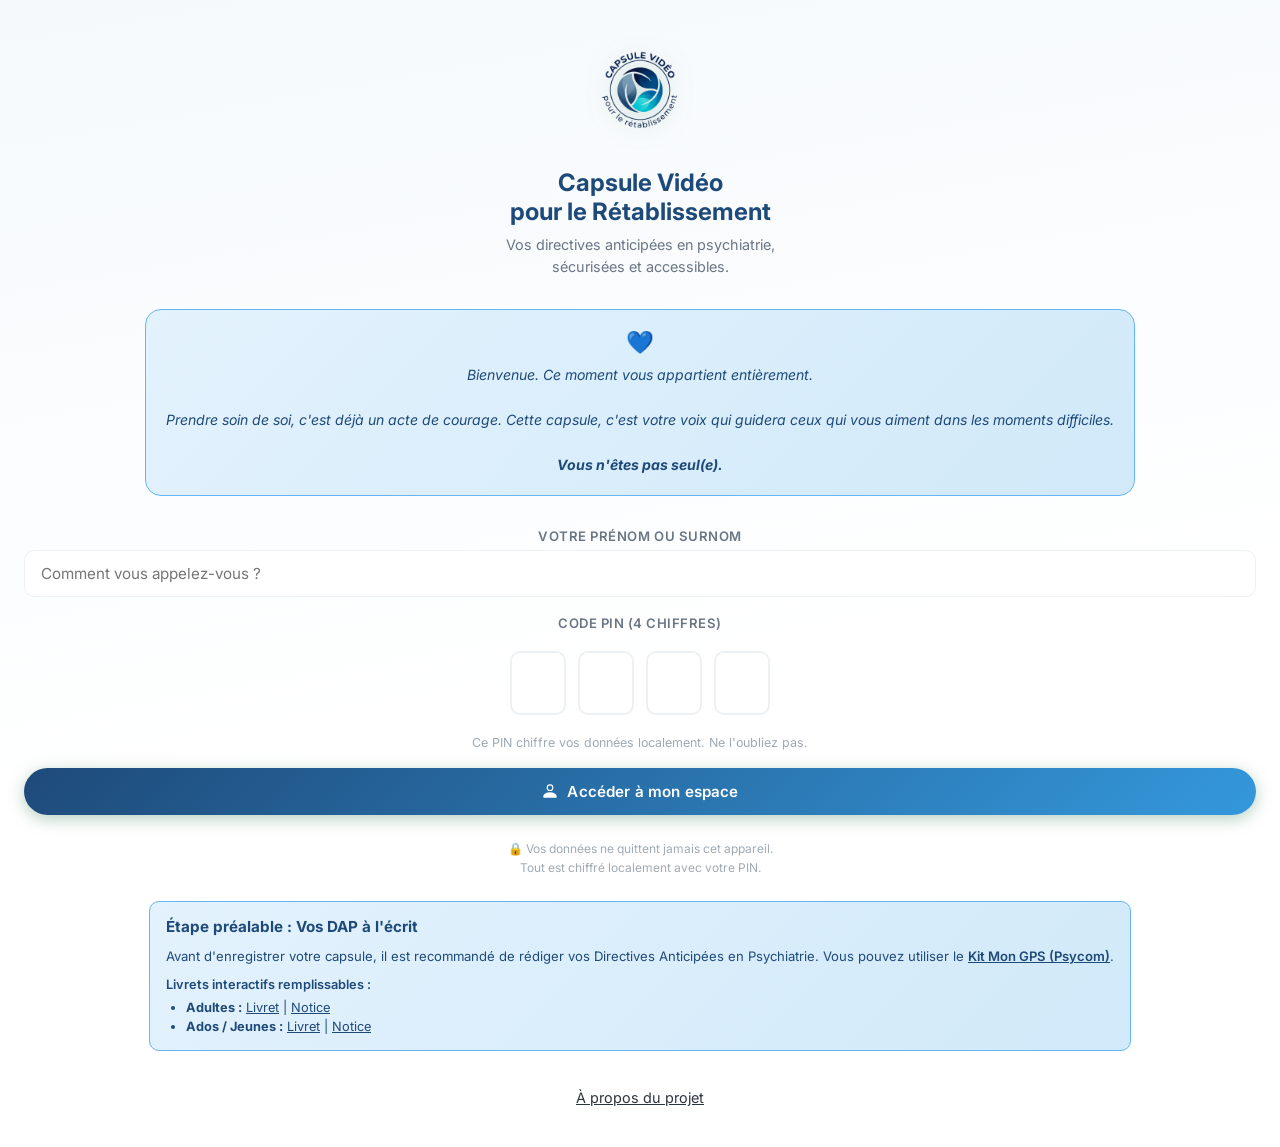
<file: index.html>
<!DOCTYPE html>
<html lang="fr">

<head>
  <meta charset="UTF-8" />
  <meta name="viewport" content="width=device-width, initial-scale=1.0, viewport-fit=cover" />
  <meta name="theme-color" content="#1e4a7a" />
  <meta name="description" content="Enregistrez vos Directives Anticipées en Psychiatrie en toute sécurité." />
  <meta name="apple-mobile-web-app-capable" content="yes" />
  <meta name="apple-mobile-web-app-status-bar-style" content="default" />
  <meta name="apple-mobile-web-app-title" content="Ma Capsule" />
  <title>Capsule Vidéo — Connexion</title>
  <link rel="manifest" href="manifest.json" />
  <link rel="apple-touch-icon" href="icons/LogoBleuFondBlanc.png" />
  <link rel="icon" href="icons/LogoBleuFondBlanc.png" type="image/png" />
  <link rel="stylesheet" href="css/style.css" />
</head>

<body>
  <div class="login-page">

    <!-- Logo -->
    <img src="icons/LogoBleu.png" alt="Logo Capsule Vidéo" class="login-logo" />

    <h1>Capsule Vidéo<br>pour le Rétablissement</h1>
    <p class="tagline">Vos directives anticipées en psychiatrie,<br>sécurisées et accessibles.</p>

    <!-- Message de bienveillance -->
    <div class="bienveillance-banner">
      <div class="heart">💙</div>
      <p>
        Bienvenue. Ce moment vous appartient entièrement.<br><br>
        Prendre soin de soi, c'est déjà un acte de courage.
        Cette capsule, c'est votre voix qui guidera ceux qui vous aiment
        dans les moments difficiles.<br><br>
        <strong>Vous n'êtes pas seul(e).</strong>
      </p>
    </div>

    <!-- Formulaire de connexion -->
    <form class="login-form" id="loginForm" autocomplete="off">
      <div class="form-group">
        <label for="userName">Votre prénom ou surnom</label>
        <input type="text" id="userName" placeholder="Comment vous appelez-vous ?" maxlength="40" required
          autocomplete="off" />
      </div>

      <div class="form-group">
        <label>Code PIN (4 chiffres)</label>
        <div class="pin-input-row">
          <input type="tel" class="pin-digit" id="pin1" maxlength="1" pattern="[0-9]" inputmode="numeric"
            autocomplete="off" />
          <input type="tel" class="pin-digit" id="pin2" maxlength="1" pattern="[0-9]" inputmode="numeric"
            autocomplete="off" />
          <input type="tel" class="pin-digit" id="pin3" maxlength="1" pattern="[0-9]" inputmode="numeric"
            autocomplete="off" />
          <input type="tel" class="pin-digit" id="pin4" maxlength="1" pattern="[0-9]" inputmode="numeric"
            autocomplete="off" />
        </div>
        <p class="mt-8" style="font-size:0.78rem;color:var(--gray-400);text-align:center;">
          Ce PIN chiffre vos données localement. Ne l'oubliez pas.
        </p>
      </div>

      <button type="submit" class="btn btn-primary btn-full" id="loginBtn">
        <svg xmlns="http://www.w3.org/2000/svg" width="18" height="18" fill="currentColor" viewBox="0 0 16 16">
          <path
            d="M8 8a3 3 0 1 0 0-6 3 3 0 0 0 0 6zm2-3a2 2 0 1 1-4 0 2 2 0 0 1 4 0zm4 8c0 1-1 1-1 1H3s-1 0-1-1 1-4 6-4 6 3 6 4z" />
        </svg>
        Accéder à mon espace
      </button>
    </form>

    <p class="mt-24" style="font-size:0.75rem;color:var(--gray-400);text-align:center;line-height:1.6;max-width:300px;">
      🔒 Vos données ne quittent jamais cet appareil.<br>
      Tout est chiffré localement avec votre PIN.
    </p>

    <!-- Étape préalable DAP -->
    <div class="info-box" style="margin-top: 24px; text-align: left; line-height: 1.5;">
      <h3 style="font-size: 0.95rem; color: var(--primary-color); margin-bottom: 8px;">Étape préalable&nbsp;: Vos DAP à
        l'écrit</h3>
      <p style="margin-bottom: 8px;">Avant d'enregistrer votre capsule, il est recommandé de rédiger vos Directives
        Anticipées en Psychiatrie. Vous pouvez utiliser le <a
          href="https://www.psycom.org/agir/la-defense-des-droits/kit-mon-gps/#telecharger-le-livret-mon-gps-697d5fd9e384f"
          target="_blank" rel="noopener"
          style="color:var(--primary-color);font-weight:600;text-decoration:underline;">Kit Mon GPS (Psycom)</a>.</p>

      <p style="margin-bottom: 4px; font-weight: 600; font-size: 0.8rem;">Livrets interactifs remplissables&nbsp;:</p>
      <ul style="margin: 0; padding-left: 20px; font-size: 0.8rem;">
        <li><strong>Adultes :</strong> <a
            href="https://www.psycom.org/wp-content/uploads/2023/11/PSYCOM_GPS_VF_INTERACTIF_2023.pdf" target="_blank"
            rel="noopener" style="color:var(--primary-color);text-decoration:underline;">Livret</a> | <a
            href="https://www.psycom.org/wp-content/uploads/2023/11/PSYCOM_PRISM_monGPS_NOTICE_Usagers.pdf"
            target="_blank" rel="noopener" style="color:var(--primary-color);text-decoration:underline;">Notice</a></li>
        <li><strong>Ados / Jeunes :</strong> <a
            href="https://www.psycom.org/wp-content/uploads/2023/11/PSYCOM_GPS_ADOS_INTERACTIF_2023.pdf" target="_blank"
            rel="noopener" style="color:var(--primary-color);text-decoration:underline;">Livret</a> | <a
            href="https://www.psycom.org/wp-content/uploads/2024/04/PSYCOM_GPS_ADO-JEUNES-ADULTES_Notice_Jeunes_DEF.pdf"
            target="_blank" rel="noopener" style="color:var(--primary-color);text-decoration:underline;">Notice</a></li>
      </ul>
    </div>

    <div id="installWrapper" style="display:none; background:var(--blue-pale); border:1px solid var(--blue-mid); padding:16px; border-radius:12px; text-align:center; margin-top:20px;">
      <p id="installHint" class="install-hint" style="font-size:0.85rem; color:var(--blue-dark); margin:0 0 12px 0;">
        📱 Pour installer l'application sur votre écran d'accueil :
      </p>

      <!-- Bouton installation PWA -->
      <button id="installBtn" class="btn-install" style="margin: 0 auto; width:100%; display:inline-flex;"
        aria-label="Installer l'application sur votre téléphone">
        <svg xmlns="http://www.w3.org/2000/svg" width="20" height="20" fill="currentColor" viewBox="0 0 16 16">
          <path
            d="M.5 9.9a.5.5 0 0 1 .5.5v2.5a1 1 0 0 0 1 1h12a1 1 0 0 0 1-1v-2.5a.5.5 0 0 1 1 0v2.5a2 2 0 0 1-2 2H2a2 2 0 0 1-2-2v-2.5a.5.5 0 0 1 .5-.5z" />
          <path
            d="M7.646 11.854a.5.5 0 0 0 .708 0l3-3a.5.5 0 0 0-.708-.708L8.5 10.293V1.5a.5.5 0 0 0-1 0v8.793L5.354 8.146a.5.5 0 1 0-.708.708l3 3z" />
        </svg>
        Installer l'application
      </button>
    </div>

    <div style="text-align:center; margin-top: 20px;">
      <a href="about.html" style="color:var(--gray-500); font-size: 0.9rem; text-decoration: underline;">À propos du
        projet</a>
    </div>
  </div>

  <div id="toast" class="toast"></div>

  <script type="module">
    import { setState, registerSW, showToast, getState } from './js/app.js';

    registerSW();

    // Mode Anti-Retour : Si déjà connecté, redirection auto vers le dashboard
    const state = getState();
    if (state.name && state.pin) {
      window.location.replace('dashboard.html');
    }

    // ── Installation PWA ───────────────────────────────────────────────────────
    let deferredPrompt = null;
    const installWrapper = document.getElementById('installWrapper');
    const installBtn = document.getElementById('installBtn');
    const installHint = document.getElementById('installHint');

    // Si déjà installée en standalone, ne rien afficher
    const isStandalone = window.matchMedia('(display-mode: standalone)').matches
      || window.navigator.standalone === true;

    if (!isStandalone) {
      // Android / Chrome : événement natif
      window.addEventListener('beforeinstallprompt', e => {
        e.preventDefault();
        deferredPrompt = e;
        installWrapper.style.display = 'block';
      });

      // iOS : pas d'événement natif → afficher un message guidé impérativement sur Safari
      const isIOS = /iphone|ipad|ipod/i.test(navigator.userAgent);
      const isSafari = /^((?!chrome|android|crios|fxios).)*safari/i.test(navigator.userAgent);

      if (isIOS) {
        if (isSafari) {
          installHint.innerHTML = `
          <strong>📱 Installation sur iPhone/iPad :</strong><br>
          1. Appuyez sur le bouton de partage <span style="font-size:1.2rem; vertical-align:middle;">⬆</span> en bas (ou haut) de Safari.<br>
          2. Choisissez <strong>« Sur l'écran d'accueil »</strong>.
        `;
          installBtn.style.display = 'none';
          installWrapper.style.display = 'block';
        } else {
          installHint.innerHTML = `
          <strong>⚠️ Attention :</strong><br>
          Pour installer cette application sur iPhone, vous devez <strong>impérativement utiliser Safari</strong> (le bouton d'installation est bloqué sur Chrome ou Facebook).
        `;
          installBtn.style.display = 'none';
          installWrapper.style.display = 'block';
        }
      }

      installBtn.addEventListener('click', async () => {
        if (deferredPrompt) {
          // Android/Chrome : déclencher la boîte de dialogue native
          deferredPrompt.prompt();
          const { outcome } = await deferredPrompt.userChoice;
          if (outcome === 'accepted') {
            installWrapper.style.display = 'none';
            showToast('✅ Application installée avec succès !');
          }
          deferredPrompt = null;
        } else {
          // iOS : afficher les instructions
          showToast('Sur iOS&nbsp;: appuyez sur  ⬆  puis «&nbsp;Sur l\'écran d\'accueil&nbsp;»', 5000);
        }
      });

      // Masquer si l'utilisateur installe depuis ailleurs
      window.addEventListener('appinstalled', () => {
        installWrapper.style.display = 'none';
      });
    }

    // ── PIN auto-advance ───────────────────────────────────────────────────────
    const pins = document.querySelectorAll('.pin-digit');
    pins.forEach((input, i) => {
      input.addEventListener('input', () => {
        input.value = input.value.replace(/\D/g, '');
        if (input.value && i < pins.length - 1) pins[i + 1].focus();
      });
      input.addEventListener('keydown', e => {
        if (e.key === 'Backspace' && !input.value && i > 0) pins[i - 1].focus();
      });
    });

    // Nettoyage de sécurité au chargement/retour
    const clearInputs = () => {
      document.getElementById('userName').value = '';
      pins.forEach(p => p.value = '');
    };
    window.addEventListener('pageshow', clearInputs);
    clearInputs();

    document.getElementById('loginForm').addEventListener('submit', e => {
      e.preventDefault();
      const name = document.getElementById('userName').value.trim();
      const pin = Array.from(pins).map(p => p.value).join('');

      if (!name) { showToast('Veuillez entrer votre prénom.'); return; }
      if (pin.length !== 4) { showToast('Veuillez entrer votre code PIN à 4 chiffres.'); return; }

      setState({ name, pin });
      window.location.replace('dashboard.html');
    });
  </script>
</body>

</html>
</file>
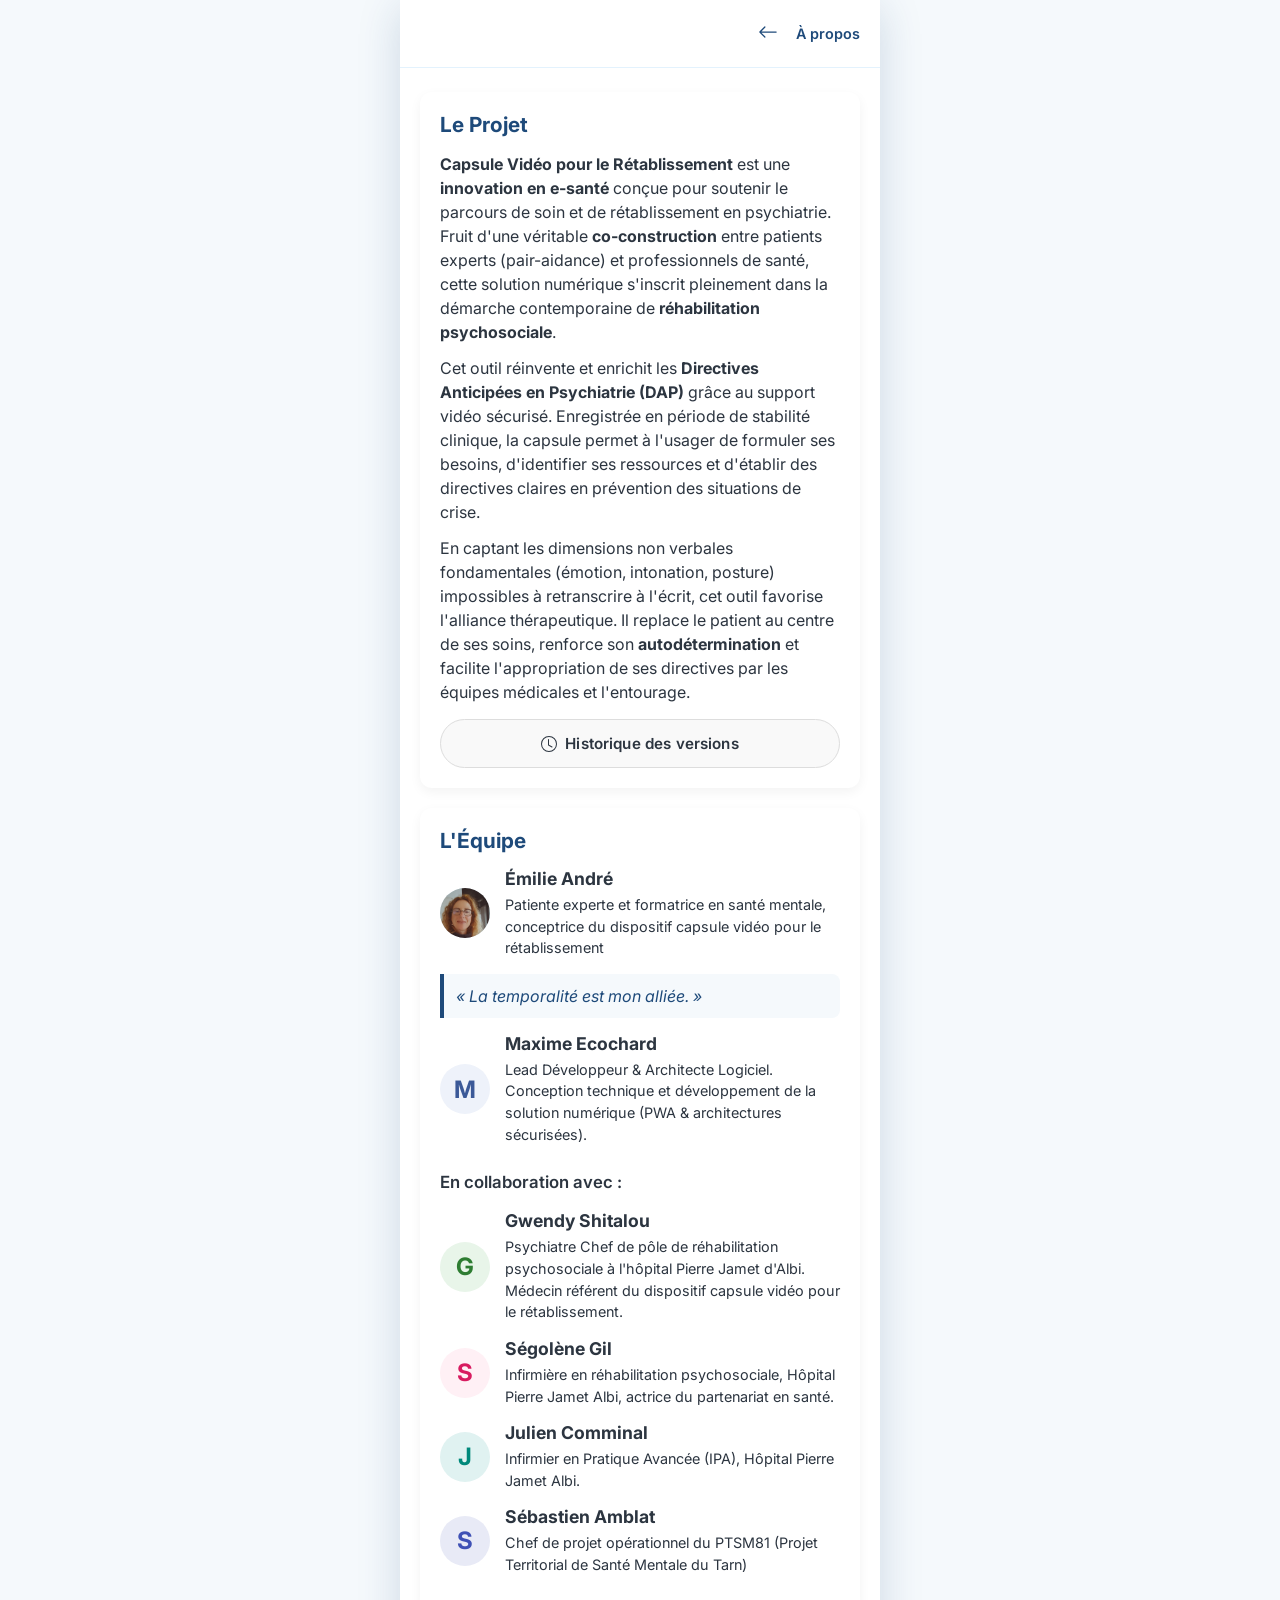
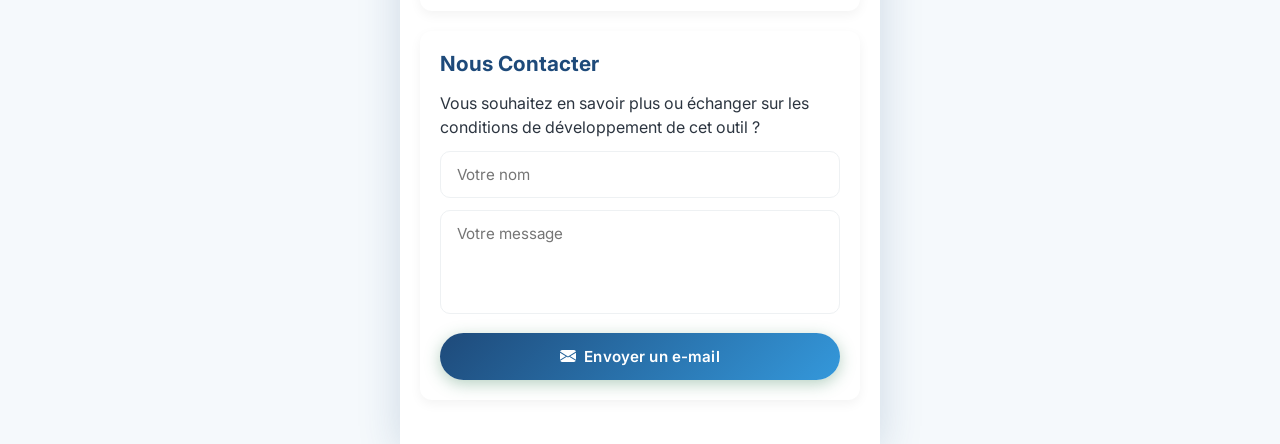
<file: about.html>
<!DOCTYPE html>
<html lang="fr">

<head>
    <meta charset="UTF-8" />
    <meta name="viewport" content="width=device-width, initial-scale=1.0, viewport-fit=cover" />
    <meta name="theme-color" content="#1e4a7a" />
    <title>À propos — Capsule Vidéo</title>
    <link rel="manifest" href="manifest.json" />
    <link rel="apple-touch-icon" href="icons/LogoBleu.png" />
    <link rel="stylesheet" href="css/style.css" />
    <style>
        .about-section {
            background: white;
            padding: 20px;
            border-radius: 12px;
            margin-bottom: 20px;
            box-shadow: 0 4px 12px rgba(0, 0, 0, 0.05);
        }

        .about-section h2 {
            color: var(--primary-color);
            margin-bottom: 15px;
            font-size: 1.3rem;
        }

        .about-section h3 {
            color: var(--text-color);
            margin-bottom: 5px;
            font-size: 1.1rem;
        }

        .about-section p {
            margin-bottom: 12px;
            line-height: 1.5;
            color: var(--gray-500);
        }

        .profile {
            display: flex;
            align-items: center;
            gap: 15px;
            margin-bottom: 15px;
        }

        .profile-icon {
            width: 50px;
            height: 50px;
            background: var(--secondary-color);
            color: var(--primary-color);
            border-radius: 50%;
            display: flex;
            align-items: center;
            justify-content: center;
            font-size: 1.5rem;
            font-weight: bold;
            flex-shrink: 0;
            overflow: hidden;
            /* Assure que l'image ne dépasse pas */
        }

        .profile-icon img {
            width: 100%;
            height: 100%;
            object-fit: cover;
            object-position: center 25%;
        }

        .quote {
            font-style: italic;
            background: #f5f9fc;
            padding: 12px;
            border-left: 4px solid var(--primary-color);
            margin-bottom: 15px;
            border-radius: 0 8px 8px 0;
            color: #1e4a7a;
        }
    </style>
</head>

<body>
    <div class="app-shell">
        <header class="app-header">
            <button class="header-back" id="backBtn" title="Retour">
                <svg xmlns="http://www.w3.org/2000/svg" width="20" height="20" fill="currentColor" viewBox="0 0 16 16">
                    <path fill-rule="evenodd"
                        d="M15 8a.5.5 0 0 0-.5-.5H2.707l3.147-3.146a.5.5 0 1 0-.708-.708l-4 4a.5.5 0 0 0 0 .708l4 4a.5.5 0 0 0 .708-.708L2.707 8.5H14.5A.5.5 0 0 0 15 8z" />
                </svg>
            </button>
            <div>
                <h1>À propos</h1>
            </div>
        </header>

        <main class="page">
            <div class="about-section">
                <h2>Le Projet</h2>
                <!-- Ancienne version
                <p><strong>Capsule Vidéo pour le Rétablissement</strong> est un outil thérapeutique innovant en santé
                    mentale, créé par une personne concernée pour ses pairs.</p>
                <p>Cet outil s'inscrit dans le champ des <strong>Directives Anticipées en Psychiatrie (DAP)</strong>. Il
                    prend la forme d'un enregistrement vidéo court, réalisé en période de stabilité, permettant à la
                    personne de se présenter, de nommer sa pathologie, d'énoncer ses besoins et de se transmettre un
                    message d'espoir en cas de rechute.</p>
                <p>Le support vidéo permet de transmettre des dimensions non verbales fondamentales (émotion,
                    intonation, posture), renforçant l'autodétermination et facilitant l'appropriation du message par
                    les professionnels et les proches.</p>
                -->

                <p><strong>Capsule Vidéo pour le Rétablissement</strong> est une <strong>innovation en e-santé</strong>
                    conçue pour soutenir le parcours de soin et de rétablissement en psychiatrie. Fruit d'une véritable
                    <strong>co-construction</strong> entre patients experts (pair-aidance) et professionnels de santé,
                    cette solution numérique s'inscrit pleinement dans la démarche contemporaine de
                    <strong>réhabilitation psychosociale</strong>.</p>
                <p>Cet outil réinvente et enrichit les <strong>Directives Anticipées en Psychiatrie (DAP)</strong> grâce
                    au support vidéo sécurisé. Enregistrée en période de stabilité clinique, la capsule permet à
                    l'usager de formuler ses besoins, d'identifier ses ressources et d'établir des directives claires en
                    prévention des situations de crise.</p>
                <p>En captant les dimensions non verbales fondamentales (émotion, intonation, posture) impossibles à
                    retranscrire à l'écrit, cet outil favorise l'alliance thérapeutique. Il replace le patient au centre
                    de ses soins, renforce son <strong>autodétermination</strong> et facilite l'appropriation de ses
                    directives par les équipes médicales et l'entourage.</p>

                <a href="changelog.html" class="btn btn-secondary"
                    style="width: 100%; margin-top: 15px; display: flex; justify-content: center; gap: 8px; border: 1px solid #ddd; background: #f9f9f9; color: var(--text-color);">
                    <svg xmlns="http://www.w3.org/2000/svg" width="16" height="16" fill="currentColor"
                        viewBox="0 0 16 16">
                        <path d="M8 3.5a.5.5 0 0 0-1 0V9a.5.5 0 0 0 .252.434l3.5 2a.5.5 0 0 0 .496-.868L8 8.71V3.5z" />
                        <path d="M8 16A8 8 0 1 0 8 0a8 8 0 0 0 0 16zm7-8A7 7 0 1 1 1 8a7 7 0 0 1 14 0z" />
                    </svg>
                    Historique des versions
                </a>
            </div>

            <div class="about-section">
                <h2>L'Équipe</h2>

                <div class="profile">
                    <div class="profile-icon"><img src="icons/PhotoProfilEmilie.jpg" alt="Émilie André"></div>
                    <div>
                        <h3>Émilie André</h3>
                        <p style="margin:0; font-size: 0.9rem;">Patiente experte et formatrice en santé mentale,
                            conceptrice du dispositif capsule vidéo pour le rétablissement</p>
                    </div>
                </div>
                <div class="quote">«&nbsp;La temporalité est mon alliée.&nbsp;»</div>

                <div class="profile">
                    <div class="profile-icon" style="background: #eef2fa; color: #3b5998;">M</div>
                    <div>
                        <h3>Maxime Ecochard</h3>
                        <p style="margin:0; font-size: 0.9rem;">Lead Développeur &amp; Architecte
                            Logiciel.<br>Conception technique et développement de la solution numérique (PWA &amp;
                            architectures sécurisées).</p>
                    </div>
                </div>

                <p
                    style="margin-top: 25px; margin-bottom: 15px; color: var(--text-color); font-size: 1.05rem; font-weight: 600;">
                    En collaboration avec&nbsp;:</p>

                <div class="profile">
                    <div class="profile-icon" style="background: #e8f5e9; color: #2e7d32;">G</div>
                    <div>
                        <h3>Gwendy Shitalou</h3>
                        <p style="margin:0; font-size: 0.9rem;">Psychiatre Chef de pôle de réhabilitation psychosociale
                            à l'hôpital Pierre Jamet d'Albi. Médecin référent du dispositif capsule vidéo pour le
                            rétablissement.</p>
                    </div>
                </div>

                <div class="profile">
                    <div class="profile-icon" style="background: #fff0f5; color: #d81b60;">S</div>
                    <div>
                        <h3>Ségolène Gil</h3>
                        <p style="margin:0; font-size: 0.9rem;">Infirmière en réhabilitation psychosociale, Hôpital
                            Pierre Jamet Albi, actrice du partenariat en santé.</p>
                    </div>
                </div>

                <div class="profile">
                    <div class="profile-icon" style="background: #e0f2f1; color: #00897b;">J</div>
                    <div>
                        <h3>Julien Comminal</h3>
                        <p style="margin:0; font-size: 0.9rem;">Infirmier en Pratique Avancée (IPA), Hôpital
                            Pierre Jamet Albi.</p>
                    </div>
                </div>

                <div class="profile">
                    <div class="profile-icon" style="background: #e8eaf6; color: #3f51b5;">S</div>
                    <div>
                        <h3>Sébastien Amblat</h3>
                        <p style="margin:0; font-size: 0.9rem;">Chef de projet opérationnel du PTSM81 (Projet
                            Territorial de Santé Mentale du Tarn)</p>
                    </div>
                </div>
            </div>

            <div class="about-section">
                <h2>Nous Contacter</h2>
                <p>Vous souhaitez en savoir plus ou échanger sur les conditions de développement de cet outil ?</p>
                <form id="contactForm" onsubmit="event.preventDefault(); sendEmail();">
                    <input type="text" id="contactName" class="input-field" placeholder="Votre nom" required
                        style="margin-bottom: 12px;" />
                    <textarea id="contactMessage" class="input-field" placeholder="Votre message" rows="4" required
                        style="margin-bottom: 15px; resize: none;"></textarea>
                    <button type="submit" class="btn btn-primary"
                        style="width: 100%; display: flex; justify-content: center; gap: 8px;">
                        <svg xmlns="http://www.w3.org/2000/svg" width="16" height="16" fill="currentColor"
                            viewBox="0 0 16 16">
                            <path
                                d="M.05 3.555A2 2 0 0 1 2 2h12a2 2 0 0 1 1.95 1.555L8 8.414.05 3.555ZM0 4.697v7.104l5.803-3.558L0 4.697ZM6.761 8.83l-6.57 4.027A2 2 0 0 0 2 14h12a2 2 0 0 0 1.808-1.144l-6.57-4.027L8 9.586l-1.239-.757Zm3.436-.586L16 11.801V4.697l-5.803 3.546Z" />
                        </svg>
                        Envoyer un e-mail
                    </button>
                </form>
            </div>
        </main>
    </div>

    <script type="module">
        import { requireAuth, navigate } from './js/app.js';

        document.getElementById('backBtn').addEventListener('click', () => {
            const state = JSON.parse(sessionStorage.getItem('capsule_user')) || {};
            const isLogged = state.name && state.pin;
            const homePage = isLogged ? 'dashboard.html' : 'index.html';

            if (document.referrer && !document.referrer.includes('changelog.html') && !document.referrer.includes('about.html')) {
                window.history.back();
            } else {
                window.location.replace(homePage);
            }
        });

        // Sécurité : Re-vérifier l'auth si on revient sur la page via le cache
        window.addEventListener('pageshow', () => {
            const state = JSON.parse(sessionStorage.getItem('capsule_user')) || {};
            const isLogged = state.name && state.pin;
            // Si on était loggué mais qu'on ne l'est plus (ex: auto-lock), on dégage
            if (sessionStorage.getItem('was_logged') === 'true' && !isLogged) {
                window.location.replace('index.html');
            }
            if (isLogged) sessionStorage.setItem('was_logged', 'true');
        });

        function sendEmail() {
            const name = document.getElementById('contactName').value;
            const message = document.getElementById('contactMessage').value;
            const subject = encodeURIComponent("Contact depuis l'application&nbsp;: Capsule Vidéo");

            let body = "Bonjour Émilie,\n\n";
            body += message + "\n\n";
            body += "Cordialement,\n" + name;

            window.location.href = `mailto:milieandre973@gmail.com?subject=${subject}&body=${encodeURIComponent(body)}`;
        }
        window.sendEmail = sendEmail;
    </script>
</body>

</html>
</file>
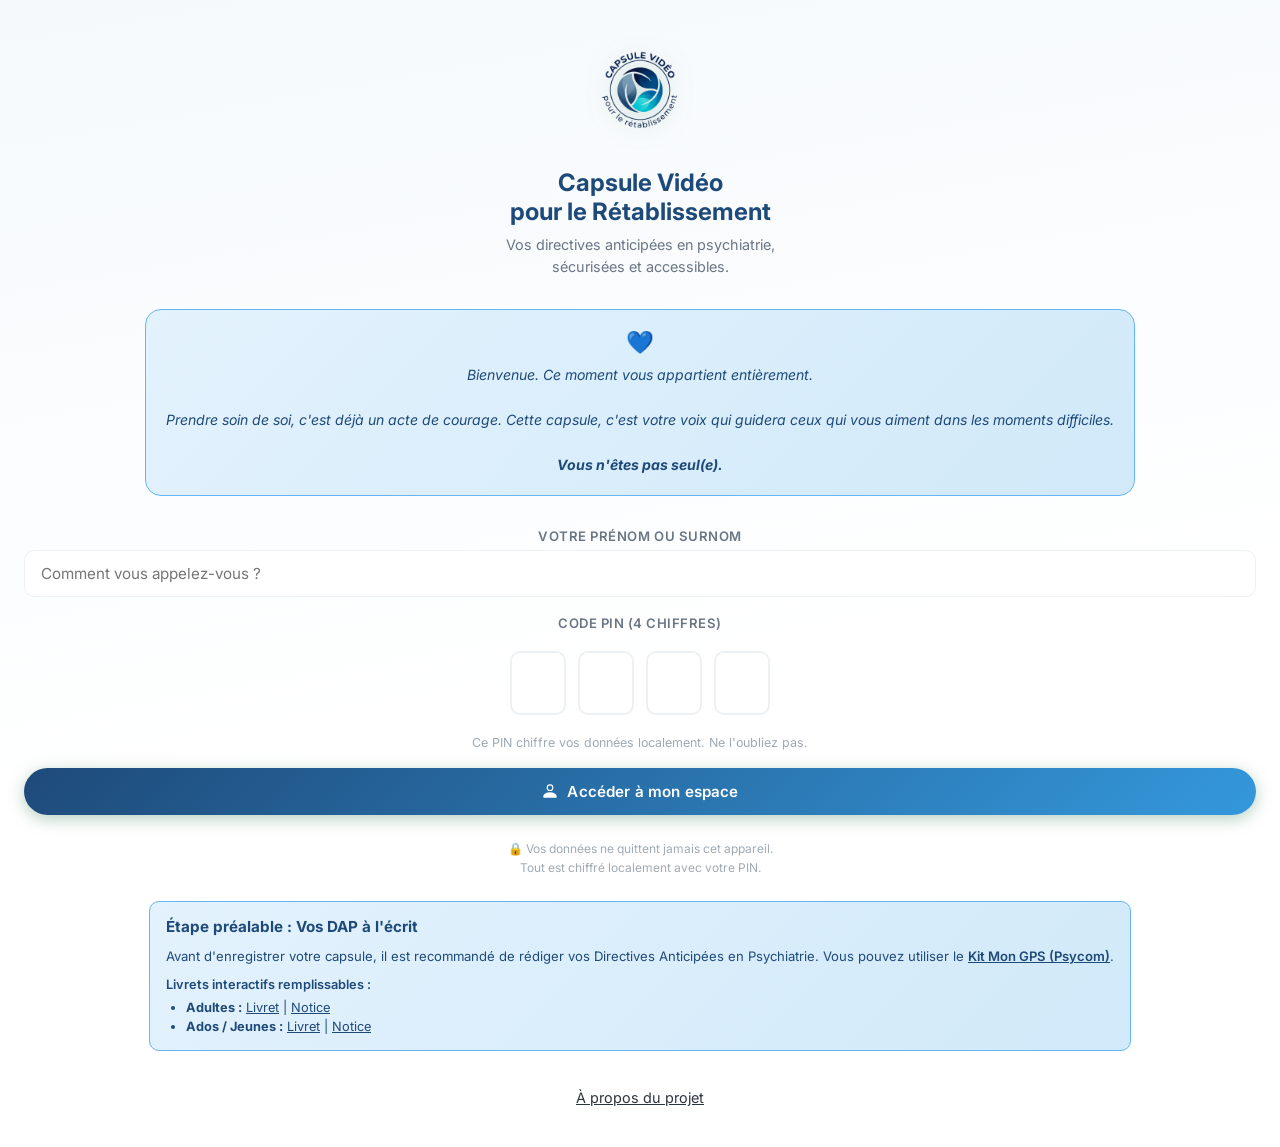
<file: access.html>
<!DOCTYPE html>
<html lang="fr">

<head>
    <meta charset="UTF-8" />
    <meta name="viewport" content="width=device-width, initial-scale=1.0, viewport-fit=cover" />
    <meta name="theme-color" content="#1e4a7a" />
    <title>Gestion des Accès — Capsule Vidéo</title>
    <link rel="manifest" href="manifest.json" />
    <link rel="apple-touch-icon" href="icons/LogoBleu.png" />
    <link rel="stylesheet" href="css/style.css" />
</head>

<body>
    <div class="app-shell">

        <!-- Header -->
        <header class="app-header">
            <div class="logo-wrap">
                <img src="icons/LogoBleu.png" alt="Logo" />
            </div>
            <div>
                <h1>Gestion des accès</h1>
                <span class="subtitle">Qui peut voir ma capsule</span>
            </div>
        </header>

        <!-- Content -->
        <main class="page">

            <div class="info-box">
                🔐 Définissez les personnes autorisées à visualiser votre capsule, vous la faire visualiser en cas
                d’urgence et la montrer au personnel soignant.
                Vous pouvez révoquer un accès à tout moment. Les données restent sur cet appareil.
            </div>

            <!-- Current access list -->
            <p class="section-title">Personnes autorisées</p>
            <div class="card" id="accessList" style="padding:12px 20px;">
                <p style="color:var(--gray-400);font-size:0.85rem;text-align:center;padding:16px 0;">Chargement…</p>
            </div>

            <!-- Add person form -->
            <p class="section-title mt-16">Ajouter une personne</p>
            <div class="card">
                <form id="addPersonForm" autocomplete="off">
                    <input type="hidden" id="acc-id" />
                    <div class="form-group">
                        <label for="acc-name">Nom complet</label>
                        <input type="text" id="acc-name" placeholder="Dr. Martin, Sophie D…" maxlength="60" required />
                    </div>

                    <div class="form-group">
                        <label for="acc-role">Rôle</label>
                        <select id="acc-role" required>
                            <option value="">— Choisir un rôle —</option>
                            <option value="soignant">Soignant(e) — Médecin, infirmier(e)…</option>
                            <option value="confiance">Personne de confiance</option>
                            <option value="famille">Famille / Proche</option>
                        </select>
                    </div>

                    <div class="form-row" style="display:grid; grid-template-columns: 1fr 1fr; gap:12px;">
                        <div class="form-group">
                            <label for="acc-email">Email (optionnel)</label>
                            <input type="email" id="acc-email" placeholder="mail@exemple.fr" maxlength="80" />
                        </div>
                        <div class="form-group">
                            <label for="acc-phone">Téléphone (optionnel)</label>
                            <input type="tel" id="acc-phone" placeholder="06.." maxlength="30" />
                        </div>
                    </div>

                    <button type="submit" class="btn btn-primary btn-full" id="submitBtn">
                        <svg xmlns="http://www.w3.org/2000/svg" width="16" height="16" fill="currentColor"
                            viewBox="0 0 16 16">
                            <path
                                d="M8 4a.5.5 0 0 1 .5.5v3h3a.5.5 0 0 1 0 1h-3v3a.5.5 0 0 1-1 0v-3h-3a.5.5 0 0 1 0-1h3v-3A.5.5 0 0 1 8 4z" />
                        </svg>
                        <span id="submitBtnText">Ajouter cette personne</span>
                    </button>
                    <button type="button" id="cancelEdit" class="btn btn-secondary btn-sm btn-full mt-12" style="display:none;">
                        Annuler la modification
                    </button>
                </form>
            </div>

            <!-- Note légale -->
            <div class="card-muted" style="font-size:0.8rem;color:var(--gray-600);line-height:1.6;">
                <strong style="color:var(--blue-dark);">📋 Note&nbsp;:</strong> Les accès définis ici sont indicatifs et
                stockés localement sur votre appareil.
            </div>

            <div class="danger-zone mt-16 mb-16">
                <p style="font-size:0.85rem;color:var(--danger);font-weight:600;margin-bottom:8px;">⚠️ Zone sensible</p>
                <p style="font-size:0.8rem;color:#c0392b;margin-bottom:12px;">
                    Révoquer tous les accès supprime la liste des destinataires, mais pas votre capsule vidéo.
                </p>
                <button class="btn btn-danger btn-sm btn-full" id="revokeAllBtn">
                    Révoquer tous les accès
                </button>
            </div>

        </main>

        <!-- Friction Modal -->
        <div class="modal-overlay" id="frictionModal">
            <div class="modal-content">
                <h2 class="modal-title" style="color:var(--danger)">Vérification de sécurité ⚠️</h2>
                <p style="font-size:0.85rem; color:var(--gray-600); margin-bottom: 20px;" id="frictionMessage">
                    Pour éviter toute suppression accidentelle, veuillez confirmer votre identité.
                </p>
                <form id="frictionForm">
                    <div class="form-group">
                        <label for="frict-email">Re-saisissez votre Email (celui du profil)</label>
                        <input type="email" id="frict-email" placeholder="Email exact" required />
                    </div>
                    <div class="form-group">
                        <label for="frict-pin">Code PIN (4 chiffres)</label>
                        <input type="tel" id="frict-pin" placeholder="••••" maxlength="4" required style="-webkit-text-security: disc; letter-spacing: 0.2em; font-size:1.2rem; text-align:center;" />
                    </div>
                    <div id="frictionCheckGroup" style="display:none; margin-bottom: 12px; background:var(--blue-pale); padding:10px; border-radius:8px;">
                        <label style="display:flex; align-items:flex-start; gap:8px; font-weight:normal; font-size:0.8rem; color:var(--blue-dark); cursor:pointer; margin:0;">
                            <input type="checkbox" id="frict-keepLastContact" checked style="width:18px; height:18px; margin-top:2px;" />
                            <span style="flex:1;">Conserver le dernier contact ajouté (<span id="lastContactName"></span>) en ultime secours.</span>
                        </label>
                    </div>
                    <div style="display:flex; gap:12px; margin-top:20px;">
                        <button type="button" class="btn btn-secondary btn-full" id="closeFrictionBtn" style="background:var(--gray-200); color:var(--gray-600); border:none;">Annuler</button>
                        <button type="submit" class="btn btn-danger btn-full" id="submitFrictionBtn">Confirmer</button>
                    </div>
                </form>
            </div>
        </div>

        <!-- Bottom Nav -->
        <nav class="bottom-nav">
            <a class="nav-item" href="dashboard.html">
                <svg xmlns="http://www.w3.org/2000/svg" width="22" height="22" fill="currentColor" viewBox="0 0 16 16">
                    <path
                        d="M8.354 1.146a.5.5 0 0 0-.708 0l-6 6A.5.5 0 0 0 1.5 7.5v7a.5.5 0 0 0 .5.5h4.5a.5.5 0 0 0 .5-.5v-4h2v4a.5.5 0 0 0 .5.5H14a.5.5 0 0 0 .5-.5v-7a.5.5 0 0 0-.146-.354L13 5.793V2.5a.5.5 0 0 0-.5-.5h-1a.5.5 0 0 0-.5.5v1.293L8.354 1.146z" />
                </svg>
                Accueil
            </a>
            <a class="nav-item" href="record.html">
                <svg xmlns="http://www.w3.org/2000/svg" width="22" height="22" fill="currentColor" viewBox="0 0 16 16">
                    <path
                        d="M0 5a2 2 0 0 1 2-2h7.5a2 2 0 0 1 1.983 1.738l3.11-1.382A1 1 0 0 1 16 4.269v7.462a1 1 0 0 1-1.406.913l-3.111-1.382A2 2 0 0 1 9.5 13H2a2 2 0 0 1-2-2V5z" />
                </svg>
                Enregistrer
            </a>
            <a class="nav-item active" href="access.html">
                <svg xmlns="http://www.w3.org/2000/svg" width="22" height="22" fill="currentColor" viewBox="0 0 16 16">
                    <path d="M7 14s-1 0-1-1 1-4 5-4 5 3 5 4-1 1-1 1H7zm4-6a3 3 0 1 0 0-6 3 3 0 0 0 0 6z" />
                    <path fill-rule="evenodd"
                        d="M5.216 14A2.238 2.238 0 0 1 5 13c0-1.355.68-2.75 1.936-3.72A6.325 6.325 0 0 0 5 9c-4 0-5 3-5 4s1 1 1 1h4.216z" />
                    <path d="M4.5 8a2.5 2.5 0 1 0 0-5 2.5 2.5 0 0 0 0 5z" />
                </svg>
                Accès
            </a>
            <a class="nav-item" href="about.html">
                <svg xmlns="http://www.w3.org/2000/svg" width="22" height="22" fill="currentColor" viewBox="0 0 16 16">
                    <path d="M8 15A7 7 0 1 1 8 1a7 7 0 0 1 0 14zm0 1A8 8 0 1 0 8 0a8 8 0 0 0 0 16z" />
                    <path
                        d="m8.93 6.588-2.29.287-.082.38.45.083c.294.07.352.176.288.469l-.738 3.468c-.194.897.105 1.319.808 1.319.545 0 1.178-.252 1.465-.598l.088-.416c-.2.176-.492.246-.686.246-.275 0-.375-.193-.304-.533L8.93 6.588zM9 4.5a1 1 0 1 1-2 0 1 1 0 0 1 2 0z" />
                </svg>
                À propos
            </a>
        </nav>

    </div>
    <div id="toast" class="toast"></div>

    <script type="module">
        import { requireAuth, showToast, addHistoryEntry, getUserProfile, getState, getAccessList, removeAccessPerson } from './js/app.js';
        import { renderAccessList, handleAddPerson, cancelEdit } from './js/access.js';

        // Sécurité : Vérification immédiate au chargement/retour
        if (!requireAuth()) throw new Error('Not authenticated');
        window.addEventListener('pageshow', () => {
            if (!requireAuth()) return;
        });

        const state = getState();
        const listEl = document.getElementById('accessList');
        const addForm = document.getElementById('addPersonForm');

        renderAccessList(listEl);

        addForm.addEventListener('submit', async e => {
            e.preventDefault();
            await handleAddPerson(addForm, listEl);
        });

        document.getElementById('cancelEdit').addEventListener('click', () => {
            cancelEdit(addForm);
        });

        // Friction Logic setup
        let frictionAction = null; 
        const frictionModal = document.getElementById('frictionModal');
        const frictionForm = document.getElementById('frictionForm');

        window.requestFrictionVerification = async function(onConfirmCallback, messageTitle, btnText, list) {
            const profile = await getUserProfile(state.name);
            if (!profile || !profile.email) {
                showToast("Veuillez d'abord configurer un Email dans votre profil (sur l'accueil) pour valider cette action de sécurité.");
                return;
            }

            const checkGroup = document.getElementById('frictionCheckGroup');
            if (list && list.length > 0) {
                const sortedList = [...list].sort((a,b) => new Date(b.addedAt || 0) - new Date(a.addedAt || 0));
                const lastContact = sortedList[0];
                document.getElementById('lastContactName').textContent = lastContact.name;
                checkGroup.style.display = 'block';
                frictionAction = () => onConfirmCallback(document.getElementById('frict-keepLastContact').checked, lastContact);
            } else {
                checkGroup.style.display = 'none';
                frictionAction = onConfirmCallback;
            }

            document.getElementById('frictionMessage').innerText = messageTitle || "Veuillez confirmer votre identité.";
            document.getElementById('submitFrictionBtn').innerText = btnText || "Confirmer";
            document.getElementById('frict-email').value = '';
            document.getElementById('frict-pin').value = '';
            frictionModal.style.display = 'flex';
        };

        frictionForm.addEventListener('submit', async e => {
            e.preventDefault();
            const emailInput = document.getElementById('frict-email').value.trim();
            const pinInput = document.getElementById('frict-pin').value.trim();
            const profile = await getUserProfile(state.name);
            
            if (emailInput.toLowerCase() !== profile.email.toLowerCase()) {
                showToast("L'adresse email ne correspond pas à celle de votre profil.");
                return;
            }
            if (pinInput !== state.pin) {
                showToast("Le code PIN est incorrect.");
                return;
            }
            frictionModal.style.display = 'none';
            if (frictionAction) {
                frictionAction();
                frictionAction = null;
            }
        });

        document.getElementById('closeFrictionBtn').addEventListener('click', () => {
             frictionModal.style.display = 'none';
             frictionAction = null;
        });

        // Revoke all
        document.getElementById('revokeAllBtn').addEventListener('click', async () => {
            const list = await getAccessList();
            if (list.length === 0) {
                showToast('Aucun accès à révoquer.');
                return;
            }

            window.requestFrictionVerification(async (keepLast, lastContact) => {
                let revokedCount = 0;
                let keptCount = 0;

                for (const p of list) {
                    if (keepLast && lastContact && p.id === lastContact.id) {
                        keptCount++;
                        continue;
                    }
                    await removeAccessPerson(p.id);
                    revokedCount++;
                }

                try {
                    await addHistoryEntry({
                        type: 'access_revoke_all',
                        details: { count: revokedCount, kept: keptCount }
                    });
                } catch (e) { console.warn('History log error:', e); }

                if (keptCount > 0) {
                    showToast(`${revokedCount} accès révoqué(s). ${lastContact.name} conservé.`);
                } else {
                    showToast('Tous les accès ont été révoqués.');
                }
                renderAccessList(listEl);
            }, "Révoquer TOUS les accès ?", "Révoquer", list);
        });
    </script>
</body>

</html>
</file>
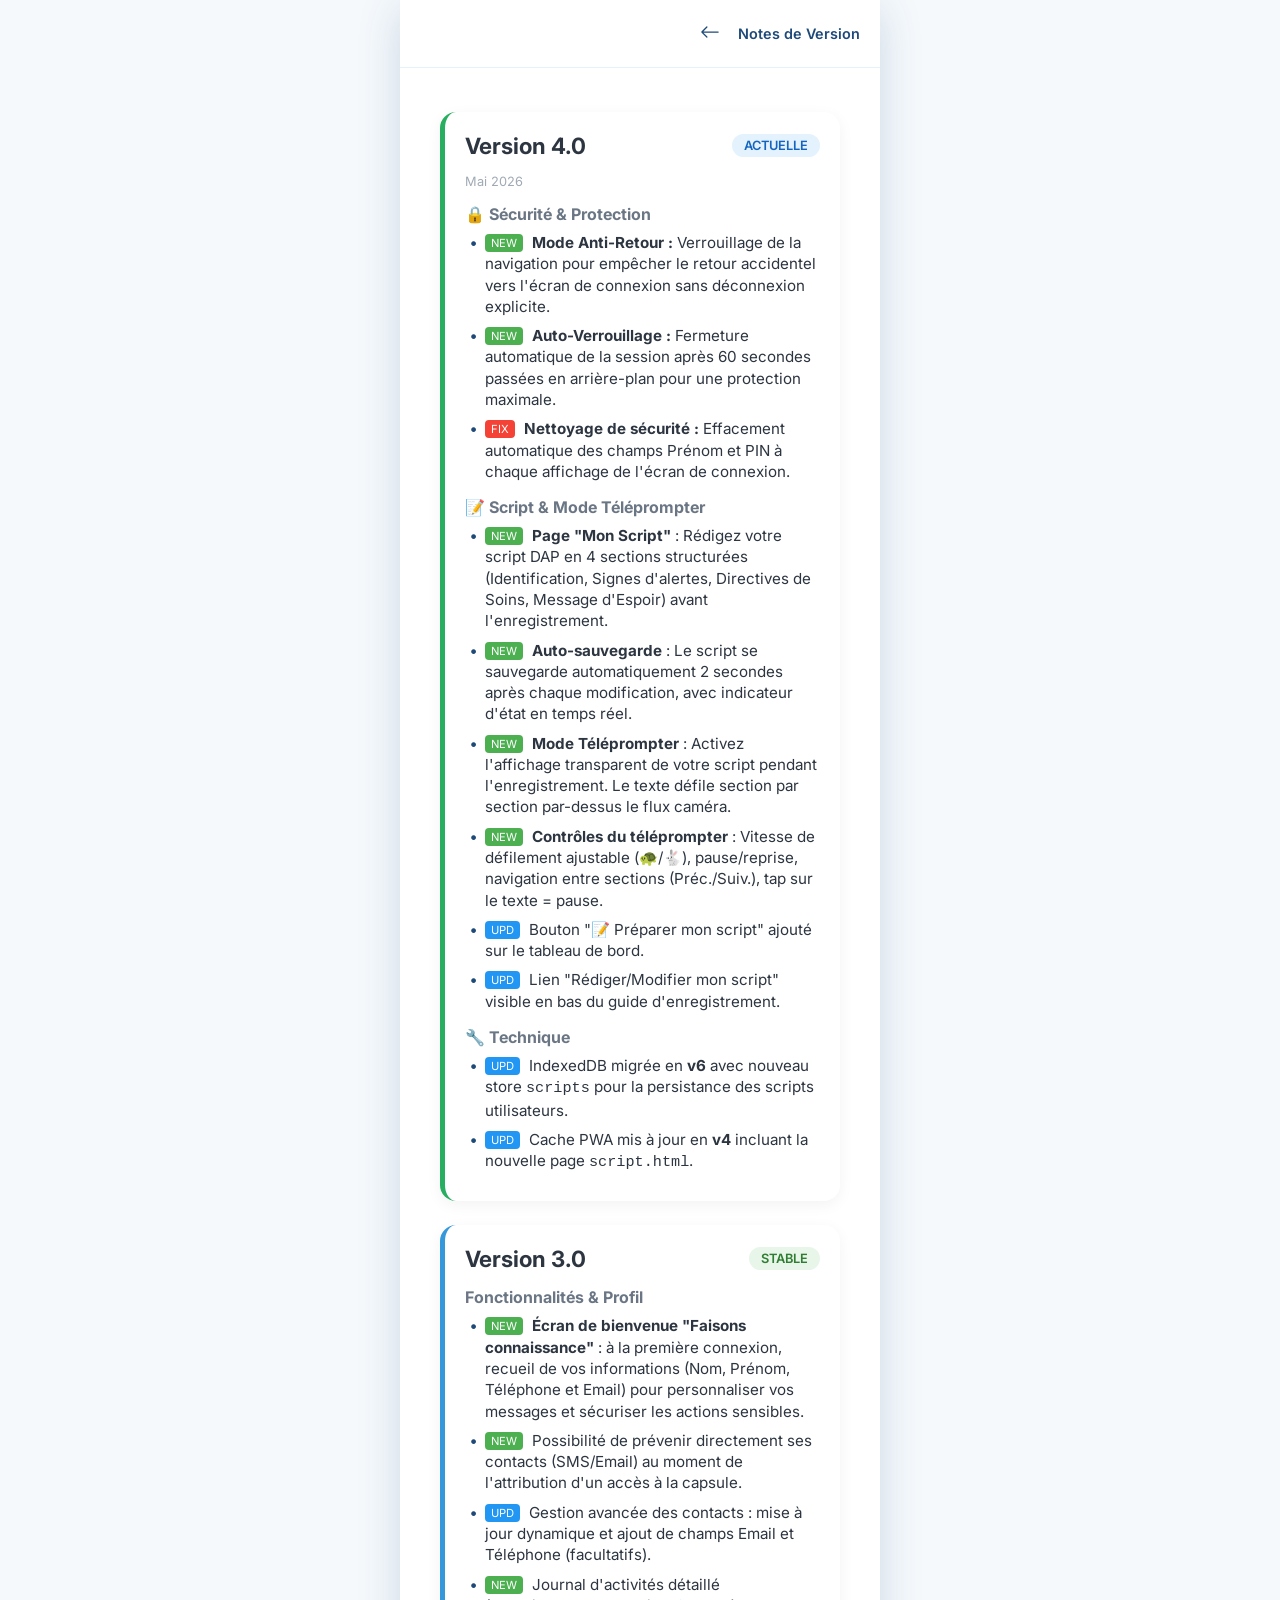
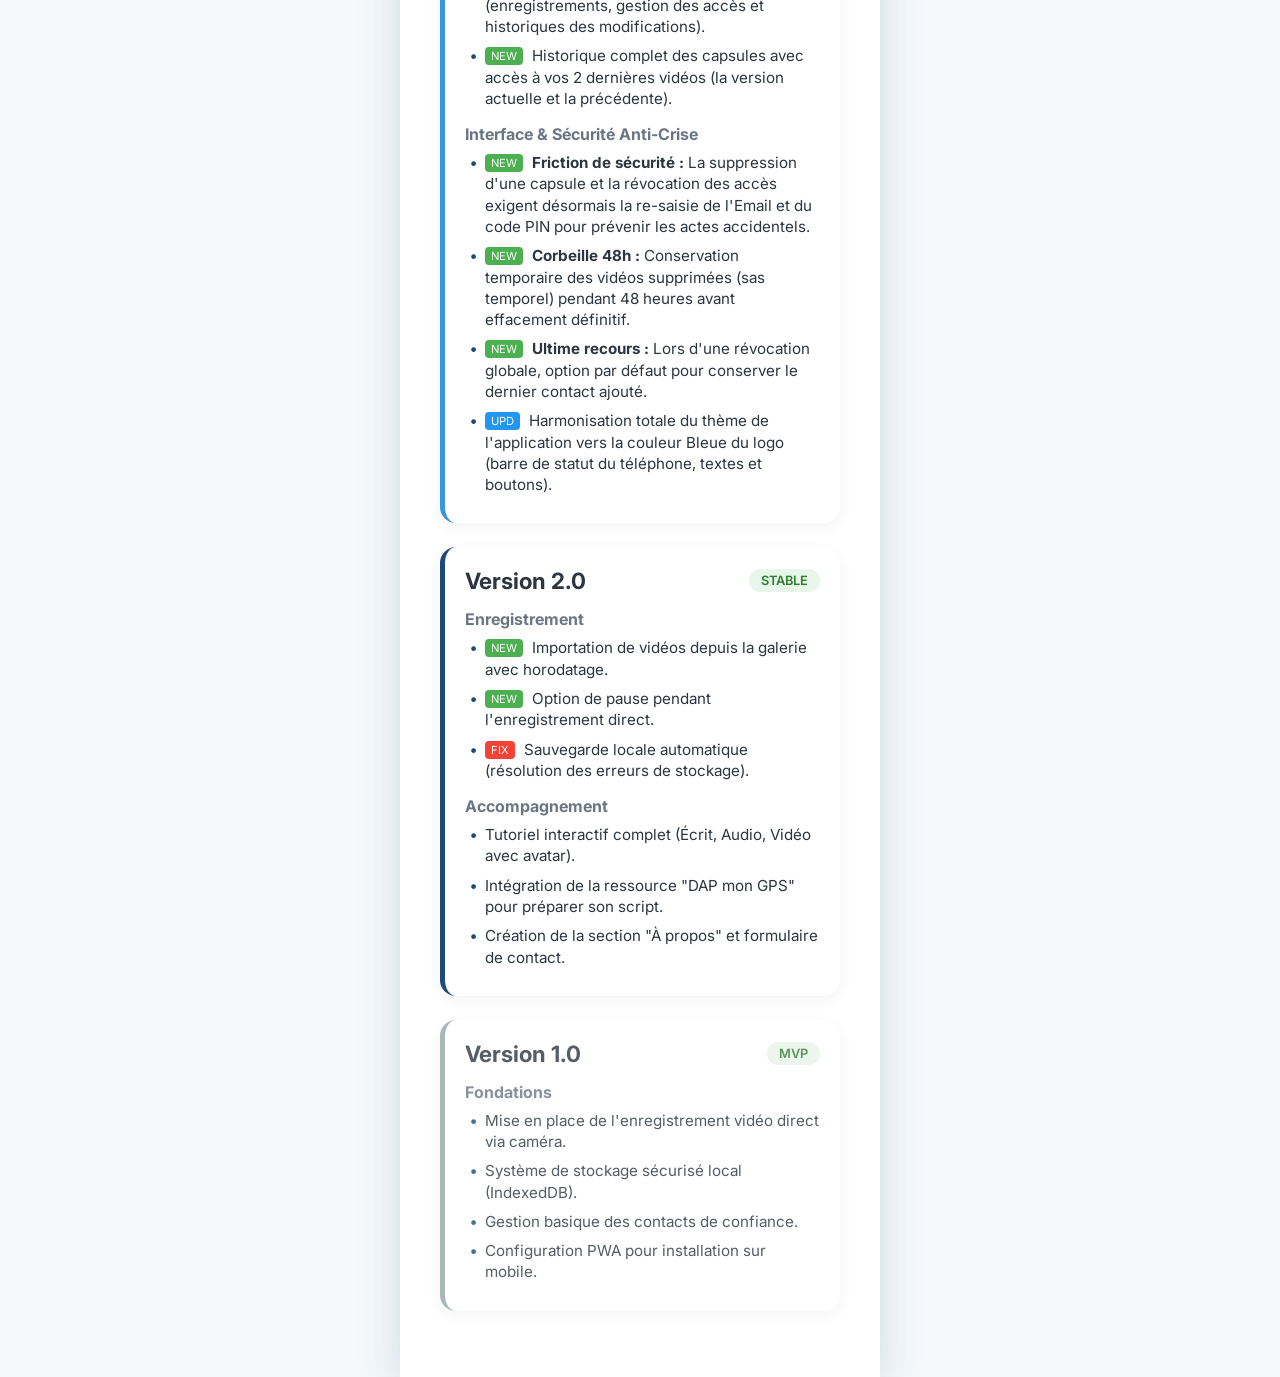
<file: changelog.html>
<!DOCTYPE html>
<html lang="fr">

<head>
    <meta charset="UTF-8" />
    <meta name="viewport" content="width=device-width, initial-scale=1.0, viewport-fit=cover" />
    <meta name="theme-color" content="#1e4a7a" />
    <title>Notes de Version — Capsule Vidéo</title>
    <link rel="manifest" href="manifest.json" />
    <link rel="apple-touch-icon" href="icons/LogoBleu.png" />
    <link rel="stylesheet" href="css/style.css" />
    <style>
        .changelog-container {
            padding: 20px;
        }

        .version-card {
            background: white;
            padding: 20px;
            border-radius: 16px;
            margin-bottom: 24px;
            box-shadow: 0 4px 15px rgba(0, 0, 0, 0.05);
            border-left: 5px solid var(--primary-color);
        }

        .version-card.v3 {
            border-left-color: #3498db;
        }

        .version-card.v2 {
            border-left-color: var(--primary-color);
        }

        .version-card.v4 {
            border-left-color: #f39c12;
            border-style: dashed;
        }

        .version-header {
            display: flex;
            justify-content: space-between;
            align-items: center;
            margin-bottom: 15px;
        }

        .version-number {
            font-size: 1.4rem;
            font-weight: bold;
            color: var(--text-color);
        }

        .version-tag {
            padding: 4px 12px;
            border-radius: 20px;
            font-size: 0.8rem;
            font-weight: 600;
            text-transform: uppercase;
        }

        .tag-stable {
            background: #e8f5e9;
            color: #2e7d32;
        }

        .tag-current {
            background: #e3f2fd;
            color: #1565c0;
        }

        .tag-future {
            background: #fff3e0;
            color: #ef6c00;
        }

        .change-category {
            margin-top: 15px;
        }

        .change-category h3 {
            font-size: 1rem;
            color: var(--gray-600);
            margin-bottom: 8px;
            display: flex;
            align-items: center;
            gap: 8px;
        }

        .change-list {
            list-style: none;
            padding: 0;
            margin: 0;
        }

        .change-item {
            position: relative;
            padding-left: 20px;
            margin-bottom: 8px;
            font-size: 0.95rem;
            line-height: 1.4;
            color: var(--text-color);
        }

        .change-item::before {
            content: "•";
            position: absolute;
            left: 5px;
            color: var(--primary-color);
            font-weight: bold;
        }

        .badge-new {
            background: #4caf50;
            color: white;
            padding: 2px 6px;
            border-radius: 4px;
            font-size: 0.7rem;
            margin-right: 5px;
            vertical-align: middle;
        }

        .badge-fix {
            background: #f44336;
            color: white;
            padding: 2px 6px;
            border-radius: 4px;
            font-size: 0.7rem;
            margin-right: 5px;
            vertical-align: middle;
        }

        .badge-upd {
            background: #2196f3;
            color: white;
            padding: 2px 6px;
            border-radius: 4px;
            font-size: 0.7rem;
            margin-right: 5px;
            vertical-align: middle;
        }
    </style>
</head>

<body>
    <div class="app-shell">
        <header class="app-header">
            <button class="header-back" id="backBtn" title="Retour">
                <svg xmlns="http://www.w3.org/2000/svg" width="20" height="20" fill="currentColor" viewBox="0 0 16 16">
                    <path fill-rule="evenodd"
                        d="M15 8a.5.5 0 0 0-.5-.5H2.707l3.147-3.146a.5.5 0 1 0-.708-.708l-4 4a.5.5 0 0 0 0 .708l4 4a.5.5 0 0 0 .708-.708L2.707 8.5H14.5A.5.5 0 0 0 15 8z" />
                </svg>
            </button>
            <div>
                <h1>Notes de Version</h1>
            </div>
        </header>

        <main class="page">
            <div class="changelog-container">

                <!-- Version 4 — ACTUELLE -->
                <div class="version-card v3" style="border-left-color: #27ae60;">
                    <div class="version-header">
                        <span class="version-number">Version 4.0</span>
                        <span class="version-tag tag-current">Actuelle</span>
                    </div>
                    <p style="font-size:0.8rem; color:var(--gray-400); margin-bottom:14px;">Mai 2026</p>

                    <div class="change-category">
                        <h3>🔒 Sécurité & Protection</h3>
                        <ul class="change-list">
                            <li class="change-item"><span class="badge-new">NEW</span> <strong>Mode
                                    Anti-Retour&nbsp;:</strong> Verrouillage de la navigation pour empêcher le retour
                                accidentel vers l'écran de connexion sans déconnexion explicite.</li>
                            <li class="change-item"><span class="badge-new">NEW</span>
                                <strong>Auto-Verrouillage&nbsp;:</strong> Fermeture automatique de la session après 60
                                secondes passées en arrière-plan pour une protection maximale.
                            </li>
                            <li class="change-item"><span class="badge-fix">FIX</span> <strong>Nettoyage de
                                    sécurité&nbsp;:</strong> Effacement automatique des champs Prénom et PIN à chaque
                                affichage de l'écran de connexion.</li>
                        </ul>
                    </div>
                    <div class="change-category">
                        <h3>📝 Script & Mode Téléprompter</h3>
                        <ul class="change-list">
                            <li class="change-item"><span class="badge-new">NEW</span> <strong>Page "Mon
                                    Script"</strong>&nbsp;: Rédigez votre script DAP en 4 sections structurées
                                (Identification, Signes d'alertes, Directives de Soins, Message d'Espoir) avant
                                l'enregistrement.</li>
                            <li class="change-item"><span class="badge-new">NEW</span>
                                <strong>Auto-sauvegarde</strong>&nbsp;: Le script se sauvegarde automatiquement 2
                                secondes après chaque modification, avec indicateur d'état en temps réel.</li>
                            <li class="change-item"><span class="badge-new">NEW</span> <strong>Mode
                                    Téléprompter</strong>&nbsp;: Activez l'affichage transparent de votre script pendant
                                l'enregistrement. Le texte défile section par section par-dessus le flux caméra.</li>
                            <li class="change-item"><span class="badge-new">NEW</span> <strong>Contrôles du
                                    téléprompter</strong>&nbsp;: Vitesse de défilement ajustable (🐢/🐇), pause/reprise,
                                navigation entre sections (Préc./Suiv.), tap sur le texte = pause.</li>
                            <li class="change-item"><span class="badge-upd">UPD</span> Bouton "📝 Préparer mon script"
                                ajouté sur le tableau de bord.</li>
                            <li class="change-item"><span class="badge-upd">UPD</span> Lien "Rédiger/Modifier mon
                                script" visible en bas du guide d'enregistrement.</li>
                        </ul>
                    </div>
                    <div class="change-category">
                        <h3>🔧 Technique</h3>
                        <ul class="change-list">
                            <li class="change-item"><span class="badge-upd">UPD</span> IndexedDB migrée en
                                <strong>v6</strong> avec nouveau store <code>scripts</code> pour la persistance des
                                scripts utilisateurs.</li>
                            <li class="change-item"><span class="badge-upd">UPD</span> Cache PWA mis à jour en
                                <strong>v4</strong> incluant la nouvelle page <code>script.html</code>.</li>
                        </ul>
                    </div>
                </div>

                <!-- Version 3 -->
                <div class="version-card v3">
                    <div class="version-header">
                        <span class="version-number">Version 3.0</span>
                        <span class="version-tag tag-stable">Stable</span>
                    </div>
                    <div class="change-category">
                        <h3>Fonctionnalités & Profil</h3>
                        <ul class="change-list">
                            <li class="change-item"><span class="badge-new">NEW</span> <strong>Écran de bienvenue
                                    "Faisons connaissance"</strong>&nbsp;: à la première connexion, recueil de vos
                                informations (Nom, Prénom, Téléphone et Email) pour personnaliser vos messages et
                                sécuriser les actions sensibles.</li>
                            <li class="change-item"><span class="badge-new">NEW</span> Possibilité de prévenir
                                directement ses contacts (SMS/Email) au moment de l'attribution d'un accès à la capsule.
                            </li>
                            <li class="change-item"><span class="badge-upd">UPD</span> Gestion avancée des
                                contacts&nbsp;: mise à jour dynamique et ajout de champs Email et Téléphone
                                (facultatifs).</li>
                            <li class="change-item"><span class="badge-new">NEW</span> Journal d'activités détaillé
                                (enregistrements, gestion des accès et historiques des modifications).</li>
                            <li class="change-item"><span class="badge-new">NEW</span> Historique complet des capsules
                                avec accès à vos 2 dernières vidéos (la version actuelle et la précédente).</li>
                        </ul>
                    </div>
                    <div class="change-category">
                        <h3>Interface & Sécurité Anti-Crise</h3>
                        <ul class="change-list">
                            <li class="change-item"><span class="badge-new">NEW</span> <strong>Friction de
                                    sécurité&nbsp;:</strong> La suppression d'une capsule et la révocation des accès
                                exigent désormais la re-saisie de l'Email et du code PIN pour prévenir les actes
                                accidentels.</li>
                            <li class="change-item"><span class="badge-new">NEW</span> <strong>Corbeille
                                    48h&nbsp;:</strong> Conservation temporaire des vidéos supprimées (sas temporel)
                                pendant 48 heures avant effacement définitif.</li>
                            <li class="change-item"><span class="badge-new">NEW</span> <strong>Ultime
                                    recours&nbsp;:</strong> Lors d'une révocation globale, option par défaut pour
                                conserver le dernier contact ajouté.</li>
                            <li class="change-item"><span class="badge-upd">UPD</span> Harmonisation totale du thème de
                                l'application vers la couleur Bleue du logo (barre de statut du téléphone, textes et
                                boutons).</li>
                        </ul>
                    </div>
                </div>

                <!-- Version 2 -->
                <div class="version-card v2">
                    <div class="version-header">
                        <span class="version-number">Version 2.0</span>
                        <span class="version-tag tag-stable">Stable</span>
                    </div>
                    <div class="change-category">
                        <h3>Enregistrement</h3>
                        <ul class="change-list">
                            <li class="change-item"><span class="badge-new">NEW</span> Importation de vidéos depuis la
                                galerie avec horodatage.</li>
                            <li class="change-item"><span class="badge-new">NEW</span> Option de pause pendant
                                l'enregistrement direct.</li>
                            <li class="change-item"><span class="badge-fix">FIX</span> Sauvegarde locale automatique
                                (résolution des erreurs de stockage).</li>
                        </ul>
                    </div>
                    <div class="change-category">
                        <h3>Accompagnement</h3>
                        <ul class="change-list">
                            <li class="change-item">Tutoriel interactif complet (Écrit, Audio, Vidéo avec avatar).</li>
                            <li class="change-item">Intégration de la ressource "DAP mon GPS" pour préparer son script.
                            </li>
                            <li class="change-item">Création de la section "À propos" et formulaire de contact.</li>
                        </ul>
                    </div>
                </div>

                <!-- Version 1 -->
                <div class="version-card v1" style="border-left-color: #95a5a6; opacity: 0.8;">
                    <div class="version-header">
                        <span class="version-number">Version 1.0</span>
                        <span class="version-tag tag-stable">MVP</span>
                    </div>
                    <div class="change-category">
                        <h3>Fondations</h3>
                        <ul class="change-list">
                            <li class="change-item">Mise en place de l'enregistrement vidéo direct via caméra.</li>
                            <li class="change-item">Système de stockage sécurisé local (IndexedDB).</li>
                            <li class="change-item">Gestion basique des contacts de confiance.</li>
                            <li class="change-item">Configuration PWA pour installation sur mobile.</li>
                        </ul>
                    </div>
                </div>

            </div>
        </main>
    </div>

    <script type="module">
        import { requireAuth } from './js/app.js';

        document.getElementById('backBtn').addEventListener('click', () => {
            if (document.referrer && document.referrer.includes('about.html')) {
                window.history.back();
            } else {
                window.location.replace('about.html');
            }
        });

        // Sécurité : Re-vérifier l'auth si on revient sur la page via le cache
        window.addEventListener('pageshow', () => {
            const state = JSON.parse(sessionStorage.getItem('capsule_user')) || {};
            const isLogged = state.name && state.pin;
            if (sessionStorage.getItem('was_logged') === 'true' && !isLogged) {
                window.location.replace('index.html');
            }
            if (isLogged) sessionStorage.setItem('was_logged', 'true');
        });
    </script>
</body>

</html>
</file>
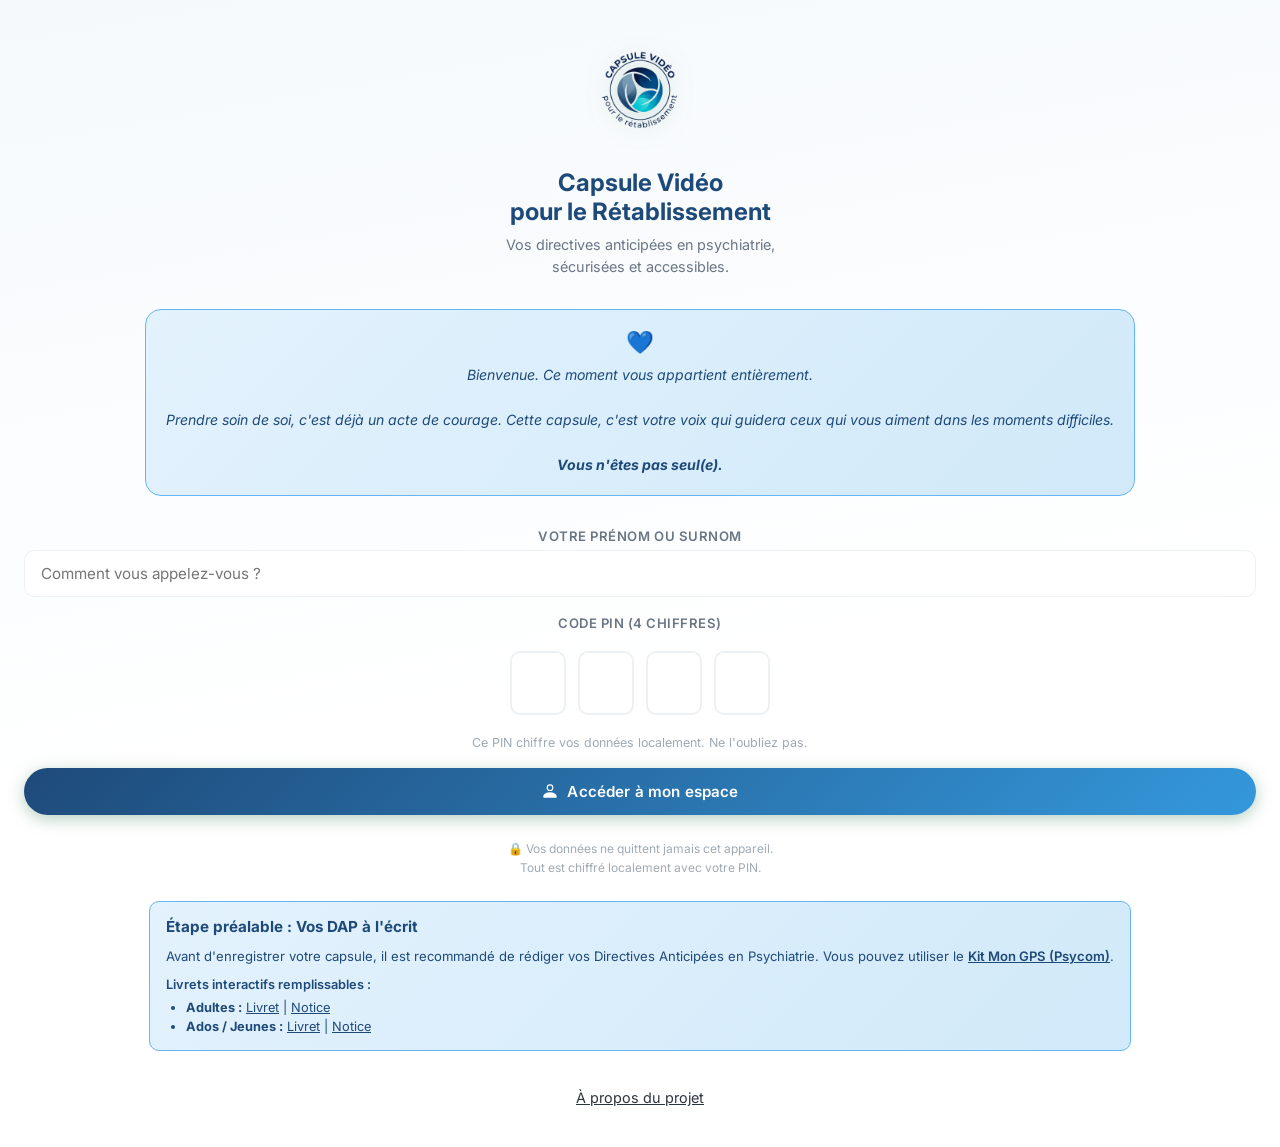
<file: dashboard.html>
<!DOCTYPE html>
<html lang="fr">

<head>
    <meta charset="UTF-8" />
    <meta name="viewport" content="width=device-width, initial-scale=1.0, viewport-fit=cover" />
    <meta name="theme-color" content="#1e4a7a" />
    <title>Mon Tableau de Bord — Capsule Vidéo</title>
    <link rel="manifest" href="manifest.json" />
    <link rel="apple-touch-icon" href="icons/LogoBleu.png" />
    <link rel="stylesheet" href="css/style.css" />
    <style>
        /* Tabs System */
        .tabs-header {
            display: flex;
            gap: 4px;
            margin-bottom: 20px;
            background: var(--gray-100);
            padding: 4px;
            border-radius: 12px;
        }

        .tab-btn {
            flex: 1;
            background: none;
            border: none;
            padding: 10px 4px;
            font-size: 0.82rem;
            font-weight: 500;
            color: var(--gray-500);
            cursor: pointer;
            border-radius: 9px;
            transition: all 0.2s;
            font-family: inherit;
        }

        .tab-btn.active {
            background: white;
            color: var(--blue-dark);
            font-weight: 700;
            box-shadow: 0 2px 8px rgba(0, 0, 0, 0.08);
        }

        .meta-chip {
            background: var(--blue-pale);
            color: var(--blue-dark);
            font-size: 0.75rem;
            font-weight: 600;
            padding: 4px 12px;
            border-radius: 99px;
            display: inline-flex;
            align-items: center;
            gap: 6px;
        }
    </style>
</head>

<body>
    <div class="app-shell">

        <!-- Header -->
        <header class="app-header">
            <div class="logo-wrap">
                <img src="icons/LogoBleu.png" alt="Logo" />
            </div>
            <div>
                <h1>Capsule Vidéo</h1>
                <span class="subtitle">Tableau de bord</span>
            </div>
            <button class="header-back" id="logoutBtn" title="Se déconnecter" style="margin-left:auto;">
                <svg xmlns="http://www.w3.org/2000/svg" width="20" height="20" fill="currentColor" viewBox="0 0 16 16">
                    <path fill-rule="evenodd"
                        d="M10 12.5a.5.5 0 0 1-.5.5h-8a.5.5 0 0 1-.5-.5v-9a.5.5 0 0 1 .5-.5h8a.5.5 0 0 1 .5.5v2a.5.5 0 0 0 1 0v-2A1.5 1.5 0 0 0 9.5 2h-8A1.5 1.5 0 0 0 0 3.5v9A1.5 1.5 0 0 0 1.5 14h8a1.5 1.5 0 0 0 1.5-1.5v-2a.5.5 0 0 0-1 0v2z" />
                    <path fill-rule="evenodd"
                        d="M15.854 8.354a.5.5 0 0 0 0-.708l-3-3a.5.5 0 0 0-.708.708L14.293 7.5H5.5a.5.5 0 0 0 0 1h8.793l-2.147 2.146a.5.5 0 0 0 .708.708l3-3z" />
                </svg>
            </button>
        </header>

        <!-- Page Content -->
        <main class="page" id="mainPage">

            <!-- Hero / Record CTA -->
            <div class="dashboard-hero" style="display:flex; flex-direction:column; align-items:center;">
                <p style="font-size:0.95rem;opacity:0.8;margin-bottom:4px; margin-top:0;">Bonjour,</p>
                <p class="hero-name" id="heroName" style="margin:0 0 10px 0;">…</p>
                <button class="btn btn-secondary btn-sm" id="editProfileBtn"
                    style="background: rgba(255,255,255,0.15); color:white; border:1px solid rgba(255,255,255,0.35); font-size: 0.8rem; padding: 6px 12px; gap: 6px;"
                    title="Modifier mon profil">
                    <svg xmlns="http://www.w3.org/2000/svg" width="14" height="14" fill="currentColor" viewBox="0 0 16 16">
                        <path d="M11 6a3 3 0 1 1-6 0 3 3 0 0 1 6 0z"/>
                        <path fill-rule="evenodd" d="M0 8a8 8 0 1 1 16 0A8 8 0 0 1 0 8zm8-7a7 7 0 0 0-5.468 11.37C3.242 11.226 4.805 10 8 10s4.757 1.225 5.468 2.37A7 7 0 0 0 8 1z"/>
                    </svg>
                    Mon Profil
                </button>

                <!-- Badge capsule active (hidden by default) -->
                <div class="capsule-status-badge" id="activeCapsuleBadge" style="display: none;">
                    <span class="dot"></span>
                    Capsule active
                </div>

                <button class="record-btn-hero" id="recordBtn" style="margin-top:16px;">
                    <svg xmlns="http://www.w3.org/2000/svg" width="20" height="20" fill="currentColor"
                        viewBox="0 0 16 16">
                        <path
                            d="M0 5a2 2 0 0 1 2-2h7.5a2 2 0 0 1 1.983 1.738l3.11-1.382A1 1 0 0 1 16 4.269v7.462a1 1 0 0 1-1.406.913l-3.111-1.382A2 2 0 0 1 9.5 13H2a2 2 0 0 1-2-2V5z" />
                    </svg>
                    <span id="recordBtnText">Enregistrer ma Capsule</span>
                </button>

                <!-- Bouton Script -->
                <a href="script.html" class="btn btn-secondary btn-sm"
                    style="display:inline-flex; background: rgba(255,255,255,0.15); color:white; border:1px solid rgba(255,255,255,0.35); margin-top:10px; gap:8px;">
                    <svg xmlns="http://www.w3.org/2000/svg" width="15" height="15" fill="currentColor" viewBox="0 0 16 16">
                        <path d="M12.146.146a.5.5 0 0 1 .708 0l3 3a.5.5 0 0 1 0 .708l-10 10a.5.5 0 0 1-.168.11l-5 2a.5.5 0 0 1-.65-.65l2-5a.5.5 0 0 1 .11-.168l10-10zM11.207 2.5 13.5 4.793 14.793 3.5 12.5 1.207 11.207 2.5zm1.586 1.586L10.5 1.793 4.793 7.5l-1.202 3.006 3.006-1.201L12.793 4.086z"/>
                    </svg>
                    📝 Préparer mon script
                </a>

                <a href="tutoriel.html" class="btn btn-secondary btn-sm"
                    style="display:inline-flex; background: rgba(255,255,255,0.2); color:white; border:1px solid rgba(255,255,255,0.4); margin-top:10px;">
                    <svg xmlns="http://www.w3.org/2000/svg" width="16" height="16" fill="currentColor"
                        viewBox="0 0 16 16">
                        <path d="M8 15A7 7 0 1 1 8 1a7 7 0 0 1 0 14zm0 1A8 8 0 1 0 8 0a8 8 0 0 0 0 16z" />
                        <path
                            d="m8.93 6.588-2.29.287-.082.38.45.083c.294.07.352.176.288.469l-.738 3.468c-.194.897.105 1.319.808 1.319.545 0 1.178-.252 1.465-.598l.088-.416c-.2.176-.492.246-.686.246-.275 0-.375-.193-.304-.533L8.93 6.588zM9 4.5a1 1 0 1 1-2 0 1 1 0 0 1 2 0z" />
                    </svg>
                    Voir le tutoriel
                </a>
            </div>

            <!-- Scientific Study Banner -->
            <div class="scientific-study-banner">
                <div class="banner-content">
                    <div class="banner-text">
                        Votre expérience est précieuse !
                    </div>
                    <a href="https://forms.gle/aabmcGzSEFjXtYnd7" target="_blank" rel="noopener" class="banner-link">
                        Je participe
                        <svg xmlns="http://www.w3.org/2000/svg" width="14" height="14" fill="currentColor"
                            viewBox="0 0 16 16">
                            <path fill-rule="evenodd"
                                d="M1 8a.5.5 0 0 1 .5-.5h11.793l-3.147-3.146a.5.5 0 0 1 .708-.708l4 4a.5.5 0 0 1 0 .708l-4 4a.5.5 0 0 1-.708-.708L13.293 8.5H1.5A.5.5 0 0 1 1 8z" />
                        </svg>
                    </a>
                </div>
            </div>

            <!-- Current Capsules -->
            <p class="section-title">Mes Capsules</p>
            <div class="card" id="capsuleCard">
                <div id="trashBanner"
                    style="display:none; background:#fff3e0; border:1px solid #ffcc80; padding:12px; border-radius:8px; margin-bottom:16px; font-size:0.85rem; align-items:center; justify-content:space-between;">
                    <div style="color:#e65100">⚠️ Capsule en corbeille (<span id="trashTimer">48</span>h)</div>
                    <button class="btn btn-sm btn-secondary" id="restoreBtn"
                        style="padding:4px 8px; font-size:0.75rem; background:white; color:#e65100; border-color:#ffb74d;">Restaurer</button>
                </div>
                <div id="tabsHeader" class="tabs-header" style="display:none;">
                    <button class="tab-btn active" data-tab="0">Ma capsule actuelle</button>
                    <button class="tab-btn" data-tab="1" id="prevTabBtn" style="display:none;">Capsule
                        précédente</button>
                </div>

                <div class="video-empty" id="emptyState">
                    <svg xmlns="http://www.w3.org/2000/svg" width="40" height="40" fill="currentColor"
                        viewBox="0 0 16 16">
                        <path
                            d="M0 5a2 2 0 0 1 2-2h7.5a2 2 0 0 1 1.983 1.738l3.11-1.382A1 1 0 0 1 16 4.269v7.462a1 1 0 0 1-1.406.913l-3.111-1.382A2 2 0 0 1 9.5 13H2a2 2 0 0 1-2-2V5z" />
                    </svg>
                    <p>Aucune capsule enregistrée.<br>Appuyez sur le bouton ci-dessus pour commencer.</p>
                </div>

                <div id="playerGroup" style="display:none;">
                    <!-- SKELETON LOADER -->
                    <div id="videoSkeleton" style="display:block;">
                        <div class="skeleton skeleton-video"></div>
                        <div style="display:flex; gap:12px; margin-top:10px;">
                            <div class="skeleton skeleton-chip"></div>
                            <div class="skeleton skeleton-chip"></div>
                        </div>
                    </div>

                    <!-- LECTEUR REEL -->
                    <div id="videoContent" style="display:none;">
                        <div class="video-container">
                            <video id="capsulePlayer" controls playsinline></video>
                        </div>
                        <div class="capsule-meta mt-8" id="capsuleMeta"></div>
                        <div class="divider"></div>
                        <button class="btn btn-danger btn-sm" id="deleteBtn" style="width:100%;">
                            <svg xmlns="http://www.w3.org/2000/svg" width="16" height="16" fill="currentColor"
                                viewBox="0 0 16 16">
                                <path
                                    d="M2.5 1a1 1 0 0 0-1 1v1a1 1 0 0 0 1 1H3v9a2 2 0 0 0 2 2h6a2 2 0 0 0 2-2V4h.5a1 1 0 0 0-1-1V2a1 1 0 0 0-1-1H10a1 1 0 0 0-1-1H7a1 1 0 0 0-1 1H2.5zm3 4a.5.5 0 0 1 1 0v6a.5.5 0 0 1-1 0V5zm2.5 0a.5.5 0 0 1 1 0v6a.5.5 0 0 1-1 0V5z" />
                            </svg>
                            Supprimer cette version
                        </button>
                    </div>
                </div>
            </div>

            <!-- Info -->
            <div class="info-box">
                🔒 Votre vidéo est chiffrée avec votre PIN. Elle ne quitte jamais cet appareil.
            </div>

            <p class="section-title">Informations</p>
            <div class="card-muted" style="font-size:0.85rem;color:var(--gray-600);line-height:1.6;">
                Les <strong>Directives Anticipées en Psychiatrie</strong> (DAP) vous permettent d'exprimer vos souhaits
                concernant vos soins en cas de crise, quand vous n'êtes plus en mesure de le faire vous-même.
                <div class="divider"></div>
                <span style="color:var(--blue-dark);font-weight:600;">Durée recommandée&nbsp;:</span> 2 à 5 minutes.<br>
                <span style="color:var(--blue-dark);font-weight:600;">Phases&nbsp;:</span> Identification · Date ·
                Pathologie & Traitement · Signes d'alertes · Repères, Souhaits & Ressources en cas de crise · Directives
                · Message d'espoir.

                <div class="divider"></div>
                <strong style="color:var(--primary-color);">Étape préalable&nbsp;: Vos DAP à l'écrit</strong><br>
                Avant d'enregistrer votre capsule vidéo, il est recommandé de rédiger vos DAP. Vous pouvez utiliser le
                <a href="https://www.psycom.org/agir/la-defense-des-droits/kit-mon-gps/#telecharger-le-livret-mon-gps-697d5fd9e384f"
                    target="_blank" rel="noopener"
                    style="color:var(--primary-color);font-weight:600;text-decoration:underline;">Kit Mon GPS
                    (Psycom)</a>.

                <p style="margin-top: 8px; margin-bottom: 4px; font-weight: 600;">Livrets interactifs
                    remplissables&nbsp;:</p>
                <ul style="margin: 0; padding-left: 20px;">
                    <li><strong>Adultes :</strong> <a
                            href="https://www.psycom.org/wp-content/uploads/2023/11/PSYCOM_GPS_VF_INTERACTIF_2023.pdf"
                            target="_blank" rel="noopener"
                            style="color:var(--primary-color);text-decoration:underline;">Livret</a> | <a
                            href="https://www.psycom.org/wp-content/uploads/2023/11/PSYCOM_PRISM_monGPS_NOTICE_Usagers.pdf"
                            target="_blank" rel="noopener"
                            style="color:var(--primary-color);text-decoration:underline;">Notice</a></li>
                    <li><strong>Ados/Jeunes :</strong> <a
                            href="https://www.psycom.org/wp-content/uploads/2023/11/PSYCOM_GPS_ADOS_INTERACTIF_2023.pdf"
                            target="_blank" rel="noopener"
                            style="color:var(--primary-color);text-decoration:underline;">Livret</a> | <a
                            href="https://www.psycom.org/wp-content/uploads/2024/04/PSYCOM_GPS_ADO-JEUNES-ADULTES_Notice_Jeunes_DEF.pdf"
                            target="_blank" rel="noopener"
                            style="color:var(--primary-color);text-decoration:underline;">Notice</a></li>
                </ul>
            </div>

            <div style="text-align:center; margin-top: 16px; margin-bottom: 8px;">
                <a href="historique.html" class="btn btn-secondary btn-sm" style="display:inline-flex; gap:8px;">
                    <svg xmlns="http://www.w3.org/2000/svg" width="16" height="16" fill="currentColor"
                        viewBox="0 0 16 16">
                        <path
                            d="M8.515 1.019A7 7 0 0 0 8 1V0a8 8 0 0 1 .589.022l-.074.997zm2.004.45a7.003 7.003 0 0 0-.985-.299l.219-.976c.383.086.76.2 1.126.342l-.36.933zm1.37.71a7.01 7.01 0 0 0-.439-.27l.493-.87a8.025 8.025 0 0 1 .979.654l-.615.789a7.007 7.007 0 0 0-.418-.302zm1.834 1.79a6.99 6.99 0 0 0-.653-.796l.724-.69c.27.285.52.59.747.91l-.818.576zm.744 1.352a7.08 7.08 0 0 0-.214-.468l.893-.45a7.976 7.976 0 0 1 .45 1.088l-.95.313a7.023 7.023 0 0 0-.179-.483zm.53 2.507a6.991 6.991 0 0 0-.1-1.025l.985-.17c.067.386.106.778.116 1.17l-1 .025zm-.131 1.538c.033-.17.06-.339.081-.51l.993.123a7.957 7.957 0 0 1-.23 1.155l-.964-.267c.046-.165.086-.332.12-.501zm-.952 2.379c.184-.29.346-.594.486-.908l.914.405c-.16.36-.345.706-.555 1.038l-.845-.535zm-.964 1.205c.122-.122.239-.248.35-.378l.758.653a8.073 8.073 0 0 1-.401.432l-.707-.707z" />
                        <path d="M8 1a7 7 0 1 0 4.95 11.95l.707.707A8.001 8.001 0 1 1 8 0v1z" />
                        <path
                            d="M7.5 3a.5.5 0 0 1 .5.5v5.21l3.248 1.856a.5.5 0 0 1-.496.868l-3.5-2A.5.5 0 0 1 7 9V3.5a.5.5 0 0 1 .5-.5z" />
                    </svg>
                    Historique des actions
                </a>
            </div>
        </main>

        <!-- Profil Modal -->
        <div class="modal-overlay" id="profileModal">
            <div class="modal-content">
                <h2 class="modal-title">Faisons connaissance 👋</h2>
                <p style="font-size:0.85rem; color:var(--gray-500); margin-bottom: 20px;">
                    Ces informations nous permettront de signer de votre part les messages envoyés à vos contacts.
                </p>
                <form id="profileForm">
                    <div class="form-row" style="display:grid; grid-template-columns: 1fr 1fr; gap:12px;">
                        <div class="form-group">
                            <label for="prof-firstname">Prénom</label>
                            <input type="text" id="prof-firstname" required />
                        </div>
                        <div class="form-group">
                            <label for="prof-lastname">Nom de famille</label>
                            <input type="text" id="prof-lastname" required />
                        </div>
                    </div>
                    <div class="form-group">
                        <label for="prof-email">Adresse Email</label>
                        <input type="email" id="prof-email" placeholder="mail@exemple.fr" />
                    </div>
                    <div class="form-group">
                        <label for="prof-phone">Téléphone</label>
                        <input type="tel" id="prof-phone" placeholder="06.." />
                    </div>
                    <div style="display:flex; gap:12px; margin-top:20px;">
                        <button type="button" class="btn btn-secondary btn-full" id="closeProfileBtn"
                            style="background:var(--gray-200); color:var(--gray-600);">Fermer</button>
                        <button type="submit" class="btn btn-primary btn-full">Enregistrer</button>
                    </div>
                </form>
            </div>
        </div>

        <!-- Friction Modal -->
        <div class="modal-overlay" id="frictionModal">
            <div class="modal-content">
                <h2 class="modal-title" style="color:var(--danger)">Vérification de sécurité ⚠️</h2>
                <p style="font-size:0.85rem; color:var(--gray-600); margin-bottom: 20px;" id="frictionMessage">
                    Pour éviter toute suppression accidentelle, veuillez confirmer votre identité.
                </p>
                <form id="frictionForm">
                    <div class="form-group">
                        <label for="frict-email">Re-saisissez votre Email (celui du profil)</label>
                        <input type="email" id="frict-email" placeholder="Email exact" required />
                    </div>
                    <div class="form-group">
                        <label for="frict-pin">Code PIN (4 chiffres)</label>
                        <input type="tel" id="frict-pin" placeholder="••••" maxlength="4" required
                            style="-webkit-text-security: disc; letter-spacing: 0.2em; font-size:1.2rem; text-align:center;" />
                    </div>
                    <div id="frictionCheckGroup"
                        style="display:none; margin-bottom: 12px; background:var(--blue-pale); padding:10px; border-radius:8px;">
                        <label
                            style="display:flex; align-items:flex-start; gap:8px; font-weight:normal; font-size:0.8rem; color:var(--blue-dark); cursor:pointer; margin:0;">
                            <input type="checkbox" id="frict-keepLastContact" checked
                                style="width:18px; height:18px; margin-top:2px;" />
                            <span style="flex:1;">Conserver le dernier contact ajouté (<span
                                    id="lastContactName"></span>) en ultime secours.</span>
                        </label>
                    </div>
                    <div style="display:flex; gap:12px; margin-top:20px;">
                        <button type="button" class="btn btn-secondary btn-full" id="closeFrictionBtn"
                            style="background:var(--gray-200); color:var(--gray-600); border:none;">Annuler</button>
                        <button type="submit" class="btn btn-danger btn-full" id="submitFrictionBtn">Confirmer</button>
                    </div>
                </form>
            </div>
        </div>

        <!-- Bottom Nav -->
        <nav class="bottom-nav">
            <a class="nav-item active" href="dashboard.html">
                <svg xmlns="http://www.w3.org/2000/svg" width="22" height="22" fill="currentColor" viewBox="0 0 16 16">
                    <path
                        d="M8.354 1.146a.5.5 0 0 0-.708 0l-6 6A.5.5 0 0 0 1.5 7.5v7a.5.5 0 0 0 .5.5h4.5a.5.5 0 0 0 .5-.5v-4h2v4a.5.5 0 0 0 .5.5H14a.5.5 0 0 0 .5-.5v-7a.5.5 0 0 0-.146-.354L13 5.793V2.5a.5.5 0 0 0-.5-.5h-1a.5.5 0 0 0-.5.5v1.293L8.354 1.146z" />
                </svg>
                Accueil
            </a>
            <a class="nav-item" href="record.html">
                <svg xmlns="http://www.w3.org/2000/svg" width="22" height="22" fill="currentColor" viewBox="0 0 16 16">
                    <path
                        d="M0 5a2 2 0 0 1 2-2h7.5a2 2 0 0 1 1.983 1.738l3.11-1.382A1 1 0 0 1 16 4.269v7.462a1 1 0 0 1-1.406.913l-3.111-1.382A2 2 0 0 1 9.5 13H2a2 2 0 0 1-2-2V5z" />
                </svg>
                Enregistrer
            </a>
            <a class="nav-item" href="access.html">
                <svg xmlns="http://www.w3.org/2000/svg" width="22" height="22" fill="currentColor" viewBox="0 0 16 16">
                    <path d="M7 14s-1 0-1-1 1-4 5-4 5 3 5 4-1 1-1 1H7zm4-6a3 3 0 1 0 0-6 3 3 0 0 0 0 6z" />
                    <path fill-rule="evenodd"
                        d="M5.216 14A2.238 2.238 0 0 1 5 13c0-1.355.68-2.75 1.936-3.72A6.325 6.325 0 0 0 5 9c-4 0-5 3-5 4s1 1 1 1h4.216z" />
                    <path d="M4.5 8a2.5 2.5 0 1 0 0-5 2.5 2.5 0 0 0 0 5z" />
                </svg>
                Accès
            </a>
            <a class="nav-item" href="about.html">
                <svg xmlns="http://www.w3.org/2000/svg" width="22" height="22" fill="currentColor" viewBox="0 0 16 16">
                    <path d="M8 15A7 7 0 1 1 8 1a7 7 0 0 1 0 14zm0 1A8 8 0 1 0 8 0a8 8 0 0 0 0 16z" />
                    <path
                        d="m8.93 6.588-2.29.287-.082.38.45.083c.294.07.352.176.288.469l-.738 3.468c-.194.897.105 1.319.808 1.319.545 0 1.178-.252 1.465-.598l.088-.416c-.2.176-.492.246-.686.246-.275 0-.375-.193-.304-.533L8.93 6.588zM9 4.5a1 1 0 1 1-2 0 1 1 0 0 1 2 0z" />
                </svg>
                À propos
            </a>
        </nav>

    </div>
    <div id="toast" class="toast"></div>

    <script type="module">
        import { getState, requireAuth, clearState, getCapsules, showToast, addHistoryEntry, getUserProfile, saveUserProfile, getTrashedCapsules, softDeleteCapsule, restoreCapsule } from './js/app.js';
        import { decryptData } from './js/crypto.js';

        // Sécurité : Vérification immédiate au chargement/retour
        if (!requireAuth()) throw new Error('Not authenticated');
        window.addEventListener('pageshow', () => {
            if (!requireAuth()) return;
        });

        const state = getState();
        document.getElementById('heroName').textContent = state.name;

        let userCapsules = [];
        let currentIdx = 0;

        const emptyState = document.getElementById('emptyState');
        const playerGroup = document.getElementById('playerGroup');
        const tabsHeader = document.getElementById('tabsHeader');
        const prevTabBtn = document.getElementById('prevTabBtn');
        const player = document.getElementById('capsulePlayer');
        const meta = document.getElementById('capsuleMeta');

        // Profile logic
        let userProfile = null;
        const profileModal = document.getElementById('profileModal');
        const profileForm = document.getElementById('profileForm');

        async function loadProfile() {
            userProfile = await getUserProfile(state.name);
            if (!userProfile) {
                // First connection
                document.getElementById('prof-firstname').value = state.name;
                profileModal.style.display = 'flex';
            }
        }
        loadProfile();

        document.getElementById('editProfileBtn').addEventListener('click', () => {
            if (userProfile) {
                document.getElementById('prof-firstname').value = userProfile.firstName || state.name;
                document.getElementById('prof-lastname').value = userProfile.lastName || '';
                document.getElementById('prof-email').value = userProfile.email || '';
                document.getElementById('prof-phone').value = userProfile.phone || '';
            } else {
                document.getElementById('prof-firstname').value = state.name;
            }
            profileModal.style.display = 'flex';
        });

        profileForm.addEventListener('submit', async e => {
            e.preventDefault();
            const firstName = document.getElementById('prof-firstname').value.trim();
            const lastName = document.getElementById('prof-lastname').value.trim();
            const email = document.getElementById('prof-email').value.trim();
            const phone = document.getElementById('prof-phone').value.trim();

            await saveUserProfile({ firstName, lastName, email, phone });
            userProfile = await getUserProfile(state.name);
            profileModal.style.display = 'none';
            showToast('Profil enregistré ✔️');
        });

        document.getElementById('closeProfileBtn').addEventListener('click', () => {
            if (!userProfile) {
                showToast('Veuillez renseigner vos informations.');
                return;
            }
            profileModal.style.display = 'none';
        });

        // Load existing capsules
        async function loadCapsules() {
            // Afficher le bandeau si des capsules sont en corbeille
            const trashed = await getTrashedCapsules(state.name);
            const trashBanner = document.getElementById('trashBanner');
            if (trashed.length > 0) {
                const tc = trashed[0];
                const diffHours = Math.max(0, 48 - Math.floor((new Date() - new Date(tc.deletedAt)) / (1000 * 60 * 60)));
                document.getElementById('trashTimer').textContent = diffHours;
                trashBanner.style.display = 'flex';
                document.getElementById('restoreBtn').onclick = async () => {
                    await restoreCapsule(tc.internalId);
                    showToast('Capsule restaurée !');
                    loadCapsules();
                };
            } else {
                trashBanner.style.display = 'none';
            }

            userCapsules = await getCapsules(state.name);

            const activeCapsuleBadge = document.getElementById('activeCapsuleBadge');
            const recordBtnText = document.getElementById('recordBtnText');

            if (userCapsules.length === 0) {
                emptyState.style.display = 'flex';
                playerGroup.style.display = 'none';
                tabsHeader.style.display = 'none';
                if (activeCapsuleBadge) activeCapsuleBadge.style.display = 'none';
                if (recordBtnText) recordBtnText.textContent = 'Enregistrer ma Capsule';
                return;
            }

            emptyState.style.display = 'none';
            playerGroup.style.display = 'block';

            if (activeCapsuleBadge) activeCapsuleBadge.style.display = 'inline-flex';
            if (recordBtnText) recordBtnText.textContent = 'Enregistrer une nouvelle Capsule';

            if (userCapsules.length > 1) {
                tabsHeader.style.display = 'flex';
                prevTabBtn.style.display = 'block';
            } else {
                tabsHeader.style.display = 'none';
            }

            renderVersion(0);
        }

        async function renderVersion(idx) {
            currentIdx = idx;
            const record = userCapsules[idx];
            if (!record) return;

            // Mettre à jour les onglets
            document.querySelectorAll('.tab-btn').forEach((btn, i) => {
                btn.classList.toggle('active', i === idx);
            });

            // Afficher le skeleton, masquer le contenu
            const skeleton = document.getElementById('videoSkeleton');
            const content = document.getElementById('videoContent');
            skeleton.style.display = 'block';
            content.style.display = 'none';
            player.src = '';
            meta.innerHTML = '';

            try {
                const decrypted = await decryptData(record.encryptedVideo, state.pin);
                const blob = new Blob([decrypted], { type: record.mimeType || 'video/webm' });
                player.src = URL.createObjectURL(blob);

                const date = new Date(record.recordedAt).toLocaleDateString('fr-FR', {
                    day: '2-digit', month: 'long', year: 'numeric',
                    hour: '2-digit', minute: '2-digit'
                });
                const dur = formatTime(record.duration || 0);
                meta.innerHTML = `
                    <span class="meta-chip">📅 ${date}</span>
                    <span class="meta-chip">⏱ ${dur}</span>
                    <span class="meta-chip">${idx === 0 ? '✨ Actuelle' : '📂 Archivée'}</span>
                `;
                
                // Masquer le skeleton, afficher le contenu
                skeleton.style.display = 'none';
                content.style.display = 'block';
            } catch (err) {
                console.error(err);
                showToast('⚠️ PIN incorrect — impossible de déchiffrer la capsule.');
                skeleton.style.display = 'none'; // Cacher le skeleton même en cas d'erreur
            }
        }

        loadCapsules();

        // Tabs switching
        document.querySelectorAll('.tab-btn').forEach(btn => {
            btn.addEventListener('click', () => {
                const idx = parseInt(btn.dataset.tab);
                if (idx !== currentIdx) renderVersion(idx);
            });
        });

        document.getElementById('recordBtn').addEventListener('click', () => {
            window.location.href = 'record.html';
        });

        // --- Friction Logic ---
        let frictionAction = null;
        const frictionModal = document.getElementById('frictionModal');
        const frictionForm = document.getElementById('frictionForm');

        window.requestFrictionVerification = async function (onConfirmCallback, messageTitle, btnText) {
            const profile = await getUserProfile(state.name);
            if (!profile || !profile.email) {
                showToast("Veuillez d'abord configurer un Email dans votre profil pour cette action de sécurité.");
                document.getElementById('editProfileBtn').click();
                return;
            }

            frictionAction = onConfirmCallback;
            document.getElementById('frictionMessage').innerText = messageTitle || "Pour éviter toute suppression accidentelle, veuillez confirmer votre identité.";
            document.getElementById('submitFrictionBtn').innerText = btnText || "Confirmer";
            document.getElementById('frictionCheckGroup').style.display = 'none';
            document.getElementById('frict-email').value = '';
            document.getElementById('frict-pin').value = '';
            frictionModal.style.display = 'flex';
        };

        frictionForm.addEventListener('submit', async e => {
            e.preventDefault();
            const emailInput = document.getElementById('frict-email').value.trim();
            const pinInput = document.getElementById('frict-pin').value.trim();

            const profile = await getUserProfile(state.name);

            if (emailInput.toLowerCase() !== profile.email.toLowerCase()) {
                showToast("L'adresse email ne correspond pas à celle de votre profil.");
                return;
            }
            if (pinInput !== state.pin) {
                showToast("Le code PIN est incorrect.");
                return;
            }

            frictionModal.style.display = 'none';
            if (frictionAction) {
                frictionAction();
                frictionAction = null;
            }
        });

        document.getElementById('closeFrictionBtn').addEventListener('click', () => {
            frictionModal.style.display = 'none';
            frictionAction = null;
        });

        document.getElementById('deleteBtn')?.addEventListener('click', async () => {
            const currentRecord = userCapsules[currentIdx];
            if (!currentRecord) return;
            const label = currentIdx === 0 ? 'votre capsule ACTUELLE' : 'votre capsule PRÉCÉDENTE';

            window.requestFrictionVerification(async () => {
                await softDeleteCapsule(currentRecord.internalId);
                try {
                    await addHistoryEntry({
                        type: 'delete',
                        details: { version: currentIdx === 0 ? 'actuelle' : 'précédente', capsuleNumber: currentRecord.capsuleNumber }
                    });
                } catch (e) { console.warn('History log error:', e); }

                showToast('Capsule envoyée à la corbeille pour 48h.');
                setTimeout(() => location.reload(), 1500);
            }, `Supprimer ${label} ?`, "Corbeille");
        });

        document.getElementById('logoutBtn').addEventListener('click', () => {
            clearState();
            window.location.replace('index.html');
        });

        function formatTime(sec) {
            const m = String(Math.floor(sec / 60)).padStart(2, '0');
            const s = String(sec % 60).padStart(2, '0');
            return `${m}:${s}`;
        }
    </script>
</body>

</html>
</file>
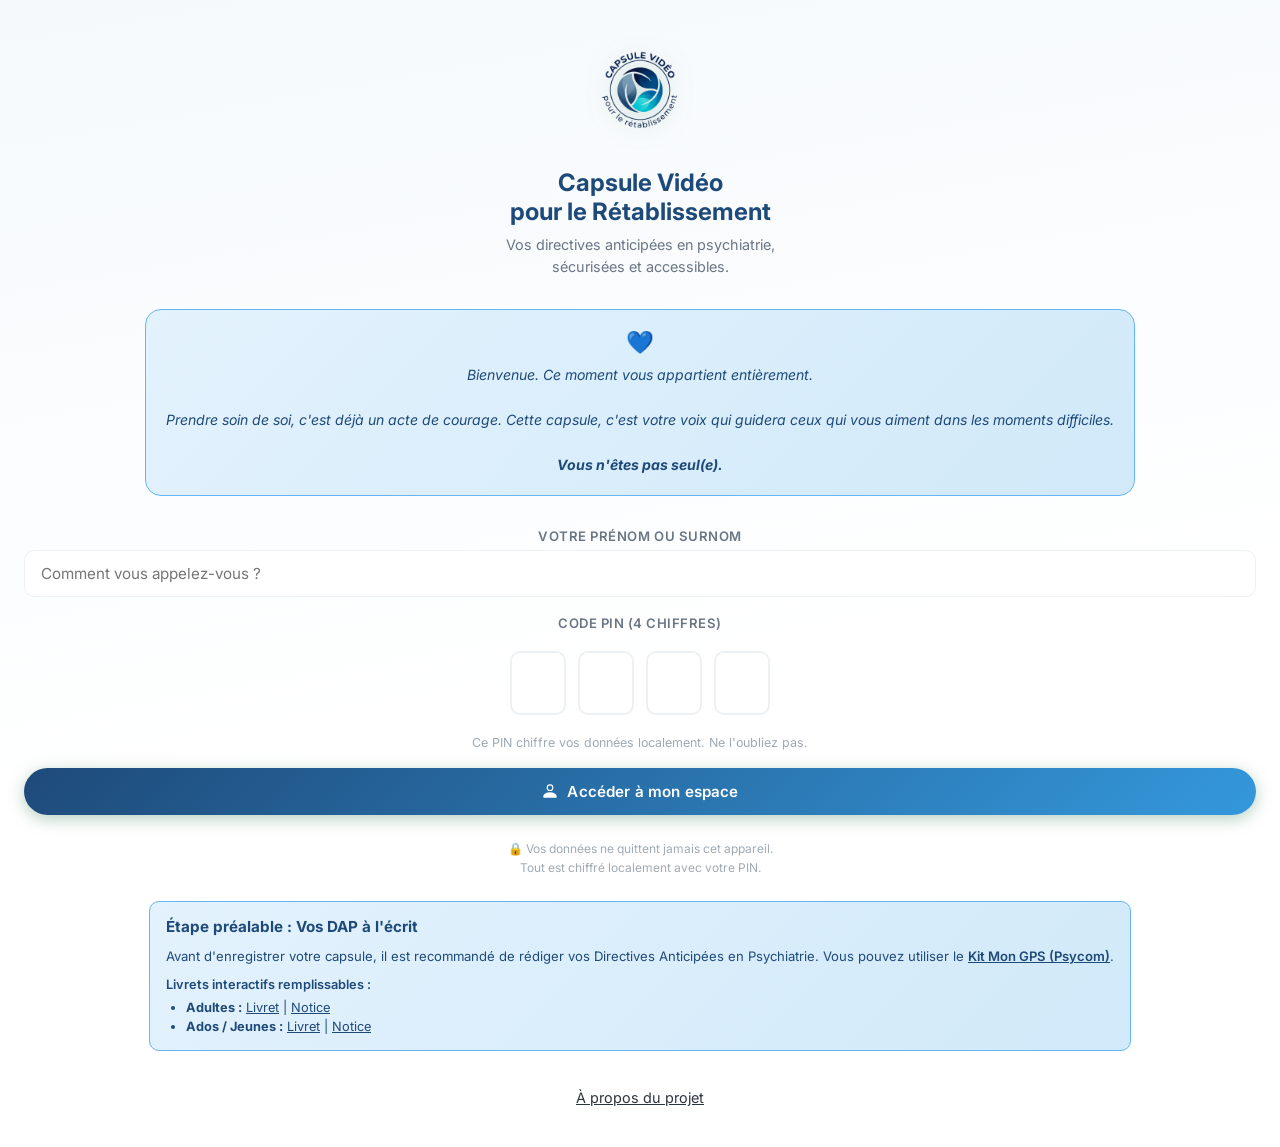
<file: historique.html>
<!DOCTYPE html>
<html lang="fr">

<head>
    <meta charset="UTF-8" />
    <meta name="viewport" content="width=device-width, initial-scale=1.0, viewport-fit=cover" />
    <meta name="theme-color" content="#1e4a7a" />
    <title>Historique — Capsule Vidéo</title>
    <link rel="manifest" href="manifest.json" />
    <link rel="apple-touch-icon" href="icons/LogoBleu.png" />
    <link rel="stylesheet" href="css/style.css" />
    <style>
        .history-item {
            display: flex;
            align-items: flex-start;
            gap: 14px;
            padding: 16px 0;
            border-bottom: 1px solid var(--gray-200);
            animation: fadeIn 0.3s ease-out;
        }

        .history-item:last-child {
            border-bottom: none;
        }

        .history-icon {
            width: 40px;
            height: 40px;
            border-radius: 50%;
            display: flex;
            align-items: center;
            justify-content: center;
            font-size: 1.1rem;
            flex-shrink: 0;
        }

        .history-icon.record {
            background: #e3f2fd;
        }

        .history-icon.import {
            background: #e3f2fd;
        }

        .history-icon.delete {
            background: #fde8e8;
        }

        .history-icon.access_add {
            background: #ede7f6;
        }

        .history-icon.access_remove {
            background: #fff3e0;
        }

        .history-icon.access_revoke_all {
            background: #fde8e8;
        }

        .history-details {
            flex: 1;
            min-width: 0;
        }

        .history-action {
            font-size: 0.9rem;
            font-weight: 600;
            color: var(--gray-800);
            margin-bottom: 2px;
        }

        .history-meta {
            font-size: 0.78rem;
            color: var(--gray-400);
        }

        .history-date {
            font-size: 0.75rem;
            color: var(--gray-400);
            white-space: nowrap;
            flex-shrink: 0;
            text-align: right;
            line-height: 1.4;
        }

        @keyframes fadeIn {
            from {
                opacity: 0;
                transform: translateY(8px);
            }

            to {
                opacity: 1;
                transform: translateY(0);
            }
        }
    </style>
</head>

<body>
    <div class="app-shell">
        <header class="app-header">
            <button class="header-back" id="backBtn" title="Retour">
                <svg xmlns="http://www.w3.org/2000/svg" width="20" height="20" fill="currentColor" viewBox="0 0 16 16">
                    <path fill-rule="evenodd"
                        d="M15 8a.5.5 0 0 0-.5-.5H2.707l3.147-3.146a.5.5 0 1 0-.708-.708l-4 4a.5.5 0 0 0 0 .708l4 4a.5.5 0 0 0 .708-.708L2.707 8.5H14.5A.5.5 0 0 0 15 8z" />
                </svg>
            </button>
            <div>
                <h1>Historique</h1>
                <span class="subtitle">Journal de vos actions</span>
            </div>
        </header>

        <main class="page">
            <div class="info-box" style="margin-bottom: 20px;">
                📋 Retrouvez ici l'ensemble de vos actions&nbsp;: enregistrements, importations, suppressions de
                capsules et gestion des accès.
            </div>

            <div class="card" id="historyList" style="padding: 12px 20px;">
                <p style="color:var(--gray-400);font-size:0.85rem;text-align:center;padding:16px 0;">Chargement…</p>
            </div>

            <div id="clearSection" style="text-align:center; margin-top: 16px; display:none;">
                <button class="btn btn-danger btn-sm" id="clearHistoryBtn">
                    <svg xmlns="http://www.w3.org/2000/svg" width="16" height="16" fill="currentColor"
                        viewBox="0 0 16 16">
                        <path
                            d="M2.5 1a1 1 0 0 0-1 1v1a1 1 0 0 0 1 1H3v9a2 2 0 0 0 2 2h6a2 2 0 0 0 2-2V4h.5a1 1 0 0 0 1-1V2a1 1 0 0 0-1-1H10a1 1 0 0 0-1-1H7a1 1 0 0 0-1 1H2.5zm3 4a.5.5 0 0 1 1 0v6a.5.5 0 0 1-1 0V5zm2.5 0a.5.5 0 0 1 1 0v6a.5.5 0 0 1-1 0V5z" />
                    </svg>
                    Vider l'historique
                </button>
            </div>
        </main>
    </div>

    <div id="toast" class="toast"></div>

    <script type="module">
        import { requireAuth, getHistory, clearHistory, showToast, navigate } from './js/app.js';

        if (!requireAuth()) throw new Error('Not authenticated');

        const listEl = document.getElementById('historyList');
        const clearSection = document.getElementById('clearSection');

        const ROLE_LABELS = {
            soignant: 'Soignant(e)',
            confiance: 'Personne de confiance',
            famille: 'Famille / Proche'
        };

        const TYPE_CONFIG = {
            record: {
                icon: '🎬',
                label: (d) => `Capsule n°${d.capsuleNumber || '?'} enregistrée`,
                meta: (d) => d.duration ? `Durée\u00a0: ${formatTime(d.duration)}` : '',
                css: 'record'
            },
            import: {
                icon: '📥',
                label: (d) => `Capsule n°${d.capsuleNumber || '?'} importée`,
                meta: (d) => d.duration ? `Durée\u00a0: ${formatTime(d.duration)}` : 'Durée non disponible',
                css: 'import'
            },
            delete: {
                icon: '🗑️',
                label: (d) => d.capsuleNumber ? `Capsule n°${d.capsuleNumber} supprimée` : 'Capsule supprimée',
                meta: () => '',
                css: 'delete'
            },
            access_add: {
                icon: '➕',
                label: (d) => `Contact ajouté\u00a0: ${d.contactName || '?'}`,
                meta: (d) => d.role ? ROLE_LABELS[d.role] || d.role : '',
                css: 'access_add'
            },
            access_remove: {
                icon: '❌',
                label: (d) => `Contact retiré\u00a0: ${d.contactName || '?'}`,
                meta: (d) => d.role ? ROLE_LABELS[d.role] || d.role : '',
                css: 'access_remove'
            },
            access_update: {
                icon: '📝',
                label: (d) => `Contact mis à jour\u00a0: ${d.contactName || '?'}`,
                meta: (d) => d.role ? ROLE_LABELS[d.role] || d.role : '',
                css: 'access_add'
            },
            access_revoke_all: {
                icon: '⚠️',
                label: (d) => `Tous les accès révoqués${d.count ? ` (${d.count})` : ''}`,
                meta: () => '',
                css: 'access_revoke_all'
            }
        };

        async function renderHistory() {
            try {
                const entries = await getHistory();
                listEl.innerHTML = '';

                if (entries.length === 0) {
                    listEl.innerHTML = `
                        <div class="video-empty" style="height:120px;">
                            <p>Aucune action enregistrée pour le moment.</p>
                        </div>`;
                    clearSection.style.display = 'none';
                    return;
                }

                clearSection.style.display = 'block';

                entries.forEach((entry, i) => {
                    const config = TYPE_CONFIG[entry.type] || {
                        icon: '📌',
                        label: () => entry.type,
                        meta: () => '',
                        css: 'record'
                    };

                    const details = entry.details || {};
                    const date = new Date(entry.date);
                    const dateStr = date.toLocaleDateString('fr-FR', {
                        day: '2-digit', month: 'short', year: 'numeric'
                    });
                    const timeStr = date.toLocaleTimeString('fr-FR', {
                        hour: '2-digit', minute: '2-digit'
                    });

                    const metaText = config.meta(details);

                    const el = document.createElement('div');
                    el.className = 'history-item';
                    el.style.animationDelay = `${i * 0.05}s`;
                    el.innerHTML = `
                        <div class="history-icon ${config.css}">${config.icon}</div>
                        <div class="history-details">
                            <div class="history-action">${config.label(details)}</div>
                            ${metaText ? `<div class="history-meta">${metaText}</div>` : ''}
                        </div>
                        <div class="history-date">${dateStr}<br>${timeStr}</div>
                    `;
                    listEl.appendChild(el);
                });
            } catch (err) {
                console.error('Render history error:', err);
                listEl.innerHTML = `
                    <div class="video-empty" style="height:120px; color:var(--danger);">
                        <p>Impossible de charger l'historique.<br>Veuillez réessayer.</p>
                    </div>`;
            }
        }

        renderHistory();

        document.getElementById('clearHistoryBtn').addEventListener('click', async () => {
            if (!confirm('Vider tout l\'historique\u00a0? Cette action est irréversible.')) return;
            await clearHistory();
            showToast('Historique vidé.');
            renderHistory();
        });

        document.getElementById('backBtn').addEventListener('click', () => {
            navigate('dashboard.html');
        });

        function formatTime(sec) {
            const m = String(Math.floor(sec / 60)).padStart(2, '0');
            const s = String(sec % 60).padStart(2, '0');
            return `${m}:${s}`;
        }
    </script>
</body>

</html>
</file>
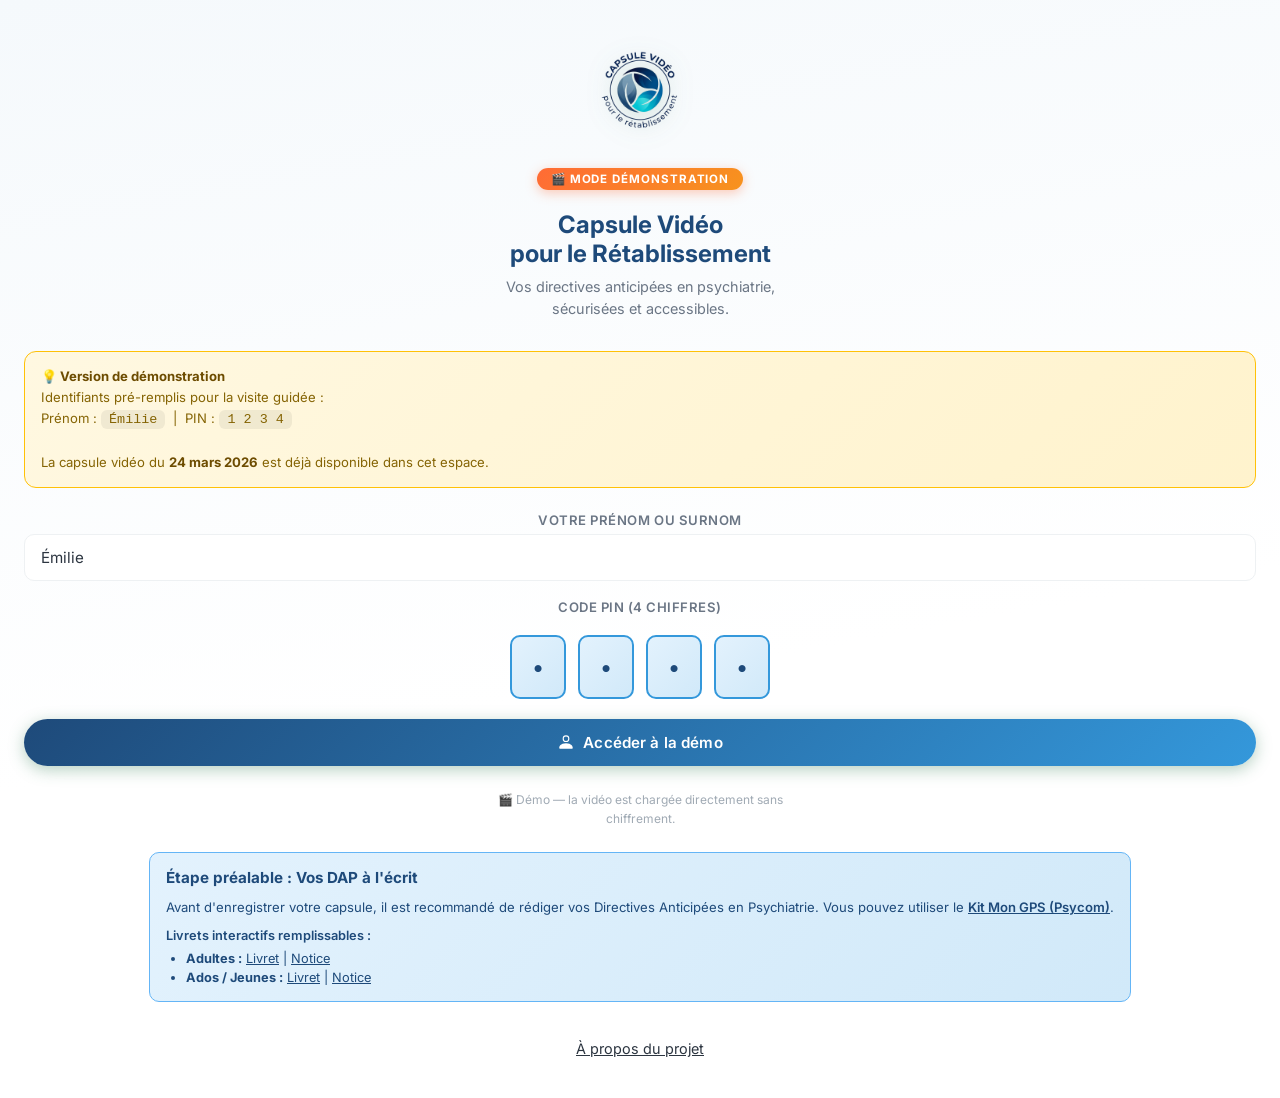
<file: index-demo.html>
<!DOCTYPE html>
<html lang="fr">

<head>
    <meta charset="UTF-8" />
    <meta name="viewport" content="width=device-width, initial-scale=1.0, viewport-fit=cover" />
    <meta name="theme-color" content="#1e4a7a" />
    <title>Capsule Vidéo — Démo</title>
    <link rel="manifest" href="manifest.json" />
    <link rel="apple-touch-icon" href="icons/LogoBleu.png" />
    <link rel="icon" href="icons/LogoBleu.png" type="image/png" />
    <link rel="stylesheet" href="css/style.css" />
    <style>
        .demo-badge {
            display: inline-flex;
            align-items: center;
            gap: 6px;
            background: linear-gradient(135deg, #ff6b35, #f7931e);
            color: white;
            font-size: 0.72rem;
            font-weight: 700;
            padding: 4px 14px;
            border-radius: 99px;
            letter-spacing: 0.08em;
            text-transform: uppercase;
            margin-bottom: 20px;
            animation: fadeInUp 0.6s 0.1s ease-out both;
            box-shadow: 0 3px 12px rgba(255, 107, 53, 0.35);
        }

        .demo-info {
            background: linear-gradient(135deg, #fff8e1, #fff3cd);
            border: 1px solid #ffc107;
            border-radius: 12px;
            padding: 14px 16px;
            font-size: 0.82rem;
            color: #856404;
            text-align: left;
            line-height: 1.6;
            width: 100%;
            margin-bottom: 24px;
            animation: fadeInUp 0.6s 0.4s ease-out both;
        }

        .demo-info strong {
            color: #6d4c00;
        }

        .demo-creds {
            font-family: 'Courier New', monospace;
            background: rgba(0, 0, 0, 0.06);
            padding: 2px 8px;
            border-radius: 6px;
            font-size: 0.84rem;
        }

        .pin-prefilled {
            background: linear-gradient(135deg, #e3f2fd, #d1e9f9) !important;
            border-color: var(--blue-mid) !important;
            color: var(--blue-dark) !important;
            font-size: 1.4rem !important;
        }
    </style>
</head>

<body>
    <div class="login-page">

        <!-- Logo -->
        <img src="icons/LogoBleu.png" alt="Logo Capsule Vidéo" class="login-logo" />

        <!-- Badge démo -->
        <span class="demo-badge">🎬 Mode démonstration</span>

        <h1>Capsule Vidéo<br>pour le Rétablissement</h1>
        <p class="tagline">Vos directives anticipées en psychiatrie,<br>sécurisées et accessibles.</p>

        <!-- Info démo -->
        <div class="demo-info">
            <strong>💡 Version de démonstration</strong><br>
            Identifiants pré-remplis pour la visite guidée :<br>
            Prénom : <span class="demo-creds">Émilie</span> &nbsp;|&nbsp; PIN : <span class="demo-creds">1 2 3
                4</span><br><br>
            La capsule vidéo du <strong>24 mars 2026</strong> est déjà disponible dans cet espace.
        </div>

        <!-- Formulaire de connexion pré-rempli -->
        <form class="login-form" id="loginForm" autocomplete="off">
            <div class="form-group">
                <label for="userName">Votre prénom ou surnom</label>
                <input type="text" id="userName" value="Émilie" placeholder="Comment vous appelez-vous ?" maxlength="40"
                    required autocomplete="off" />
            </div>

            <div class="form-group">
                <label>Code PIN (4 chiffres)</label>
                <div class="pin-input-row">
                    <input type="tel" class="pin-digit pin-prefilled" id="pin1" maxlength="1" pattern="[0-9]"
                        inputmode="numeric" autocomplete="off" value="1" readonly />
                    <input type="tel" class="pin-digit pin-prefilled" id="pin2" maxlength="1" pattern="[0-9]"
                        inputmode="numeric" autocomplete="off" value="2" readonly />
                    <input type="tel" class="pin-digit pin-prefilled" id="pin3" maxlength="1" pattern="[0-9]"
                        inputmode="numeric" autocomplete="off" value="3" readonly />
                    <input type="tel" class="pin-digit pin-prefilled" id="pin4" maxlength="1" pattern="[0-9]"
                        inputmode="numeric" autocomplete="off" value="4" readonly />
                </div>
            </div>

            <button type="submit" class="btn btn-primary btn-full" id="loginBtn">
                <svg xmlns="http://www.w3.org/2000/svg" width="18" height="18" fill="currentColor" viewBox="0 0 16 16">
                    <path
                        d="M8 8a3 3 0 1 0 0-6 3 3 0 0 0 0 6zm2-3a2 2 0 1 1-4 0 2 2 0 0 1 4 0zm4 8c0 1-1 1-1 1H3s-1 0-1-1 1-4 6-4 6 3 6 4z" />
                </svg>
                Accéder à la démo
            </button>
        </form>

        <p class="mt-24"
            style="font-size:0.75rem;color:var(--gray-400);text-align:center;line-height:1.6;max-width:300px;">
            🎬 Démo — la vidéo est chargée directement sans chiffrement.
        </p>

        <!-- Étape préalable DAP -->
        <div class="info-box" style="margin-top: 24px; text-align: left; line-height: 1.5;">
            <h3 style="font-size: 0.95rem; color: var(--primary-color); margin-bottom: 8px;">Étape préalable : Vos DAP à l'écrit</h3>
            <p style="margin-bottom: 8px;">Avant d'enregistrer votre capsule, il est recommandé de rédiger vos Directives Anticipées en Psychiatrie. Vous pouvez utiliser le <a href="https://www.psycom.org/agir/la-defense-des-droits/kit-mon-gps/#telecharger-le-livret-mon-gps-697d5fd9e384f" target="_blank" rel="noopener" style="color:var(--primary-color);font-weight:600;text-decoration:underline;">Kit Mon GPS (Psycom)</a>.</p>
            
            <p style="margin-bottom: 4px; font-weight: 600; font-size: 0.8rem;">Livrets interactifs remplissables :</p>
            <ul style="margin: 0; padding-left: 20px; font-size: 0.8rem;">
                <li><strong>Adultes :</strong> <a href="https://www.psycom.org/wp-content/uploads/2023/11/PSYCOM_GPS_VF_INTERACTIF_2023.pdf" target="_blank" rel="noopener" style="color:var(--primary-color);text-decoration:underline;">Livret</a> | <a href="https://www.psycom.org/wp-content/uploads/2023/11/PSYCOM_PRISM_monGPS_NOTICE_Usagers.pdf" target="_blank" rel="noopener" style="color:var(--primary-color);text-decoration:underline;">Notice</a></li>
                <li><strong>Ados / Jeunes :</strong> <a href="https://www.psycom.org/wp-content/uploads/2023/11/PSYCOM_GPS_ADOS_INTERACTIF_2023.pdf" target="_blank" rel="noopener" style="color:var(--primary-color);text-decoration:underline;">Livret</a> | <a href="https://www.psycom.org/wp-content/uploads/2024/04/PSYCOM_GPS_ADO-JEUNES-ADULTES_Notice_Jeunes_DEF.pdf" target="_blank" rel="noopener" style="color:var(--primary-color);text-decoration:underline;">Notice</a></li>
            </ul>
        </div>

        <div style="text-align:center; margin-top: 20px;">
            <a href="about.html" style="color:var(--gray-500); font-size: 0.9rem; text-decoration: underline;">À propos du projet</a>
        </div>
    </div>

    <div id="toast" class="toast"></div>

    <script type="module">
        import { seedDemoData } from './js/app.js';
        
        document.getElementById('loginForm').addEventListener('submit', async e => {
            e.preventDefault();
            
            // Initialiser les données de démo (Contacts, Historique)
            try {
                await seedDemoData();
            } catch (err) {
                console.error('Demo seed error:', err);
            }

            // Stocker les infos démo en sessionStorage et rediriger
            sessionStorage.setItem('capsule_user', JSON.stringify({ name: 'Émilie', pin: '1234', demo: true }));
            window.location.href = 'dashboard-demo.html';
        });
    </script>
</body>

</html>
</file>
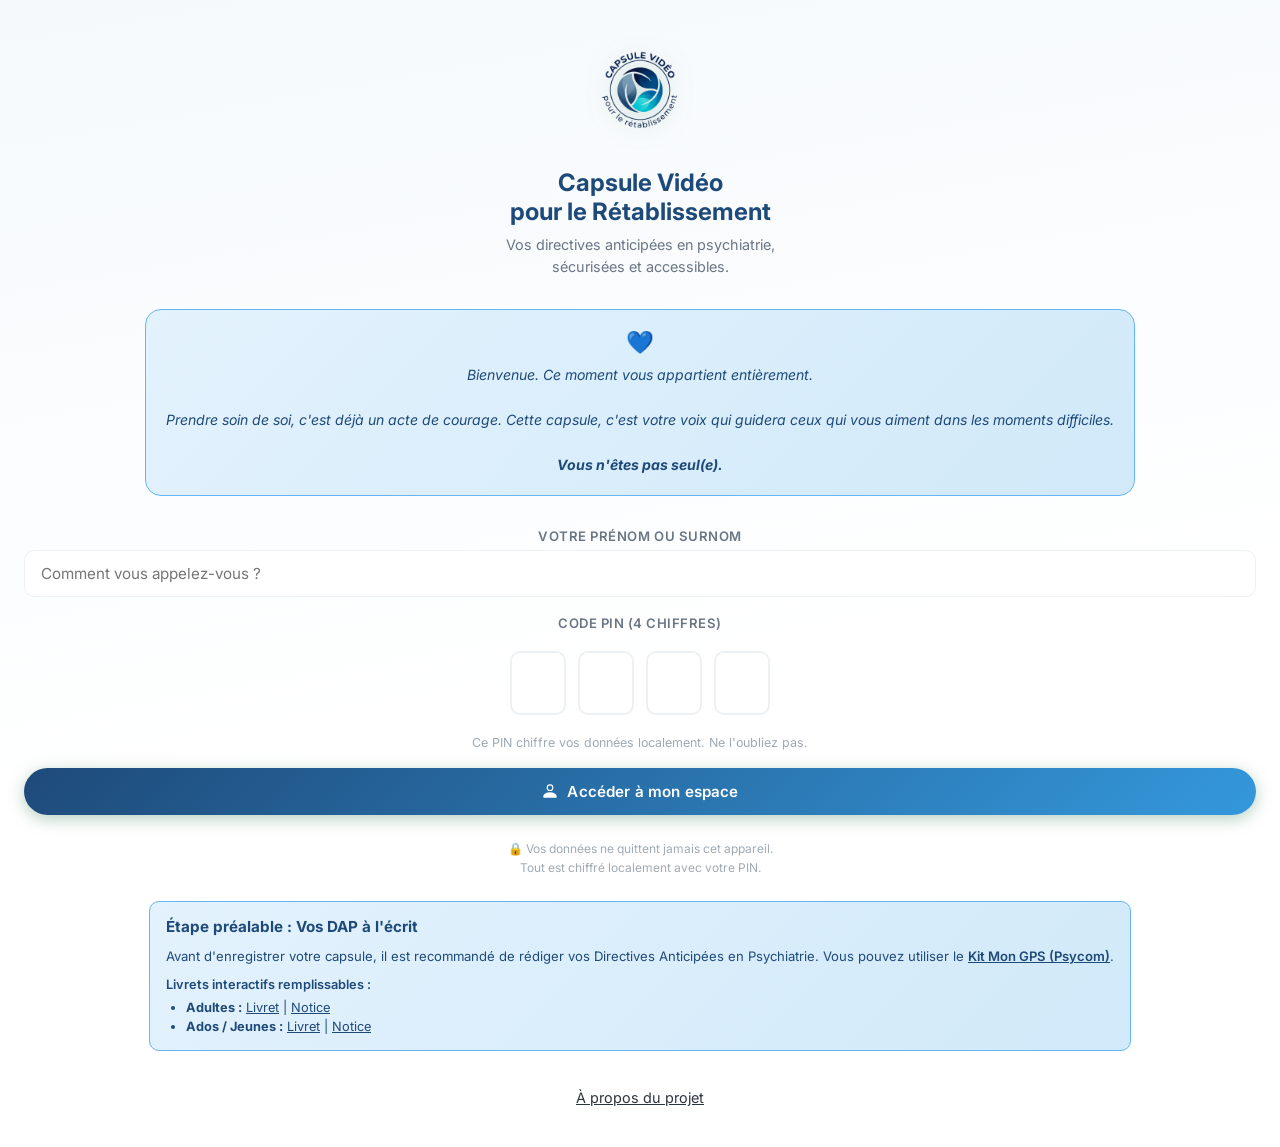
<file: record.html>
<!DOCTYPE html>
<html lang="fr">

<head>
    <meta charset="UTF-8" />
    <meta name="viewport" content="width=device-width, initial-scale=1.0, viewport-fit=cover" />
    <meta name="theme-color" content="#1e4a7a" />
    <title>Enregistrement — Capsule Vidéo</title>
    <link rel="manifest" href="manifest.json" />
    <link rel="apple-touch-icon" href="icons/LogoBleu.png" />
    <link rel="stylesheet" href="css/style.css" />
</head>

<body>
    <div class="app-shell">

        <!-- Header -->
        <header class="app-header">
            <button class="header-back" id="backBtn" title="Retour">
                <svg xmlns="http://www.w3.org/2000/svg" width="20" height="20" fill="currentColor" viewBox="0 0 16 16">
                    <path fill-rule="evenodd"
                        d="M15 8a.5.5 0 0 0-.5-.5H2.707l3.147-3.146a.5.5 0 1 0-.708-.708l-4 4a.5.5 0 0 0 0 .708l4 4a.5.5 0 0 0 .708-.708L2.707 8.5H14.5A.5.5 0 0 0 15 8z" />
                </svg>
            </button>
            <div>
                <h1>Enregistrement guidé</h1>
                <span class="subtitle">Vos directives anticipées</span>
            </div>
        </header>

        <!-- Record area -->
        <main class="page record-page">

            <!-- Camera -->
            <div class="camera-container" id="cameraContainer">
                <video id="videoPreview" playsinline autoplay muted></video>

                <!-- Placeholder when camera not started -->
                <div class="camera-placeholder" id="cameraPlaceholder">
                    <svg xmlns="http://www.w3.org/2000/svg" width="48" height="48" fill="currentColor"
                        viewBox="0 0 16 16">
                        <path
                            d="M0 5a2 2 0 0 1 2-2h7.5a2 2 0 0 1 1.983 1.738l3.11-1.382A1 1 0 0 1 16 4.269v7.462a1 1 0 0 1-1.406.913l-3.111-1.382A2 2 0 0 1 9.5 13H2a2 2 0 0 1-2-2V5z" />
                    </svg>
                    <span>Appuyez sur ● pour commencer</span>

                    <a href="tutoriel.html" class="btn btn-secondary btn-sm"
                        style="margin-top:20px; font-weight:500; background:rgba(255,255,255,0.15); color:white; border:1px solid rgba(255,255,255,0.4); backdrop-filter:blur(4px);">
                        📖 Voir le tutoriel (Étapes conseillées)
                    </a>
                </div>

                <!-- Prompt overlay -->
                <div class="prompt-overlay" id="promptOverlay" style="display:none;">
                    <span class="prompt-phase" id="phaseLabel">Phase 1</span>
                    <div class="prompt-text" id="promptText">…</div>
                </div>

                <!-- Import overlay -->
                <div class="prompt-overlay" id="importOverlay" style="display:none; text-align:center; padding: 20px;">
                    <h3 style="margin-bottom:12px; font-size:1.2rem;">Vidéo sélectionnée</h3>
                    <p style="margin-bottom:12px; font-size:0.9rem;">Date d'enregistrement de la capsule :</p>
                    <input type="date" id="importDate" class="input-field"
                        style="margin-bottom: 20px; width:100%; max-width:200px; display:inline-block;" />
                    <div style="display:flex; justify-content:center; gap:12px;">
                        <button class="btn btn-secondary" id="cancelImportOverlayBtn">Annuler</button>
                        <button class="btn btn-primary" id="confirmImportOverlayBtn">Sauvegarder</button>
                    </div>
                </div>

                <div class="teleprompter-overlay" id="teleprompterOverlay" style="display:none;">
                    <div class="teleprompter-scroll-area">
                        <div class="teleprompter-text-track" id="tpTextTrack">
                            <!-- Sera rempli dynamiquement par tpPrepareContinuousScript() -->
                        </div>
                    </div>
                </div>

                <!-- Compte à rebours -->
                <div class="countdown-overlay" id="countdownOverlay" style="display:none;">
                    <span id="countdownNumber">3</span>
                </div>
            </div>

            <!-- Barre de contrôles téléprompter (affichée uniquement pendant l'enregistrement) -->
            <div class="teleprompter-controls" id="tpControls" style="display:none;">
                <!-- Ligne 1 : Réglages (Vitesse et Police) -->
                <div class="tp-controls-row tp-settings-row">
                    <div class="tp-control-group">
                        <button class="tp-mini-btn" id="tpSlowBtn" title="Plus lent">🐢</button>
                        <span class="tp-mini-label">Vitesse</span>
                        <button class="tp-mini-btn" id="tpFastBtn" title="Plus rapide">🐇</button>
                    </div>
                    <div class="tp-control-group">
                        <button class="tp-mini-btn" id="tpFontDecBtn" title="Texte plus petit">A-</button>
                        <span class="tp-mini-label">Police</span>
                        <button class="tp-mini-btn" id="tpFontIncBtn" title="Texte plus grand">A+</button>
                    </div>
                </div>

                <!-- Ligne 2 : Navigation -->
                <div class="tp-controls-row tp-nav-row">
                    <button class="tp-btn" id="tpPrevBtn" title="Section précédente">◀</button>
                    <button class="tp-btn tp-pause-btn" id="tpPauseBtn" title="Pause/Reprise">⏸ Pause</button>
                    <button class="tp-btn" id="tpNextBtn" title="Section suivante">▶</button>
                    <div class="tp-section-indicator" id="tpSectionIndicator">1 / 4</div>
                </div>
            </div>

            <!-- Phase progress dots -->
            <div class="phase-progress">
                <div class="phase-dot" id="dot0"></div>
                <div class="phase-dot" id="dot1"></div>
                <div class="phase-dot" id="dot2"></div>
                <div class="phase-dot" id="dot3"></div>
            </div>

            <!-- Timer -->
            <div class="rec-timer" style="display:flex; align-items:center;">
                <div class="rec-dot" id="recDot"></div>
                <span id="timer">00:00</span>
                <span style="color:var(--gray-400);font-weight:400; margin-right:8px;">/ 05:00 recommandé</span>

                <!-- Audio Meter -->
                <div class="audio-meter" id="audioMeter" style="display:none;">
                    <div class="meter-bar"></div>
                    <div class="meter-bar"></div>
                    <div class="meter-bar"></div>
                    <div class="meter-bar"></div>
                    <div class="meter-bar"></div>
                    <div class="meter-bar"></div>
                    <div class="meter-bar"></div>
                    <div class="meter-bar"></div>
                    <div class="meter-bar"></div>
                    <div class="meter-bar"></div>
                    <div class="meter-bar"></div>
                    <div class="meter-bar"></div>
                    <div class="meter-bar"></div>
                    <div class="meter-bar"></div>
                    <div class="meter-bar"></div>
                    <div class="meter-bar"></div>
                    <div class="meter-bar"></div>
                    <div class="meter-bar"></div>
                    <div class="meter-bar"></div>
                    <div class="meter-bar"></div>
                </div>
            </div>

            <!-- Controls -->
            <div class="record-controls">
                <button class="btn btn-secondary btn-sm" id="cancelBtn" style="display:none;">Annuler</button>

                <button class="btn btn-secondary btn-sm" id="pauseBtn" style="display:none;" title="Mettre en pause">⏸
                    Pause</button>

                <button class="rec-btn-main" id="mainRecBtn" title="Enregistrer">
                    <div class="inner-circle"></div>
                </button>

                <label class="btn btn-secondary btn-sm" id="importBtn"
                    style="cursor:pointer; display:flex; align-items:center; gap:8px;">
                    <svg xmlns="http://www.w3.org/2000/svg" width="16" height="16" fill="currentColor"
                        viewBox="0 0 16 16">
                        <path fill-rule="evenodd"
                            d="M.5 9.9a.5.5 0 0 1 .5.5v2.5a1 1 0 0 0 1 1h12a1 1 0 0 0 1-1v-2.5a.5.5 0 0 1 1 0v2.5a2 2 0 0 1-2 2H2a2 2 0 0 1-2-2v-2.5a.5.5 0 0 1 .5-.5z" />
                        <path fill-rule="evenodd"
                            d="M7.646 1.146a.5.5 0 0 1 .708 0l3 3a.5.5 0 0 1-.708.708L8.5 2.707V11.5a.5.5 0 0 1-1 0V2.707L5.354 4.854a.5.5 0 1 1-.708-.708l3-3z" />
                    </svg>
                    Importer
                    <input type="file" id="importVideoInput" accept="video/*" style="display:none;" />
                </label>

                <button class="btn btn-primary btn-sm" id="saveBtn" style="display:none;">
                    <svg xmlns="http://www.w3.org/2000/svg" width="16" height="16" fill="currentColor"
                        viewBox="0 0 16 16">
                        <path
                            d="M2 1a1 1 0 0 0-1 1v12a1 1 0 0 0 1 1h12a1 1 0 0 0 1-1V2a1 1 0 0 0-1-1H9.5a1 1 0 0 0-1 1v7.293l2.646-2.647a.5.5 0 0 1 .708.708l-3.5 3.5a.5.5 0 0 1-.708 0l-3.5-3.5a.5.5 0 1 1 .708-.708L7.5 9.293V2a2 2 0 0 1 2-2H14a2 2 0 0 1 2 2v12a2 2 0 0 1-2 2H2a2 2 0 0 1-2-2V2a2 2 0 0 1 2-2h2.5a.5.5 0 0 1 0 1H2z" />
                    </svg>
                    Sauvegarder
                </button>
            </div>

            <!-- Prompt guide list -->
            <div class="prompts-panel">
                <div id="scriptActions"
                    style="margin-bottom:16px; display:flex; justify-content:space-between; align-items:center; flex-wrap:wrap; gap:8px;">
                    <a href="script.html" class="script-edit-link" id="scriptEditLink">
                        <svg xmlns="http://www.w3.org/2000/svg" width="13" height="13" fill="currentColor"
                            viewBox="0 0 16 16">
                            <path
                                d="M12.146.146a.5.5 0 0 1 .708 0l3 3a.5.5 0 0 1 0 .708l-10 10a.5.5 0 0 1-.168.11l-5 2a.5.5 0 0 1-.65-.65l2-5a.5.5 0 0 1 .11-.168l10-10zM11.207 2.5 13.5 4.793 14.793 3.5 12.5 1.207 11.207 2.5zm1.586 1.586L10.5 1.793 4.793 7.5l-1.202 3.006 3.006-1.201L12.793 4.086z" />
                        </svg>
                        <span id="scriptEditLinkText">Rédiger mon script</span>
                    </a>
                    <button class="teleprompter-toggle-btn" id="teleprompterToggleBtn" style="display:none;">
                        📜 Téléprompter
                    </button>
                </div>

                <h3>Guide — phases de l'enregistrement</h3>
                <ul class="prompt-list" id="promptList">
                    <li id="li0">🪪 Identification, Date, Pathologie &amp; Traitement</li>
                    <li id="li1">🧠 Signes d'alertes, Repères, Besoins, Recommandations, Ressources en cas de crise</li>
                    <li id="li2">📋 Mes Directives de Soins (DAP)</li>
                    <li id="li3">💙 Mon Message d'Espoir</li>
                </ul>
            </div>

            <!-- Bienveillance reminder -->
            <div class="info-box" style="margin-top:16px;">
                💙 Prenez le temps qu'il vous faut. Faites une pause si besoin. Vous pouvez réenregistrer à tout moment.
            </div>

        </main>
    </div>
    <div id="toast" class="toast"></div>

    <script type="module">
        import { requireAuth, showToast, navigate, saveCapsule, getState, addHistoryEntry, getNextCapsuleNumber, getScript } from './js/app.js';
        import { GuidedRecorder } from './js/recorder.js';
        import { encryptData } from './js/crypto.js';

        // Sécurité : Vérification immédiate au chargement/retour
        if (!requireAuth()) throw new Error('Not authenticated');
        window.addEventListener('pageshow', () => {
            if (!requireAuth()) return;
            if (typeof loadUserScript === 'function') {
                loadUserScript();
            }
        });

        const recorder = new GuidedRecorder({
            videoEl: document.getElementById('videoPreview'),
            overlayPhase: document.getElementById('phaseLabel'),
            overlayText: document.getElementById('promptText'),
            phaseDots: document.querySelectorAll('.phase-dot'),
            promptList: document.querySelectorAll('#promptList li'),
            timerEl: document.getElementById('timer'),
            recDot: document.getElementById('recDot'),
            audioMeterBars: document.querySelectorAll('#audioMeter .meter-bar'),
            onSaved: () => {
                setTimeout(() => navigate('dashboard.html'), 1500);
            }
        });

        // ── Téléprompter ────────────────────────────────────────────────────
        let userScript = null;
        let tpEnabled = false;
        let tpCurrentSection = 0;
        let tpScrollY = 0;
        let tpScrollSpeed = 0.6; // px par frame
        let tpPaused = false;
        let tpRAF = null;

        const SECTIONS_META = [
            { emoji: '🪪', label: 'Identification & Traitement', key: 'section1' },
            { emoji: '🧠', label: 'Signes d\'alertes, Repères, Besoins, Recommandations, Ressources', key: 'section2' },
            { emoji: '📋', label: 'Directives de Soins (DAP)', key: 'section3' },
            { emoji: '💙', label: 'Message d\'Espoir', key: 'section4' }
        ];

        const tpOverlay = document.getElementById('teleprompterOverlay');
        const tpTextTrack = document.getElementById('tpTextTrack');
        const tpSectionInd = document.getElementById('tpSectionIndicator');
        const tpPauseBtn = document.getElementById('tpPauseBtn');
        const tpNextBtn = document.getElementById('tpNextBtn');
        const tpPrevBtn = document.getElementById('tpPrevBtn');
        const tpSlowBtn = document.getElementById('tpSlowBtn');
        const tpFastBtn = document.getElementById('tpFastBtn');
        const toggleBtn = document.getElementById('teleprompterToggleBtn');
        const tpControls = document.getElementById('tpControls');
        const scriptEditLink = document.getElementById('scriptEditLink');
        const scriptEditText = document.getElementById('scriptEditLinkText');

        // Charger le script au démarrage
        async function loadUserScript() {
            userScript = await getScript();
            const hasScript = userScript && (
                userScript.section1 || userScript.section2 ||
                userScript.section3 || userScript.section4
            );
            if (hasScript) {
                toggleBtn.style.display = 'inline-flex';
                scriptEditText.textContent = 'Modifier mon script';
            } else {
                toggleBtn.style.display = 'none';
                scriptEditText.textContent = 'Rédiger mon script';
            }
        }
        loadUserScript();

        // Activer/désactiver le téléprompter
        toggleBtn.addEventListener('click', () => {
            tpEnabled = !tpEnabled;
            toggleBtn.classList.toggle('active', tpEnabled);
            toggleBtn.textContent = tpEnabled ? '📜 Téléprompter ✓' : '📜 Téléprompter';
        });

        // Préparer le script complet pour un défilement continu
        function tpPrepareContinuousScript() {
            tpTextTrack.innerHTML = '';
            SECTIONS_META.forEach((meta, idx) => {
                const text = userScript ? (userScript[meta.key] || '') : '';
                if (text.trim()) {
                    const block = document.createElement('div');
                    block.className = 'tp-section-block';
                    block.id = `tpSectionBlock${idx}`;
                    block.style.marginBottom = '60px';
                    block.innerHTML = `
                        <div class="teleprompter-section-label">${meta.emoji} ${meta.label}</div>
                        <div class="teleprompter-text-content">${text}</div>
                    `;
                    tpTextTrack.appendChild(block);
                }
            });

            if (tpTextTrack.innerHTML === '') {
                tpTextTrack.innerHTML = '<div class="teleprompter-text-content">(Aucun texte rédigé)</div>';
            }
        }

        // Sauter à une section spécifique
        function tpJumpToSection(idx) {
            const block = document.getElementById(`tpSectionBlock${idx}`);
            if (block) {
                tpCurrentSection = idx;
                // On compense le padding-top de 45vh pour que la section saute au milieu
                const startOffset = window.innerHeight * 0.45;
                tpScrollY = -block.offsetTop + startOffset;
                tpTextTrack.style.transform = `translateY(${tpScrollY}px)`;
            }
        }

        // Défilement animé
        function tpStartScroll() {
            if (tpRAF) cancelAnimationFrame(tpRAF);
            function step() {
                if (!tpPaused) {
                    tpScrollY -= tpScrollSpeed;
                    const trackH = tpTextTrack.scrollHeight;
                    const minY = -(trackH); 
                    if (tpScrollY < minY) {
                        tpPaused = true;
                        tpPauseBtn.textContent = '▶ Reprendre';
                    } else {
                        tpTextTrack.style.transform = `translateY(${tpScrollY}px)`;
                    }
                }
                updateSectionIndicatorFromScroll();
                tpRAF = requestAnimationFrame(step);
            }
            tpRAF = requestAnimationFrame(step);
        }

        function updateSectionIndicatorFromScroll() {
            const focusPoint = window.innerHeight * 0.45; 
            SECTIONS_META.forEach((meta, idx) => {
                const block = document.getElementById(`tpSectionBlock${idx}`);
                if (block) {
                    const blockTop = block.offsetTop + tpScrollY;
                    const blockBottom = blockTop + block.offsetHeight;
                    // Si le point de focus (45vh) est à l'intérieur de ce bloc
                    if (focusPoint >= blockTop && focusPoint <= blockBottom) {
                        tpCurrentSection = idx;
                        tpSectionInd.textContent = `${idx + 1} / 4`;
                    }
                }
            });
        }

        function tpStopScroll() {
            if (tpRAF) { cancelAnimationFrame(tpRAF); tpRAF = null; }
        }

        // Contrôles
        tpPauseBtn.addEventListener('click', () => {
            tpPaused = !tpPaused;
            tpPauseBtn.textContent = tpPaused ? '▶ Reprendre' : '⏸ Pause';
            tpPauseBtn.classList.toggle('tp-pause-btn', !tpPaused);
        });

        tpNextBtn.addEventListener('click', () => {
            // Chercher la prochaine section non vide
            for (let i = tpCurrentSection + 1; i <= 3; i++) {
                if (document.getElementById(`tpSectionBlock${i}`)) {
                    tpJumpToSection(i);
                    break;
                }
            }
        });

        tpPrevBtn.addEventListener('click', () => {
            // Chercher la section non vide précédente
            for (let i = tpCurrentSection - 1; i >= 0; i--) {
                if (document.getElementById(`tpSectionBlock${i}`)) {
                    tpJumpToSection(i);
                    break;
                }
            }
        });

        tpSlowBtn.addEventListener('click', () => {
            tpScrollSpeed = Math.max(0.2, tpScrollSpeed - 0.2);
        });

        tpFastBtn.addEventListener('click', () => {
            tpScrollSpeed = Math.min(2.5, tpScrollSpeed + 0.2);
        });

        let tpFontSize = 1.2; // rem
        const tpFontDecBtn = document.getElementById('tpFontDecBtn');
        const tpFontIncBtn = document.getElementById('tpFontIncBtn');

        tpFontDecBtn.addEventListener('click', () => {
            tpFontSize = Math.max(0.8, tpFontSize - 0.1);
            tpOverlay.style.setProperty('--tp-font-size', `${tpFontSize}rem`);
        });

        tpFontIncBtn.addEventListener('click', () => {
            tpFontSize = Math.min(2.5, tpFontSize + 0.1);
            tpOverlay.style.setProperty('--tp-font-size', `${tpFontSize}rem`);
        });

        // Touch: tap sur la zone de texte = pause/reprise
        tpTextTrack.addEventListener('click', () => {
            tpPaused = !tpPaused;
            tpPauseBtn.textContent = tpPaused ? '▶ Reprendre' : '⏸ Pause';
        });


        const mainRecBtn = document.getElementById('mainRecBtn');
        const pauseBtn = document.getElementById('pauseBtn');
        const cancelBtn = document.getElementById('cancelBtn');
        const saveBtn = document.getElementById('saveBtn');
        const placeholder = document.getElementById('cameraPlaceholder');
        const overlay = document.getElementById('promptOverlay');

        let recordingState = 'idle'; // idle | recording | paused | stopped

        mainRecBtn.addEventListener('click', async () => {
            if (recordingState === 'idle') {
                // Start
                const ok = await recorder.initCamera();
                if (!ok) return;
                // Démarrer le compte à rebours avant l'enregistrement
                const countdownOverlay = document.getElementById('countdownOverlay');
                const countdownNumber = document.getElementById('countdownNumber');

                countdownOverlay.style.display = 'flex';
                placeholder.style.display = 'none';
                let count = 3;
                countdownNumber.textContent = count;

                const timer = setInterval(async () => {
                    count--;
                    if (count > 0) {
                        countdownNumber.textContent = count;
                    } else {
                        clearInterval(timer);
                        countdownOverlay.style.display = 'none';

                        // Lancement effectif de l'enregistrement
                        await recorder.start();
                        recordingState = 'recording';

                        // Affichage du guide standard uniquement si le téléprompter n'est pas utilisé
                        overlay.style.display = (tpEnabled && userScript) ? 'none' : 'block';
                        mainRecBtn.classList.add('recording');
                        mainRecBtn.title = 'Arrêter l\'enregistrement';
                        cancelBtn.style.display = 'inline-flex';
                        pauseBtn.style.display = 'inline-flex';
                        pauseBtn.textContent = '⏸ Pause';
                        saveBtn.style.display = 'none';
                        importBtn.style.display = 'none';

                        document.getElementById('audioMeter').style.display = 'flex';

                        // Démarrer le téléprompter si activé
                        if (tpEnabled && userScript) {
                            tpPrepareContinuousScript();
                            tpPaused = false;
                            tpOverlay.style.display = 'flex';
                            tpControls.style.display = 'flex';
                            tpPauseBtn.textContent = '⏸ Pause';
                            
                            // Sauter à la première section non vide
                            let firstIdx = 0;
                            for (let i = 0; i <= 3; i++) {
                                if (document.getElementById(`tpSectionBlock${i}`)) {
                                    firstIdx = i;
                                    break;
                                }
                            }
                            tpJumpToSection(firstIdx);
                            tpStartScroll();
                        }
                    }
                }, 2000);
            } else if (recordingState === 'recording' || recordingState === 'paused') {
                // Stop
                mainRecBtn.disabled = true;
                mainRecBtn.classList.remove('recording');
                await recorder.stop();
                recordingState = 'stopped';
                mainRecBtn.disabled = false;

                overlay.style.display = 'none';
                cancelBtn.style.display = 'none';
                pauseBtn.style.display = 'none';
                saveBtn.style.display = 'none';
                importBtn.style.display = 'flex';

                document.getElementById('audioMeter').style.display = 'none';

                // Arrêter le téléprompter
                tpOverlay.style.display = 'none';
                tpControls.style.display = 'none';
                tpStopScroll();
                // auto-saved in onSaved callback
            }
        });

        pauseBtn.addEventListener('click', () => {
            if (recordingState === 'recording') {
                recorder.pause();
                recordingState = 'paused';
                pauseBtn.textContent = '▶ Reprendre';
                mainRecBtn.classList.remove('recording');

                // Synchroniser le téléprompter
                if (tpEnabled) {
                    tpPaused = true;
                    tpPauseBtn.textContent = '▶ Reprendre';
                    tpPauseBtn.classList.remove('tp-pause-btn');
                }
            } else if (recordingState === 'paused') {
                recorder.resume();
                recordingState = 'recording';
                pauseBtn.textContent = '⏸ Pause';
                mainRecBtn.classList.add('recording');

                // Synchroniser le téléprompter
                if (tpEnabled) {
                    tpPaused = false;
                    tpPauseBtn.textContent = '⏸ Pause';
                    tpPauseBtn.classList.add('tp-pause-btn');
                }
            }
        });

        cancelBtn.addEventListener('click', () => {
            if (confirm('Annuler l\'enregistrement ? La vidéo sera perdue.')) {
                recorder.destroy();
                recordingState = 'idle';
                placeholder.style.display = 'flex';
                overlay.style.display = 'none';
                mainRecBtn.classList.remove('recording');
                cancelBtn.style.display = 'none';
                pauseBtn.style.display = 'none';
                saveBtn.style.display = 'none';
                importBtn.style.display = 'flex';
                document.getElementById('audioMeter').style.display = 'none';
                document.getElementById('timer').textContent = '00:00';
                document.querySelectorAll('.phase-dot').forEach(d => d.className = 'phase-dot');

                // Arrêter le téléprompter
                tpOverlay.style.display = 'none';
                tpControls.style.display = 'none';
                tpStopScroll();
            }
        });

        window.addEventListener('beforeunload', () => { recorder.destroy(); tpStopScroll(); });


        // ── Import logic ────────────────────────────────────────────────────────
        const importBtn = document.getElementById('importBtn');
        const importVideoInput = document.getElementById('importVideoInput');
        const importOverlay = document.getElementById('importOverlay');
        const importDate = document.getElementById('importDate');
        const confirmImportOverlayBtn = document.getElementById('confirmImportOverlayBtn');
        const cancelImportOverlayBtn = document.getElementById('cancelImportOverlayBtn');

        const today = new Date().toISOString().split('T')[0];
        importDate.value = today;

        importVideoInput.addEventListener('change', (e) => {
            const file = e.target.files[0];
            if (!file) return;

            placeholder.style.display = 'none';
            overlay.style.display = 'none';
            importOverlay.style.display = 'block';
            mainRecBtn.style.display = 'none';
            importBtn.style.display = 'none';
            document.querySelector('.prompts-panel').style.opacity = '0.3';
            document.querySelector('.prompts-panel').style.pointerEvents = 'none';
        });

        cancelImportOverlayBtn.addEventListener('click', () => {
            importVideoInput.value = '';
            importOverlay.style.display = 'none';
            placeholder.style.display = 'flex';
            mainRecBtn.style.display = 'flex'; // It relies on a CSS flex layout if flex, but mainRecBtn normally is block/inline-flex.
            importBtn.style.display = 'flex';
            document.querySelector('.prompts-panel').style.opacity = '1';
            document.querySelector('.prompts-panel').style.pointerEvents = 'auto';
        });

        confirmImportOverlayBtn.addEventListener('click', async () => {
            const file = importVideoInput.files[0];
            if (!file) return;

            const dateVal = importDate.value;
            if (!dateVal) {
                showToast('Veuillez sélectionner une date');
                return;
            }

            confirmImportOverlayBtn.disabled = true;
            confirmImportOverlayBtn.textContent = 'Chiffrement...';

            try {
                const state = getState();
                const buffer = await file.arrayBuffer();
                const encrypted = await encryptData(buffer, state.pin);

                const capsuleNum = await getNextCapsuleNumber();

                let recordedAt = new Date(dateVal);
                if (dateVal === today) {
                    recordedAt = new Date();
                }

                await saveCapsule({
                    id: state.name,
                    encryptedVideo: encrypted,
                    mimeType: file.type || 'video/webm', // Fallback type
                    duration: 0,
                    recordedAt: recordedAt.toISOString(),
                    capsuleNumber: capsuleNum
                });

                showToast('✅ Capsule importée en toute sécurité !');

                // Log dans l'historique
                try {
                    await addHistoryEntry({
                        type: 'import',
                        details: {
                            capsuleNumber: capsuleNum,
                            duration: 0
                        }
                    });
                } catch (e) { console.warn('History log error:', e); }

                setTimeout(() => navigate('dashboard.html'), 1500);
            } catch (err) {
                console.error(err);
                showToast("❌ Erreur lors de l'importation");
                confirmImportOverlayBtn.disabled = false;
                confirmImportOverlayBtn.textContent = 'Sauvegarder';
            }
        });

        document.getElementById('backBtn').addEventListener('click', () => {
            if (recordingState === 'recording') {
                if (!confirm('Quitter ? L\'enregistrement en cours sera perdu.')) return;
                recorder.destroy();
            }
            navigate('dashboard.html');
        });



    </script>
</body>

</html>
</file>
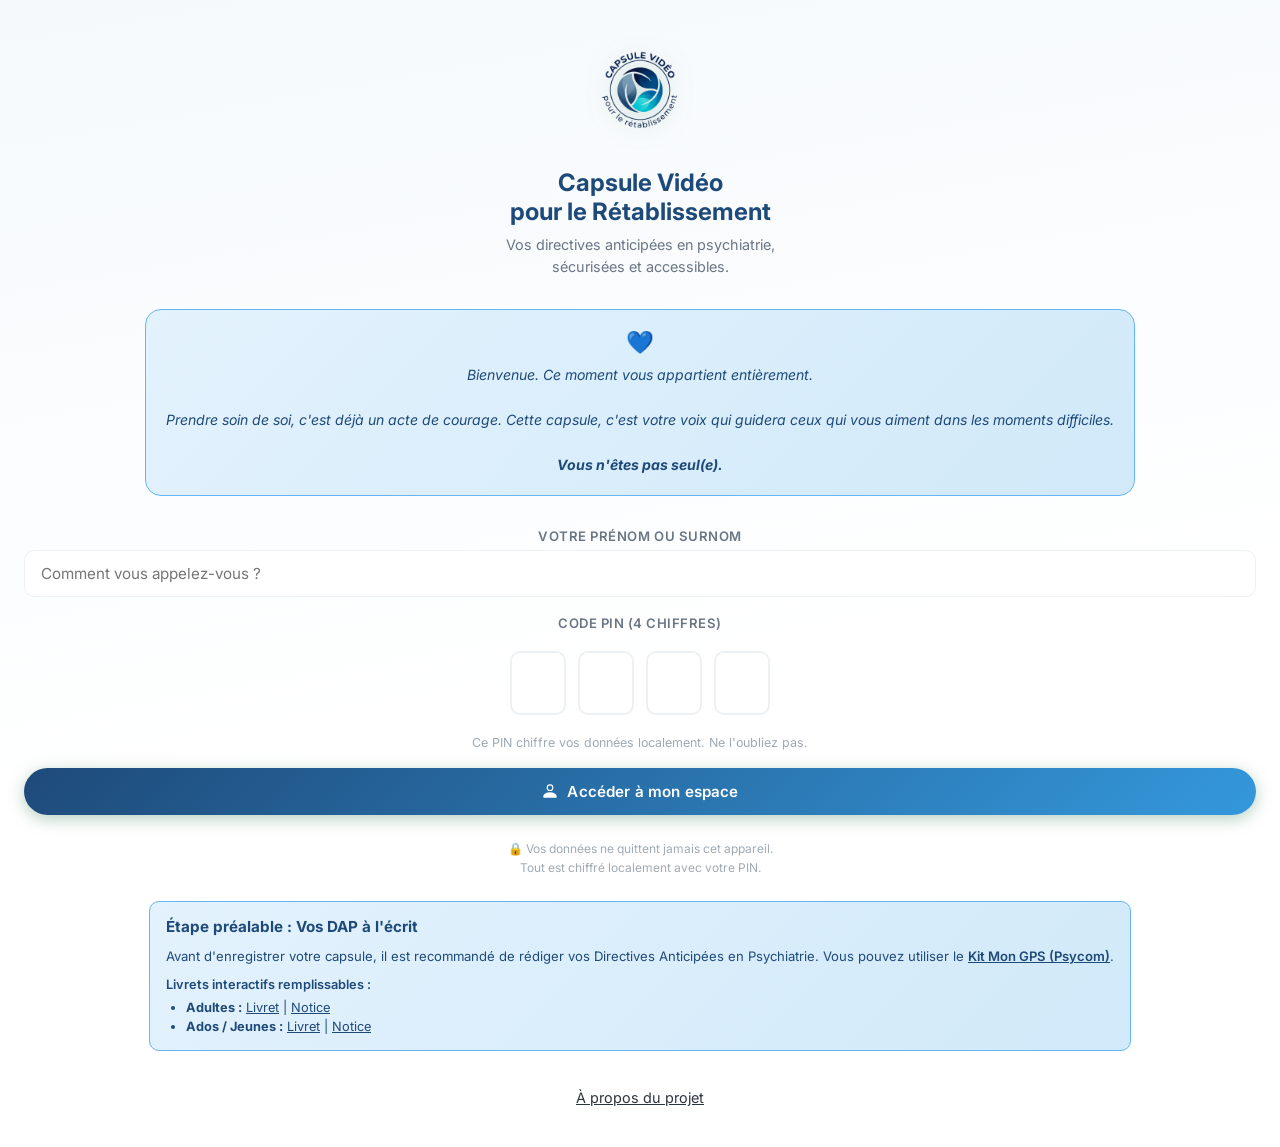
<file: script.html>
<!DOCTYPE html>
<html lang="fr">

<head>
    <meta charset="UTF-8" />
    <meta name="viewport" content="width=device-width, initial-scale=1.0, viewport-fit=cover" />
    <meta name="theme-color" content="#1e4a7a" />
    <title>Mon Script — Capsule Vidéo</title>
    <meta name="description"
        content="Rédigez votre script de Directives Anticipées en Psychiatrie en 4 sections guidées, pour l'utiliser comme téléprompter lors de votre enregistrement." />
    <link rel="manifest" href="manifest.json" />
    <link rel="apple-touch-icon" href="icons/LogoBleu.png" />
    <link rel="stylesheet" href="css/style.css" />
</head>

<body>
    <div class="app-shell">

        <!-- Header -->
        <header class="app-header">
            <button class="header-back" id="backBtn" title="Retour">
                <svg xmlns="http://www.w3.org/2000/svg" width="20" height="20" fill="currentColor" viewBox="0 0 16 16">
                    <path fill-rule="evenodd"
                        d="M15 8a.5.5 0 0 0-.5-.5H2.707l3.147-3.146a.5.5 0 1 0-.708-.708l-4 4a.5.5 0 0 0 0 .708l4 4a.5.5 0 0 0 .708-.708L2.707 8.5H14.5A.5.5 0 0 0 15 8z" />
                </svg>
            </button>
            <div>
                <h1>Mon Script</h1>
                <span class="subtitle">Préparez votre Capsule Vidéo</span>
            </div>
        </header>

        <!-- Content -->
        <main class="page script-page" style="padding-bottom: 80px;">

            <!-- Banner -->
            <div class="script-header-banner">
                <h2>Rédigez votre script pour la Capsule</h2>
                <p>Saisissez vos idées sous la forme de points clés pour chaque partie. Ce script s'affichera en
                    transparence pendant votre enregistrement.</p>
            </div>

            <!-- Indicateur de progression -->
            <div class="script-progress-strip" id="progressStrip">
                <div class="script-progress-item" id="prog0"></div>
                <div class="script-progress-item" id="prog1"></div>
                <div class="script-progress-item" id="prog2"></div>
                <div class="script-progress-item" id="prog3"></div>
            </div>

            <!-- Section 1 -->
            <div class="script-section open" id="sec0">
                <div class="script-section-header" onclick="toggleSection(0)">
                    <div class="script-section-emoji">🪪</div>
                    <div class="script-section-title">Identification, Date, Pathologie &amp; Traitement</div>
                    <div class="script-section-meta">
                        <span class="script-char-count" id="count0">0</span>
                        <svg class="script-section-chevron" xmlns="http://www.w3.org/2000/svg" width="16" height="16"
                            fill="currentColor" viewBox="0 0 16 16">
                            <path fill-rule="evenodd"
                                d="M1.646 4.646a.5.5 0 0 1 .708 0L8 10.293l5.646-5.647a.5.5 0 0 1 .708.708l-6 6a.5.5 0 0 1-.708 0l-6-6a.5.5 0 0 1 0-.708z" />
                        </svg>
                    </div>
                </div>
                <div class="script-section-body">
                    <p class="script-hint">
                        💡 Présentez-vous : votre prénom, la date d'enregistrement, votre pathologie si vous souhaitez
                        la nommer, et vos traitements actuels.
                    </p>
                    <textarea class="script-textarea" id="textarea0"
                        placeholder="Prénom&#10;Date&#10;Type de pathologie&#10;Traitement(s) actuel(s)&#10;Allergies ou contre-indications médicales importantes"
                        rows="6"></textarea>
                </div>
            </div>

            <!-- Section 2 -->
            <div class="script-section" id="sec1">
                <div class="script-section-header" onclick="toggleSection(1)">
                    <div class="script-section-emoji">🧠</div>
                    <div class="script-section-title">Signes d'alertes, Repères, Besoins, Recommandations &amp;
                        Ressources en cas de
                        crise</div>
                    <div class="script-section-meta">
                        <span class="script-char-count" id="count1">0</span>
                        <svg class="script-section-chevron" xmlns="http://www.w3.org/2000/svg" width="16" height="16"
                            fill="currentColor" viewBox="0 0 16 16">
                            <path fill-rule="evenodd"
                                d="M1.646 4.646a.5.5 0 0 1 .708 0L8 10.293l5.646-5.647a.5.5 0 0 1 .708.708l-6 6a.5.5 0 0 1-.708 0l-6-6a.5.5 0 0 1 0-.708z" />
                        </svg>
                    </div>
                </div>
                <div class="script-section-body">
                    <p class="script-hint">
                        💡 Décrivez les signes qui montrent que vous n'allez pas bien, ainsi que vos besoins, vos
                        recommandations et vos ressources pour vous stabiliser.
                    </p>
                    <textarea class="script-textarea" id="textarea1"
                        placeholder="Mes signes avant-coureurs&#10;Ce qui m'aide à me stabiliser&#10;En cas de crise, j'ai besoin de ......, je me recommande .... et j'identifie mes ressources.&#10;Logistique urgente : [ex: nourrir mon chat, vider le frigo, prévenir mon employeur...]"
                        rows="6"></textarea>
                </div>
            </div>

            <!-- Section 3 -->
            <div class="script-section" id="sec2">
                <div class="script-section-header" onclick="toggleSection(2)">
                    <div class="script-section-emoji">📋</div>
                    <div class="script-section-title">Mes Directives de Soins (DAP)</div>
                    <div class="script-section-meta">
                        <span class="script-char-count" id="count2">0</span>
                        <svg class="script-section-chevron" xmlns="http://www.w3.org/2000/svg" width="16" height="16"
                            fill="currentColor" viewBox="0 0 16 16">
                            <path fill-rule="evenodd"
                                d="M1.646 4.646a.5.5 0 0 1 .708 0L8 10.293l5.646-5.647a.5.5 0 0 1 .708.708l-6 6a.5.5 0 0 1-.708 0l-6-6a.5.5 0 0 1 0-.708z" />
                        </svg>
                    </div>
                </div>
                <div class="script-section-body">
                    <p class="script-hint">
                        💡 Exprimez vos souhaits et refus en période de crise : soins
                        acceptés/refusés, présence de
                        l'entourage, logement, traitements, et alternatives à l'hospitalisation.
                    </p>
                    <textarea class="script-textarea" id="textarea2"
                        placeholder="En période de crise, j'accepte / je refuse [ex: soins, visites, activités, régime alimentaire particulier, traitement...]&#10;Alternatives à l'hospitalisation souhaitées"
                        rows="6"></textarea>
                </div>
            </div>

            <!-- Section 4 -->
            <div class="script-section" id="sec3">
                <div class="script-section-header" onclick="toggleSection(3)">
                    <div class="script-section-emoji">💙</div>
                    <div class="script-section-title">Mon Message d'Espoir</div>
                    <div class="script-section-meta">
                        <span class="script-char-count" id="count3">0</span>
                        <svg class="script-section-chevron" xmlns="http://www.w3.org/2000/svg" width="16" height="16"
                            fill="currentColor" viewBox="0 0 16 16">
                            <path fill-rule="evenodd"
                                d="M1.646 4.646a.5.5 0 0 1 .708 0L8 10.293l5.646-5.647a.5.5 0 0 1 .708.708l-6 6a.5.5 0 0 1-.708 0l-6-6a.5.5 0 0 1 0-.708z" />
                        </svg>
                    </div>
                </div>
                <div class="script-section-body">
                    <p class="script-hint">
                        💡 Transmettez-vous un message d'espoir avec tendresse, force ou humour. Rappelez-vous que rien
                        n'est permanent.
                    </p>
                    <textarea class="script-textarea" id="textarea3"
                        placeholder="Rappel de mes forces et de mes ressources&#10;Rien n'est permanent, cette crise va passer.&#10;Encouragement"
                        rows="5"></textarea>
                </div>
            </div>

            <div class="info-box" style="margin-top: 4px;">
                💙 Votre script est sauvegardé uniquement sur cet appareil. Il ne sera jamais partagé.
            </div>

        </main>

        <!-- Save Bar -->
        <div class="script-save-bar">
            <div class="script-autosave-indicator" id="autosaveIndicator">
                <div class="script-autosave-dot"></div>
                <span id="autosaveText">Modifications non sauvegardées</span>
            </div>
            <button class="btn btn-primary btn-sm" id="saveBtn" style="flex-shrink:0;">
                ✅ Sauvegarder
            </button>
        </div>

    </div>
    <div id="toast" class="toast"></div>

    <script type="module">
        import { requireAuth, showToast, saveScript, getScript } from './js/app.js';

        // Auth guard
        if (!requireAuth()) throw new Error('Not authenticated');
        window.addEventListener('pageshow', () => { if (!requireAuth()) return; });

        // ── Accordéon ──────────────────────────────────────────────────────
        window.toggleSection = function (idx) {
            const sec = document.getElementById(`sec${idx}`);
            const isOpen = sec.classList.contains('open');
            // Fermer toutes les sections
            [0, 1, 2, 3].forEach(i => document.getElementById(`sec${i}`).classList.remove('open'));
            // Ouvrir celle-ci si elle était fermée
            if (!isOpen) sec.classList.add('open');
        };

        // ── Chargement du script sauvegardé ────────────────────────────────
        let isDirty = false;
        let autosaveTimer = null;

        async function loadScript() {
            const data = await getScript();
            if (data) {
                ['section1', 'section2', 'section3', 'section4'].forEach((key, idx) => {
                    const ta = document.getElementById(`textarea${idx}`);
                    ta.value = data[key] || '';
                    updateCount(idx);
                });
                updateProgress();
                setAutosaveStatus('saved', `Dernière sauvegarde : ${formatDate(data.updatedAt)}`);
            }
        }
        loadScript();

        // ── Compteur de caractères + indicateurs ───────────────────────────
        function updateCount(idx) {
            const ta = document.getElementById(`textarea${idx}`);
            const count = document.getElementById(`count${idx}`);
            const len = ta.value.trim().length;
            count.textContent = `${len} car.`;
            const sec = document.getElementById(`sec${idx}`);
            sec.classList.toggle('has-content', len > 0);
            updateProgress();
        }

        function updateProgress() {
            [0, 1, 2, 3].forEach(idx => {
                const filled = document.getElementById(`textarea${idx}`).value.trim().length > 0;
                document.getElementById(`prog${idx}`).classList.toggle('filled', filled);
            });
        }

        [0, 1, 2, 3].forEach(idx => {
            const ta = document.getElementById(`textarea${idx}`);
            ta.addEventListener('input', () => {
                updateCount(idx);
                isDirty = true;
                setAutosaveStatus('pending', 'Modification en cours…');
                // Auto-sauvegarde après 2s d'inactivité
                clearTimeout(autosaveTimer);
                autosaveTimer = setTimeout(() => autoSave(), 2000);
            });
        });

        // ── Sauvegarde ─────────────────────────────────────────────────────
        async function doSave() {
            const data = {
                section1: document.getElementById('textarea0').value,
                section2: document.getElementById('textarea1').value,
                section3: document.getElementById('textarea2').value,
                section4: document.getElementById('textarea3').value,
            };
            await saveScript(data);
            isDirty = false;
            setAutosaveStatus('saved', `Sauvegardé à ${new Date().toLocaleTimeString('fr-FR', { hour: '2-digit', minute: '2-digit' })}`);
        }

        async function autoSave() {
            try { await doSave(); } catch (e) { console.warn('Auto-save error:', e); }
        }

        document.getElementById('saveBtn').addEventListener('click', async () => {
            try {
                await doSave();
                showToast('✅ Script sauvegardé !');
            } catch (e) {
                showToast('❌ Erreur lors de la sauvegarde');
            }
        });

        // ── Indicateur de sauvegarde ───────────────────────────────────────
        function setAutosaveStatus(status, text) {
            const el = document.getElementById('autosaveIndicator');
            const textEl = document.getElementById('autosaveText');
            el.classList.toggle('saved', status === 'saved');
            textEl.textContent = text;
        }

        function formatDate(isoString) {
            if (!isoString) return '';
            return new Date(isoString).toLocaleDateString('fr-FR', {
                day: '2-digit', month: 'long', year: 'numeric',
                hour: '2-digit', minute: '2-digit'
            });
        }

        // ── Retour ─────────────────────────────────────────────────────────
        document.getElementById('backBtn').addEventListener('click', async () => {
            if (isDirty) {
                // Sauvegarde automatique avant de quitter
                try { await doSave(); } catch (e) { /* ignore */ }
            }
            window.location.href = 'record.html';
        });
    </script>
</body>

</html>
</file>
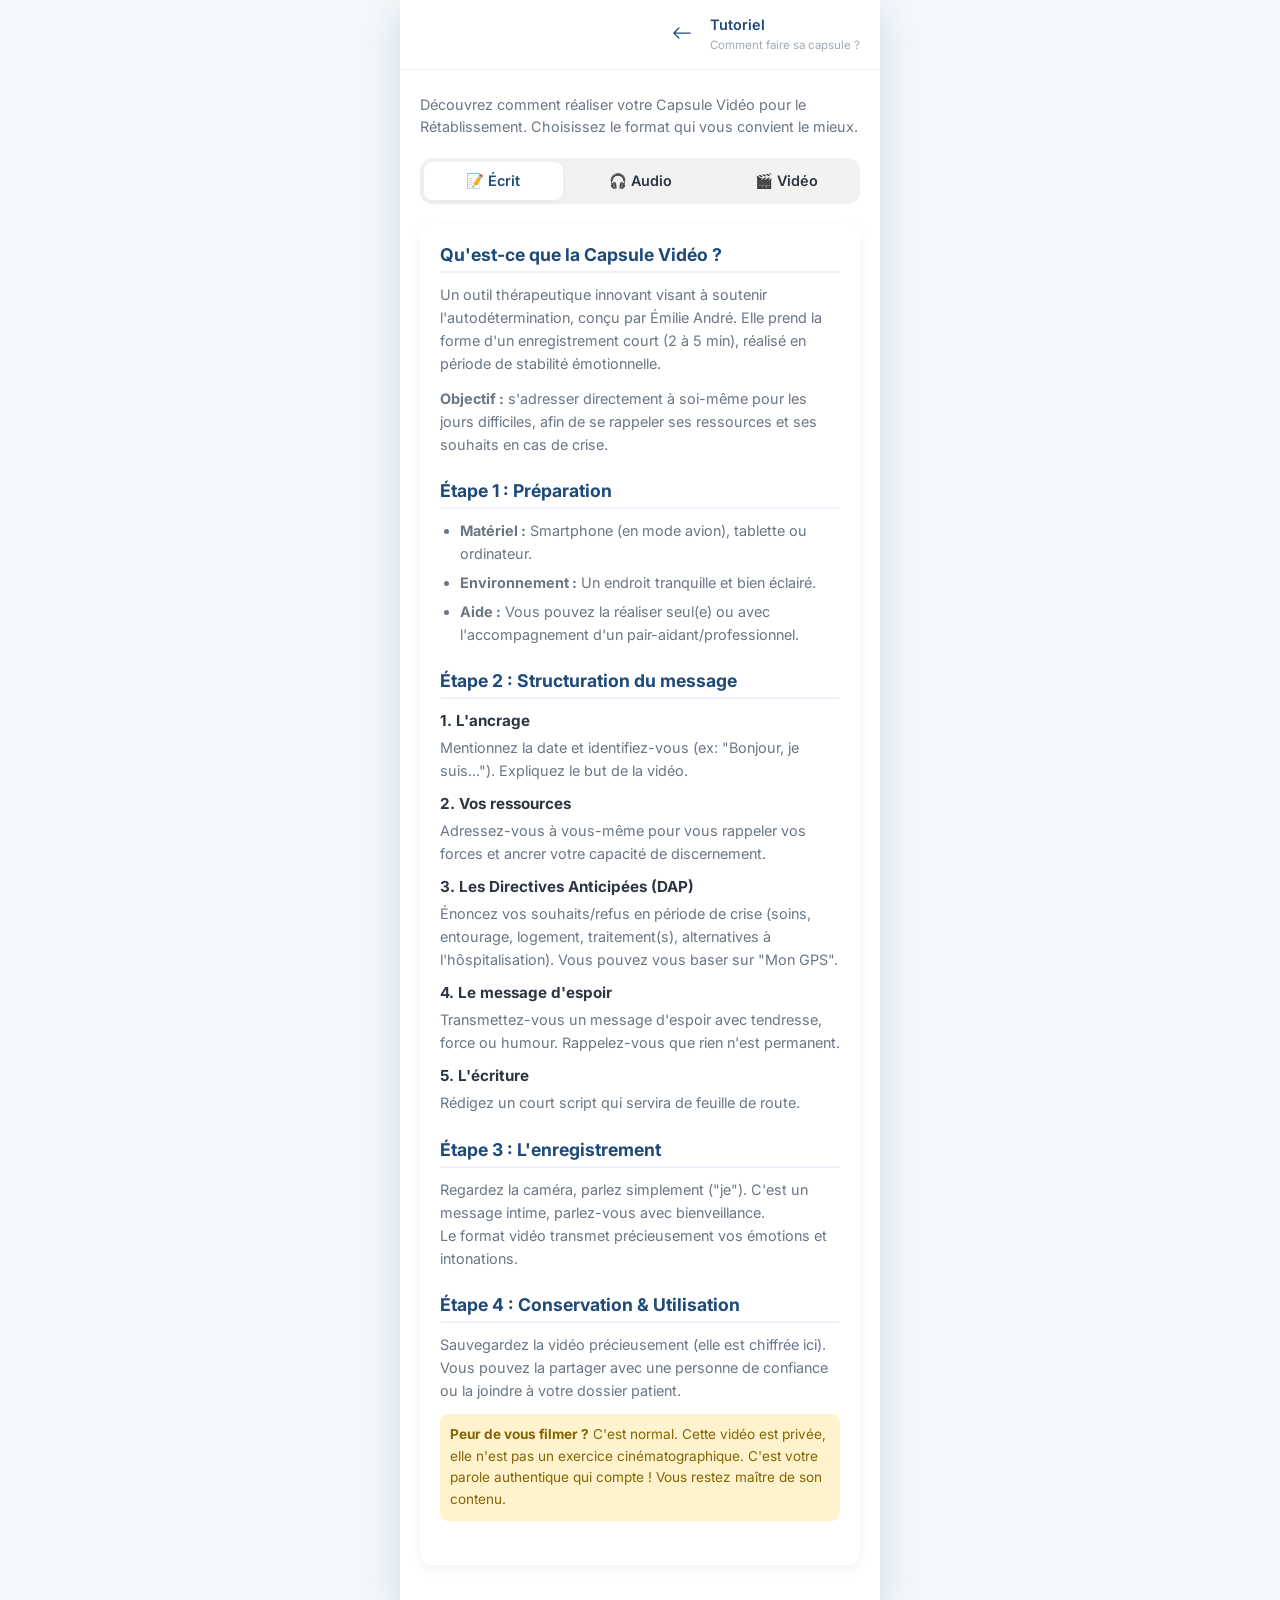
<file: tutoriel.html>
<!DOCTYPE html>
<html lang="fr">

<head>
    <meta charset="UTF-8" />
    <meta name="viewport" content="width=device-width, initial-scale=1.0, viewport-fit=cover" />
    <meta name="theme-color" content="#1e4a7a" />
    <title>Tutoriel — Capsule Vidéo</title>
    <link rel="manifest" href="manifest.json" />
    <link rel="apple-touch-icon" href="icons/LogoBleu.png" />
    <link rel="stylesheet" href="css/style.css" />
    <style>
        .tuto-tabs {
            display: flex;
            gap: 8px;
            margin-bottom: 20px;
            background: rgba(0, 0, 0, 0.05);
            padding: 4px;
            border-radius: 12px;
        }

        .tuto-tab {
            flex: 1;
            text-align: center;
            padding: 10px;
            border-radius: 8px;
            font-weight: 600;
            color: var(--gray-500);
            cursor: pointer;
            transition: all 0.2s;
            font-size: 0.9rem;
        }

        .tuto-tab.active {
            background: white;
            color: var(--primary-color);
            box-shadow: 0 2px 8px rgba(0, 0, 0, 0.05);
        }

        .tuto-content {
            display: none;
            background: white;
            padding: 20px;
            border-radius: 12px;
            box-shadow: 0 4px 12px rgba(0, 0, 0, 0.05);
            margin-bottom: 20px;
        }

        .tuto-content.active {
            display: block;
            animation: fadeIn 0.4s ease-out;
        }

        .tuto-section {
            margin-bottom: 24px;
        }

        .tuto-section h3 {
            color: var(--primary-color);
            margin-bottom: 10px;
            font-size: 1.1rem;
            border-bottom: 2px solid #eef2fa;
            padding-bottom: 6px;
        }

        .tuto-section h4 {
            color: var(--text-color);
            margin-bottom: 6px;
            font-size: 0.95rem;
            margin-top: 12px;
        }

        .tuto-section p,
        .tuto-section ul {
            margin-bottom: 12px;
            line-height: 1.6;
            color: var(--gray-600);
            font-size: 0.9rem;
        }

        .tuto-section ul {
            padding-left: 20px;
        }

        .tuto-section li {
            margin-bottom: 6px;
        }

        .media-player {
            text-align: center;
            padding: 20px 0;
        }

        .avatar-container {
            width: 140px;
            height: 140px;
            margin: 0 auto 20px auto;
            border-radius: 50%;
            overflow: hidden;
            border: 4px solid white;
            box-shadow: 0 8px 16px rgba(45, 122, 79, 0.2);
            position: relative;
        }

        .avatar-container img {
            width: 100%;
            height: 100%;
            object-fit: cover;
        }

        .speaking-ring {
            position: absolute;
            top: 0;
            left: 0;
            right: 0;
            bottom: 0;
            border-radius: 50%;
            border: 4px solid var(--primary-color);
            opacity: 0;
            pointer-events: none;
        }

        @keyframes pulseRing {
            0% {
                transform: scale(1);
                opacity: 0.8;
            }

            100% {
                transform: scale(1.15);
                opacity: 0;
            }
        }

        .is-speaking .speaking-ring {
            animation: pulseRing 1.5s infinite ease-out;
        }

        .audio-controls {
            display: flex;
            justify-content: center;
            gap: 15px;
            margin-top: 20px;
        }

        .btn-play {
            background: var(--primary-color);
            color: white;
            border: none;
            width: 60px;
            height: 60px;
            border-radius: 50%;
            display: flex;
            justify-content: center;
            align-items: center;
            cursor: pointer;
            box-shadow: 0 4px 12px rgba(45, 122, 79, 0.3);
            transition: transform 0.2s;
        }

        .btn-play:active {
            transform: scale(0.95);
        }

        .btn-play svg {
            width: 24px;
            height: 24px;
        }

        .media-status {
            font-size: 0.9rem;
            color: var(--gray-500);
            margin-top: 15px;
            font-weight: 500;
            height: 20px;
        }
    </style>
</head>

<body>
    <div class="app-shell">
        <header class="app-header">
            <button class="header-back" id="backBtn" title="Retour">
                <svg xmlns="http://www.w3.org/2000/svg" width="20" height="20" fill="currentColor" viewBox="0 0 16 16">
                    <path fill-rule="evenodd"
                        d="M15 8a.5.5 0 0 0-.5-.5H2.707l3.147-3.146a.5.5 0 1 0-.708-.708l-4 4a.5.5 0 0 0 0 .708l4 4a.5.5 0 0 0 .708-.708L2.707 8.5H14.5A.5.5 0 0 0 15 8z" />
                </svg>
            </button>
            <div>
                <h1>Tutoriel</h1>
                <span class="subtitle">Comment faire sa capsule&nbsp;?</span>
            </div>
        </header>

        <main class="page">
            <p style="font-size:0.9rem; color:var(--gray-600); margin-bottom:20px; line-height:1.5;">
                Découvrez comment réaliser votre Capsule Vidéo pour le Rétablissement. Choisissez le format qui vous
                convient le mieux.
            </p>

            <div class="tuto-tabs">
                <div class="tuto-tab active" data-tab="ecrit">📝 Écrit</div>
                <div class="tuto-tab" data-tab="audio">🎧 Audio</div>
                <div class="tuto-tab" data-tab="video">🎬 Vidéo</div>
            </div>

            <!-- TAB ECRIT -->
            <div class="tuto-content active" id="tab-ecrit">
                <div class="tuto-section">
                    <h3>Qu'est-ce que la Capsule Vidéo ?</h3>
                    <p>Un outil thérapeutique innovant visant à soutenir l'autodétermination, conçu par Émilie André.
                        Elle prend la forme d'un enregistrement court (2 à 5 min), réalisé en période de stabilité
                        émotionnelle.</p>
                    <p><strong>Objectif&nbsp;:</strong> s'adresser directement à soi-même pour les jours difficiles,
                        afin de se rappeler ses ressources et ses souhaits en cas de crise.</p>
                </div>

                <div class="tuto-section">
                    <h3>Étape 1 : Préparation</h3>
                    <ul>
                        <li><strong>Matériel&nbsp;:</strong> Smartphone (en mode avion), tablette ou ordinateur.</li>
                        <li><strong>Environnement&nbsp;:</strong> Un endroit tranquille et bien éclairé.</li>
                        <li><strong>Aide&nbsp;:</strong> Vous pouvez la réaliser seul(e) ou avec l'accompagnement d'un
                            pair-aidant/professionnel.</li>
                    </ul>
                </div>

                <div class="tuto-section">
                    <h3>Étape 2 : Structuration du message</h3>
                    <h4>1. L'ancrage</h4>
                    <p>Mentionnez la date et identifiez-vous (ex: "Bonjour, je suis..."). Expliquez le but de la vidéo.
                    </p>
                    <h4>2. Vos ressources</h4>
                    <p>Adressez-vous à vous-même pour vous rappeler vos forces et ancrer votre capacité de discernement.
                    </p>
                    <h4>3. Les Directives Anticipées (DAP)</h4>
                    <p>Énoncez vos souhaits/refus en période de crise (soins, entourage, logement, traitement(s),
                        alternatives à l'hôspitalisation). Vous pouvez vous baser sur "Mon GPS".</p>
                    <h4>4. Le message d'espoir</h4>
                    <p>Transmettez-vous un message d'espoir avec tendresse, force ou humour. Rappelez-vous que rien
                        n'est permanent.</p>
                    <h4>5. L'écriture</h4>
                    <p>Rédigez un court script qui servira de feuille de route.</p>
                </div>

                <div class="tuto-section">
                    <h3>Étape 3 : L'enregistrement</h3>
                    <p>Regardez la caméra, parlez simplement ("je"). C'est un message intime, parlez-vous avec
                        bienveillance.<br>Le format vidéo transmet précieusement vos émotions et intonations.</p>
                </div>

                <div class="tuto-section">
                    <h3>Étape 4 : Conservation & Utilisation</h3>
                    <p>Sauvegardez la vidéo précieusement (elle est chiffrée ici). Vous pouvez la partager avec une
                        personne de confiance ou la joindre à votre dossier patient.</p>
                    <p
                        style="background:#fff3cd; padding:10px; border-radius:8px; margin-top:12px; color:#856404; font-size:0.85rem;">
                        <strong>Peur de vous filmer&nbsp;?</strong> C'est normal. Cette vidéo est privée, elle n'est pas
                        un exercice cinématographique. C'est votre parole authentique qui compte ! Vous restez maître de
                        son contenu.
                    </p>
                </div>
            </div>

            <!-- TAB AUDIO -->
            <div class="tuto-content" id="tab-audio">
                <div class="media-player">
                    <svg xmlns="http://www.w3.org/2000/svg" width="60" height="60" fill="var(--primary-color)"
                        viewBox="0 0 16 16" style="margin-bottom:15px; opacity:0.8;">
                        <path
                            d="M11.536 14.01A8.47 8.47 0 0 0 14.026 8a8.47 8.47 0 0 0-2.49-6.01l-.708.707A7.48 7.48 0 0 1 13.026 8a7.48 7.48 0 0 1-2.198 5.303l.708.707z" />
                        <path
                            d="M10.121 12.596A6.48 6.48 0 0 0 12.026 8a6.48 6.48 0 0 0-1.905-4.596l-.707.707A5.48 5.48 0 0 1 11.026 8a5.48 5.48 0 0 1-1.612 3.889l.707.707z" />
                        <path
                            d="M8.707 11.182A4.5 4.5 0 0 0 10.026 8a4.5 4.5 0 0 0-1.319-3.182L8 5.525A3.5 3.5 0 0 1 9.026 8 3.5 3.5 0 0 1 8 10.475l.707.707zM6.717 3.55A.5.5 0 0 1 7 4v8a.5.5 0 0 1-.812.39L3.825 10.5H1.5A.5.5 0 0 1 1 10V6a.5.5 0 0 1 .5-.5h2.325l2.363-1.89a.5.5 0 0 1 .529-.06z" />
                    </svg>
                    <h3 style="color:var(--text-color); margin-bottom: 8px;">Tutoriel Audio</h3>
                    <p style="font-size:0.9rem; color:var(--gray-500); line-height:1.5;">Écoutez les explications pas à
                        pas pour préparer et réaliser votre capsule.</p>

                    <div class="audio-controls">
                        <button class="btn-play" id="audioPlayBtn">
                            <svg xmlns="http://www.w3.org/2000/svg" width="24" height="24" fill="currentColor"
                                viewBox="0 0 16 16" id="audioIcon">
                                <path
                                    d="m11.596 8.697-6.363 3.692c-.54.313-1.233-.066-1.233-.697V4.308c0-.63.692-1.01 1.233-.696l6.363 3.692a.802.802 0 0 1 0 1.393z" />
                            </svg>
                        </button>
                    </div>
                    <div class="media-status" id="audioStatus">Prêt à écouter</div>
                </div>
            </div>

            <!-- TAB VIDEO (AVATAR) -->
            <div class="tuto-content" id="tab-video"
                style="padding: 0; overflow: hidden; border-radius: 12px; background: transparent;">
                <div
                    style="position: relative; padding-bottom: 56.25%; height: 0; border-radius: 12px; overflow: hidden; box-shadow: 0 4px 12px rgba(0,0,0,0.1);">
                    <iframe src="https://app.heygen.com/embeds/3dc5f636449247aea664c004863ad207" title="Tutoriel vidéo"
                        frameborder="0" allow="encrypted-media; fullscreen;" allowfullscreen
                        style="position: absolute; top: 0; left: 0; width: 100%; height: 100%; border: none;">
                    </iframe>
                </div>
            </div>

        </main>
    </div>

    <script>
        document.getElementById('backBtn').addEventListener('click', () => {
            if (document.referrer) window.history.back();
            else window.location.href = 'dashboard.html';
        });

        // Tabs Logic
        const tabs = document.querySelectorAll('.tuto-tab');
        const contents = document.querySelectorAll('.tuto-content');

        tabs.forEach(tab => {
            tab.addEventListener('click', () => {
                tabs.forEach(t => t.classList.remove('active'));
                contents.forEach(c => c.classList.remove('active'));
                tab.classList.add('active');
                document.getElementById('tab-' + tab.dataset.tab).classList.add('active');
                stopAudio(); // stop if playing
            });
        });

        // Audio File Logic
        const audioElement = new Audio('Audio%20tutoriel.m4a');
        let isPlaying = false;

        const audioPlayBtn = document.getElementById('audioPlayBtn');
        const audioIcon = document.getElementById('audioIcon');
        const audioStatus = document.getElementById('audioStatus');

        const playSvg = '<path d="m11.596 8.697-6.363 3.692c-.54.313-1.233-.066-1.233-.697V4.308c0-.63.692-1.01 1.233-.696l6.363 3.692a.802.802 0 0 1 0 1.393z"/>';
        const pauseSvg = '<path d="M5.5 3.5A1.5 1.5 0 0 1 7 5v6a1.5 1.5 0 0 1-3 0V5a1.5 1.5 0 0 1 1.5-1.5zm5 0A1.5 1.5 0 0 1 12 5v6a1.5 1.5 0 0 1-3 0V5a1.5 1.5 0 0 1 1.5-1.5z"/>';

        function toggleAudio() {
            if (isPlaying) {
                audioElement.pause();
                stopUI();
            } else {
                audioElement.play().catch(e => console.log("Erreur de lecture audio", e));
                isPlaying = true;
                audioIcon.innerHTML = pauseSvg;
                audioStatus.textContent = "Lecture en cours...";
            }
        }

        function stopAudio() {
            if (isPlaying) {
                audioElement.pause();
                audioElement.currentTime = 0;
                stopUI();
            }
        }

        function stopUI() {
            isPlaying = false;
            audioIcon.innerHTML = playSvg;
            audioStatus.textContent = "Prêt à écouter";
        }

        audioElement.addEventListener('ended', () => {
            audioElement.currentTime = 0;
            stopUI();
        });

        // stop audio if user browses away
        window.addEventListener('beforeunload', stopAudio);

        audioPlayBtn.addEventListener('click', toggleAudio);
    </script>
</body>

</html>
</file>
<file: css/style.css>
/* ============================================
   Capsule Vidéo — Design System
   Palette apaisante : verts naturels, blancs doux
   ============================================ */

@import url('https://fonts.googleapis.com/css2?family=Inter:wght@300;400;500;600;700&display=swap');

:root {
  --blue-dark: #1e4a7a;
  --blue-mid: #3498db;
  --blue-light: #64b5f6;
  --blue-pale: #e3f2fd;
  --blue-mist: #f5f9fc;
  --white: #ffffff;
  --gray-100: #f8fafb;
  --gray-200: #eef1f3;
  --gray-400: #a0aab4;
  --gray-600: #6b7685;
  --gray-800: #2c3540;
  --primary-color: var(--blue-dark);
  --secondary-color: var(--blue-pale);
  --text-color: #2c3540;
  --accent: var(--blue-mid);
  --danger: #e57373;
  --shadow-sm: 0 2px 8px rgba(30, 74, 122, 0.08);
  --shadow-md: 0 4px 20px rgba(30, 74, 122, 0.14);
  --shadow-lg: 0 8px 40px rgba(30, 74, 122, 0.18);
  --radius-sm: 10px;
  --radius-md: 16px;
  --radius-lg: 24px;
  --radius-xl: 36px;
  --transition: all 0.25s cubic-bezier(0.4, 0, 0.2, 1);
}

*,
*::before,
*::after {
  box-sizing: border-box;
  margin: 0;
  padding: 0;
}

html,
body {
  height: 100%;
  font-family: 'Inter', system-ui, -apple-system, sans-serif;
  font-size: 16px;
  color: var(--gray-800);
  background: var(--blue-mist);
  -webkit-font-smoothing: antialiased;
}

/* ── Layout ── */
.app-shell {
  min-height: 100vh;
  display: flex;
  flex-direction: column;
  max-width: 480px;
  margin: 0 auto;
  background: var(--white);
  box-shadow: var(--shadow-lg);
}

.page {
  flex: 1;
  overflow-y: auto;
  padding: 24px 20px;
}

/* ── Header ── */
.app-header {
  background: var(--white);
  padding: 16px 20px;
  display: flex;
  align-items: center;
  gap: 12px;
  border-bottom: 1px solid var(--blue-pale);
  position: sticky;
  top: 0;
  z-index: 100;
}

.app-header .logo-wrap {
  width: 36px;
  height: 36px;
  flex-shrink: 0;
}

.app-header .logo-wrap img {
  width: 100%;
  height: 100%;
  object-fit: contain;
}

.app-header h1 {
  font-size: 0.9rem;
  font-weight: 600;
  color: var(--blue-dark);
  line-height: 1.2;
}

.app-header .subtitle {
  font-size: 0.72rem;
  color: var(--gray-400);
  font-weight: 400;
}

.header-back {
  margin-left: auto;
  background: none;
  border: none;
  cursor: pointer;
  color: var(--blue-dark);
  padding: 6px;
  border-radius: 50%;
  transition: var(--transition);
}

.header-back:hover {
  background: var(--blue-pale);
}

/* ── Bottom Nav ── */
.bottom-nav {
  display: flex;
  background: var(--white);
  border-top: 1px solid var(--blue-pale);
  padding: 8px 0 12px;
}

.nav-item {
  flex: 1;
  display: flex;
  flex-direction: column;
  align-items: center;
  gap: 4px;
  text-decoration: none;
  color: var(--gray-400);
  font-size: 0.65rem;
  font-weight: 500;
  padding: 6px;
  border-radius: var(--radius-sm);
  transition: var(--transition);
  cursor: pointer;
  background: none;
  border: none;
}

.nav-item svg {
  width: 22px;
  height: 22px;
}

.nav-item.active {
  color: var(--blue-dark);
}

.nav-item:hover {
  color: var(--blue-mid);
}

/* ── Cards ── */
.card {
  background: var(--white);
  border-radius: var(--radius-md);
  padding: 20px;
  box-shadow: var(--shadow-sm);
  border: 1px solid var(--blue-pale);
  margin-bottom: 16px;
}

.card-muted {
  background: var(--blue-mist);
  border: 1px solid var(--blue-pale);
  border-radius: var(--radius-md);
  padding: 20px;
  margin-bottom: 16px;
}

/* ── Buttons ── */
.btn {
  display: inline-flex;
  align-items: center;
  justify-content: center;
  gap: 8px;
  padding: 14px 24px;
  border-radius: var(--radius-xl);
  font-weight: 600;
  font-size: 0.95rem;
  border: none;
  cursor: pointer;
  transition: var(--transition);
  text-decoration: none;
  letter-spacing: 0.01em;
  font-family: inherit;
}

.btn-primary {
  background: linear-gradient(135deg, var(--blue-dark), var(--blue-mid));
  color: var(--white);
  box-shadow: 0 4px 16px rgba(45, 122, 79, 0.35);
}

.btn-primary:hover {
  transform: translateY(-2px);
  box-shadow: 0 6px 24px rgba(45, 122, 79, 0.45);
}

.btn-primary:active {
  transform: translateY(0);
}

.btn-secondary {
  background: var(--blue-pale);
  color: var(--blue-dark);
  border: 1.5px solid var(--blue-light);
}

.btn-secondary:hover {
  background: #d1e9f9;
}

.btn-danger {
  background: #fde8e8;
  color: var(--danger);
  border: 1.5px solid #f5c6c6;
}

.btn-danger:hover {
  background: #fcd0d0;
}

.btn-full {
  width: 100%;
}

.btn-icon {
  padding: 12px;
  border-radius: 50%;
  width: 48px;
  height: 48px;
}

/* ── Forms ── */
.form-group {
  margin-bottom: 18px;
}

label {
  display: block;
  font-size: 0.82rem;
  font-weight: 600;
  color: var(--gray-600);
  margin-bottom: 6px;
  text-transform: uppercase;
  letter-spacing: 0.04em;
}

input,
select,
textarea {
  width: 100%;
  padding: 13px 16px;
  border: 1.5px solid var(--gray-200);
  border-radius: var(--radius-sm);
  font-size: 0.95rem;
  font-family: inherit;
  color: var(--gray-800);
  background: var(--white);
  transition: var(--transition);
  outline: none;
}

input:focus,
select:focus,
textarea:focus {
  border-color: var(--blue-mid);
  box-shadow: 0 0 0 3px rgba(76, 175, 125, 0.12);
}

.pin-input-row {
  display: flex;
  gap: 12px;
  justify-content: center;
  margin: 20px 0;
}

.pin-digit {
  width: 56px;
  height: 64px;
  text-align: center;
  font-size: 1.6rem;
  font-weight: 700;
  border: 2px solid var(--gray-200);
  border-radius: var(--radius-sm);
  color: var(--blue-dark);
  caret-color: var(--blue-mid);
  transition: var(--transition);
  padding: 0;
  -webkit-text-security: disc;
}

.pin-digit:focus {
  border-color: var(--blue-mid);
  box-shadow: 0 0 0 3px rgba(76, 175, 125, 0.15);
}

/* ── Login / Welcome page ── */
.login-page {
  display: flex;
  flex-direction: column;
  align-items: center;
  text-align: center;
  padding: 40px 24px;
  min-height: 100vh;
  background: linear-gradient(170deg, var(--blue-mist) 0%, var(--white) 60%);
}

.login-logo {
  width: 100px;
  height: 100px;
  margin-bottom: 28px;
  filter: drop-shadow(0 4px 12px rgba(45, 122, 79, 0.2));
  animation: floatIn 0.8s ease-out;
}

@keyframes floatIn {
  from {
    opacity: 0;
    transform: translateY(-16px);
  }

  to {
    opacity: 1;
    transform: translateY(0);
  }
}

.login-page h1 {
  font-size: 1.5rem;
  font-weight: 700;
  color: var(--blue-dark);
  margin-bottom: 8px;
  animation: fadeInUp 0.6s 0.2s ease-out both;
}

.login-page .tagline {
  font-size: 0.9rem;
  color: var(--gray-600);
  margin-bottom: 32px;
  line-height: 1.5;
  animation: fadeInUp 0.6s 0.3s ease-out both;
}

.bienveillance-banner {
  background: linear-gradient(135deg, var(--blue-pale), #d1e9f9);
  border: 1px solid var(--blue-light);
  border-radius: var(--radius-md);
  padding: 18px 20px;
  margin-bottom: 32px;
  animation: fadeInUp 0.6s 0.4s ease-out both;
}

.bienveillance-banner .heart {
  font-size: 1.4rem;
  margin-bottom: 8px;
}

.bienveillance-banner p {
  font-size: 0.88rem;
  color: var(--blue-dark);
  line-height: 1.6;
  font-style: italic;
}

.login-form {
  width: 100%;
  animation: fadeInUp 0.6s 0.5s ease-out both;
}

@keyframes fadeInUp {
  from {
    opacity: 0;
    transform: translateY(20px);
  }

  to {
    opacity: 1;
    transform: translateY(0);
  }
}

/* ── Dashboard ── */
.dashboard-hero {
  background: linear-gradient(135deg, var(--blue-dark) 0%, var(--blue-mid) 100%);
  border-radius: var(--radius-lg);
  padding: 32px 24px;
  text-align: center;
  margin-bottom: 20px;
  color: var(--white);
  position: relative;
  overflow: hidden;
}

.dashboard-hero::before {
  content: '';
  position: absolute;
  top: -30px;
  right: -30px;
  width: 120px;
  height: 120px;
  border-radius: 50%;
  background: rgba(255, 255, 255, 0.07);
}

.dashboard-hero::after {
  content: '';
  position: absolute;
  bottom: -40px;
  left: -20px;
  width: 160px;
  height: 160px;
  border-radius: 50%;
  background: rgba(255, 255, 255, 0.05);
}

.dashboard-hero h2 {
  font-size: 1.15rem;
  font-weight: 600;
  margin-bottom: 6px;
  opacity: 0.9;
}

.dashboard-hero .hero-name {
  font-size: 1.6rem;
  font-weight: 700;
  margin-bottom: 24px;
}

.record-btn-hero {
  background: var(--white);
  color: var(--blue-dark);
  font-size: 1.05rem;
  padding: 16px 32px;
  box-shadow: 0 4px 20px rgba(0, 0, 0, 0.15);
  border-radius: var(--radius-xl);
  border: none;
  cursor: pointer;
  font-family: inherit;
  font-weight: 700;
  display: inline-flex;
  align-items: center;
  gap: 10px;
  transition: var(--transition);
  position: relative;
  z-index: 1;
}

.record-btn-hero:hover {
  transform: scale(1.04);
  box-shadow: 0 6px 28px rgba(0, 0, 0, 0.2);
}

/* ── Video Player ── */
.video-container {
  position: relative;
  width: 100%;
  border-radius: var(--radius-md);
  overflow: hidden;
  background: var(--gray-800);
  aspect-ratio: 4/3;
}

.video-container video {
  width: 100%;
  height: 100%;
  object-fit: cover;
}

.video-empty {
  display: flex;
  flex-direction: column;
  align-items: center;
  justify-content: center;
  height: 200px;
  background: var(--blue-mist);
  border-radius: var(--radius-md);
  border: 2px dashed var(--blue-light);
  color: var(--gray-400);
  gap: 10px;
}

.video-empty svg {
  opacity: 0.4;
}

.video-empty p {
  font-size: 0.85rem;
  text-align: center;
  padding: 0 20px;
  line-height: 1.4;
}

.capsule-meta {
  display: flex;
  gap: 12px;
  margin-top: 10px;
}

.meta-chip {
  background: var(--blue-pale);
  color: var(--blue-dark);
  font-size: 0.75rem;
  font-weight: 600;
  padding: 4px 12px;
  border-radius: 99px;
  display: inline-flex;
  align-items: center;
  gap: 4px;
}

/* ── Record page ── */
.record-page {
  padding: 0;
}

.camera-container {
  position: relative;
  width: 100%;
  background: #111;
  aspect-ratio: 3/4;
  max-height: 55vh;
  overflow: hidden;
}

#videoPreview {
  width: 100%;
  height: 100%;
  object-fit: cover;
  transform: scaleX(-1);
  /* selfie mirror */
}

.camera-placeholder {
  position: absolute;
  inset: 0;
  display: flex;
  flex-direction: column;
  align-items: center;
  justify-content: center;
  color: rgba(255, 255, 255, 0.5);
  gap: 12px;
  font-size: 0.88rem;
}

/* Prompt overlay */
.prompt-overlay {
  position: absolute;
  bottom: 0;
  left: 0;
  right: 0;
  background: linear-gradient(to top, rgba(0, 0, 0, 0.85) 0%, rgba(0, 0, 0, 0) 100%);
  padding: 40px 20px 20px;
  color: white;
}

.prompt-phase {
  display: inline-block;
  background: rgba(76, 175, 125, 0.85);
  padding: 3px 10px;
  border-radius: 99px;
  font-size: 0.7rem;
  font-weight: 600;
  margin-bottom: 8px;
  text-transform: uppercase;
  letter-spacing: 0.06em;
  backdrop-filter: blur(4px);
}

.prompt-text {
  font-size: 1rem;
  font-weight: 500;
  line-height: 1.4;
  text-shadow: 0 1px 4px rgba(0, 0, 0, 0.5);
}

/* Progress bar */
.phase-progress {
  display: flex;
  gap: 6px;
  padding: 16px 20px 8px;
  background: var(--white);
}

.phase-dot {
  flex: 1;
  height: 4px;
  border-radius: 99px;
  background: var(--gray-200);
  transition: var(--transition);
}

.phase-dot.done {
  background: var(--blue-dark);
}

.phase-dot.active {
  background: var(--blue-mid);
}

/* Timer */
.rec-timer {
  display: flex;
  align-items: center;
  gap: 8px;
  font-size: 0.85rem;
  font-weight: 600;
  color: var(--gray-600);
  padding: 8px 20px;
}

.rec-dot {
  width: 10px;
  height: 10px;
  border-radius: 50%;
  background: var(--danger);
  opacity: 0;
  transition: opacity 0.2s;
}

.rec-dot.recording {
  opacity: 1;
  animation: blink 1.2s ease-in-out infinite;
}

@keyframes blink {

  0%,
  100% {
    opacity: 1;
  }

  50% {
    opacity: 0.2;
  }
}

/* Record controls */
.record-controls {
  display: flex;
  align-items: center;
  justify-content: center;
  gap: 16px;
  padding: 16px 20px 24px;
  background: var(--white);
}

.rec-btn-main {
  width: 72px;
  height: 72px;
  border-radius: 50%;
  border: 4px solid var(--blue-dark);
  background: var(--white);
  cursor: pointer;
  display: flex;
  align-items: center;
  justify-content: center;
  transition: var(--transition);
  box-shadow: var(--shadow-md);
}

.rec-btn-main:hover {
  transform: scale(1.06);
}

.rec-btn-main .inner-circle {
  width: 44px;
  height: 44px;
  border-radius: 50%;
  background: var(--danger);
  transition: var(--transition);
}

.rec-btn-main.recording .inner-circle {
  border-radius: 6px;
  width: 28px;
  height: 28px;
  background: var(--danger);
}

.btn-sm {
  padding: 10px 18px;
  font-size: 0.82rem;
  border-radius: var(--radius-xl);
}

.prompts-panel {
  background: var(--blue-mist);
  padding: 16px 20px;
  border-top: 1px solid var(--blue-pale);
}

.prompts-panel h3 {
  font-size: 0.75rem;
  text-transform: uppercase;
  letter-spacing: 0.06em;
  color: var(--gray-400);
  margin-bottom: 10px;
  font-weight: 600;
}

.prompt-list {
  list-style: none;
}

.prompt-list li {
  padding: 8px 12px;
  border-radius: var(--radius-sm);
  font-size: 0.85rem;
  color: var(--gray-600);
  margin-bottom: 4px;
  transition: var(--transition);
  display: flex;
  align-items: center;
  gap: 8px;
}

.prompt-list li.active {
  background: var(--white);
  color: var(--blue-dark);
  font-weight: 600;
  box-shadow: var(--shadow-sm);
}

.prompt-list li.done {
  color: var(--blue-light);
  text-decoration: line-through;
}

/* ── Access page ── */
.access-badge {
  display: inline-flex;
  align-items: center;
  gap: 6px;
  font-size: 0.75rem;
  font-weight: 600;
  padding: 4px 12px;
  border-radius: 99px;
}

.badge-soignant {
  background: #e3f2fd;
  color: #1976d2;
}

.badge-confiance {
  background: #ede7f6;
  color: #7b1fa2;
}

.badge-famille {
  background: #fff3e0;
  color: #f57c00;
}

.access-person {
  display: flex;
  align-items: center;
  gap: 14px;
  padding: 14px 0;
  border-bottom: 1px solid var(--gray-200);
}

.access-person:last-child {
  border-bottom: none;
}

.avatar {
  width: 42px;
  height: 42px;
  border-radius: 50%;
  background: linear-gradient(135deg, var(--blue-mid), var(--blue-dark));
  display: flex;
  align-items: center;
  justify-content: center;
  color: white;
  font-weight: 700;
  font-size: 1rem;
  flex-shrink: 0;
}

.access-info {
  flex: 1;
}

.access-info .name {
  font-weight: 600;
  font-size: 0.92rem;
  color: var(--gray-800);
}

.access-info .contact {
  font-size: 0.78rem;
  color: var(--gray-400);
  margin-top: 2px;
}

/* ── Misc ── */
.section-title {
  font-size: 0.75rem;
  text-transform: uppercase;
  letter-spacing: 0.06em;
  color: var(--gray-400);
  font-weight: 700;
  margin-bottom: 12px;
  margin-top: 4px;
}

.text-center {
  text-align: center;
}

.mt-8 {
  margin-top: 8px;
}

.mt-12 {
  margin-top: 12px;
}

.mt-16 {
  margin-top: 16px;
}

.mt-24 {
  margin-top: 24px;
}

.mb-8 {
  margin-bottom: 8px;
}

.mb-16 {
  margin-bottom: 16px;
}

.divider {
  height: 1px;
  background: var(--blue-pale);
  margin: 16px 0;
}

.toast {
  position: fixed;
  bottom: 90px;
  left: 50%;
  transform: translateX(-50%) translateY(20px);
  background: var(--gray-800);
  color: white;
  padding: 12px 20px;
  border-radius: var(--radius-xl);
  font-size: 0.85rem;
  opacity: 0;
  transition: all 0.3s ease;
  z-index: 1000;
  white-space: nowrap;
  pointer-events: none;
}

.toast.show {
  opacity: 1;
  transform: translateX(-50%) translateY(0);
}

.info-box {
  background: linear-gradient(135deg, #e3f2fd, #d1e9f9);
  border: 1px solid var(--blue-light);
  border-radius: var(--radius-sm);
  padding: 14px 16px;
  font-size: 0.82rem;
  color: var(--blue-dark);
  line-height: 1.5;
  margin-bottom: 16px;
}

.danger-zone {
  border: 1.5px solid #f5c6c6;
  border-radius: var(--radius-md);
  padding: 16px;
  background: #fff8f8;
}

/* ── Bouton installation PWA ── */
.btn-install {
  display: none;
  /* affiché dynamiquement par JS */
  align-items: center;
  justify-content: center;
  gap: 10px;
  margin-top: 28px;
  padding: 13px 28px;
  border-radius: var(--radius-xl);
  background: transparent;
  border: 2px dashed var(--blue-mid);
  color: var(--blue-dark);
  font-family: inherit;
  font-size: 0.92rem;
  font-weight: 600;
  cursor: pointer;
  transition: var(--transition);
  animation: fadeInUp 0.6s 0.8s ease-out both;
}

.btn-install:hover {
  background: var(--blue-pale);
  border-style: solid;
  transform: translateY(-2px);
  box-shadow: var(--shadow-sm);
}

.btn-install:active {
  transform: translateY(0);
}

.install-hint {
  margin-top: 10px;
  font-size: 0.75rem;
  color: var(--gray-400);
  text-align: center;
  line-height: 1.5;
  max-width: 280px;
  animation: fadeInUp 0.6s 0.9s ease-out both;
}

/* ── Modals (Shared) ── */
.modal-overlay {
  position: fixed;
  top: 0; left: 0; right: 0; bottom: 0;
  background: rgba(0,0,0,0.6);
  display: none;
  justify-content: center;
  align-items: center;
  z-index: 1000;
  padding: 20px;
}
.modal-content {
  background: white;
  border-radius: 16px;
  padding: 24px;
  width: 100%;
  max-width: 400px;
  box-shadow: 0 10px 30px rgba(0,0,0,0.2);
}
.modal-title {
  font-size: 1.25rem;
  font-weight: 700;
  color: var(--blue-dark);
  margin-bottom: 8px;
}

.capsule-status-badge {
  display: inline-flex;
  align-items: center;
  gap: 6px;
  background: rgba(255, 255, 255, 0.2);
  border: 1px solid rgba(255, 255, 255, 0.3);
  border-radius: 99px;
  padding: 4px 14px;
  font-size: 0.75rem;
  font-weight: 600;
  color: white;
  margin-top: 8px;
}

.capsule-status-badge .dot {
  width: 8px;
  height: 8px;
  border-radius: 50%;
  background: #6dff9e;
  animation: blink 2s ease-in-out infinite;
}

/* ── Scientific Study Banner ── */
.scientific-study-banner {
    background: linear-gradient(135deg, #1e4a7a 0%, #3498db 100%);
    color: white;
    padding: 16px 20px;
    border-radius: var(--radius-md);
    margin: 8px 0 24px;
    box-shadow: var(--shadow-sm);
    position: relative;
    overflow: hidden;
    border: 1px solid rgba(255, 255, 255, 0.1);
}

.scientific-study-banner::after {
    content: '🔬';
    position: absolute;
    right: -10px;
    bottom: -15px;
    font-size: 4rem;
    opacity: 0.1;
    transform: rotate(-15deg);
    pointer-events: none;
}

.banner-content {
    display: flex;
    justify-content: space-between;
    align-items: center;
    gap: 16px;
    position: relative;
    z-index: 1;
}

.banner-text {
    font-size: 0.9rem;
    font-weight: 500;
    line-height: 1.4;
}

.banner-link {
    background: white;
    color: var(--blue-dark);
    padding: 8px 16px;
    border-radius: var(--radius-xl);
    font-size: 0.82rem;
    font-weight: 700;
    text-decoration: none;
    white-space: nowrap;
    transition: var(--transition);
    box-shadow: 0 4px 12px rgba(0,0,0,0.1);
    display: flex;
    align-items: center;
    gap: 6px;
}

.banner-link:hover {
    transform: translateY(-2px);
    box-shadow: 0 6px 16px rgba(0,0,0,0.15);
    background: var(--blue-pale);
}

.banner-link svg {
    margin-top: -1px;
}

/* ══════════════════════════════════════════════════
   Téléprompter Overlay
   ══════════════════════════════════════════════════ */

.teleprompter-overlay {
  position: absolute;
  inset: 0;
  display: flex;
  flex-direction: column;
  pointer-events: none;
  z-index: 10;
  overflow: hidden;
}

/* Zone de texte défilant */
.teleprompter-scroll-area {
  flex: 1;
  overflow: hidden;
  position: relative;
  display: flex;
  flex-direction: column;
  padding: 0;
}

.teleprompter-text-track {
  width: 100%;
  padding: 45vh 20px 60vh;
  background: rgba(0, 0, 0, 0.4);
}

.teleprompter-section-label {
  display: inline-flex;
  align-items: center;
  gap: 6px;
  background: rgba(52, 152, 219, 0.95);
  backdrop-filter: blur(6px);
  -webkit-backdrop-filter: blur(6px);
  color: white;
  font-size: 0.85rem;
  font-weight: 700;
  padding: 6px 14px;
  border-radius: 99px;
  margin-bottom: 12px;
  text-transform: uppercase;
  letter-spacing: 0.06em;
}

.teleprompter-text-content {
  color: rgba(255, 255, 255, 1);
  font-size: var(--tp-font-size, 1.15rem);
  line-height: 1.6;
  font-weight: 500;
  text-shadow: 0 1px 4px rgba(0,0,0,0.8), 0 2px 10px rgba(0,0,0,0.6);
  white-space: pre-wrap;
  word-break: break-word;
}

/* Barre de contrôle téléprompter (déplacée sous la vidéo) */
.teleprompter-controls {
  display: flex;
  flex-direction: column;
  gap: 12px;
  padding: 14px;
  background: var(--white);
  border-radius: 20px;
  margin: 15px 20px 0;
  box-shadow: var(--shadow-md);
  border: 1px solid var(--gray-200);
}

.tp-controls-row {
  display: flex;
  align-items: center;
  justify-content: center;
  gap: 10px;
  width: 100%;
}

.tp-settings-row {
  border-bottom: 1px solid var(--gray-100);
  padding-bottom: 10px;
  justify-content: space-around;
}

.tp-control-group {
  display: flex;
  align-items: center;
  gap: 8px;
  background: var(--gray-50);
  padding: 4px 8px;
  border-radius: 99px;
  border: 1px solid var(--gray-100);
}

.tp-mini-label {
  font-size: 0.7rem;
  font-weight: 700;
  color: var(--gray-500);
  text-transform: uppercase;
  letter-spacing: 0.05em;
  min-width: 45px;
  text-align: center;
}

.tp-mini-btn {
  width: 32px;
  height: 32px;
  border-radius: 50%;
  border: 1px solid var(--blue-light);
  background: white;
  display: flex;
  align-items: center;
  justify-content: center;
  cursor: pointer;
  font-size: 0.85rem;
  transition: all 0.2s;
  color: var(--blue-dark);
  padding: 0;
}

.tp-mini-btn:hover {
  background: var(--blue-pale);
  transform: scale(1.1);
}

.tp-mini-btn:active {
  background: var(--blue-mid);
  color: white;
  transform: scale(0.95);
}

.tp-btn {
  background: var(--blue-mist);
  border: 1px solid var(--blue-light);
  color: var(--blue-dark);
  font-size: 0.95rem;
  font-weight: 600;
  padding: 10px 14px;
  border-radius: 12px;
  cursor: pointer;
  transition: var(--transition);
  font-family: inherit;
  white-space: nowrap;
  flex: 1;
  max-width: 100px;
  text-align: center;
  display: flex;
  align-items: center;
  justify-content: center;
  gap: 6px;
}

.tp-pause-btn {
  background: var(--blue-dark) !important;
  color: white !important;
  max-width: 140px;
}

.tp-btn:hover {
  background: var(--blue-pale);
  border-color: var(--blue-mid);
}

.tp-btn:active {
  background: var(--blue-light);
  color: white;
  transform: scale(0.96);
}

.tp-section-indicator {
  font-size: 0.85rem;
  font-weight: 700;
  color: var(--blue-dark);
  background: var(--blue-pale);
  padding: 6px 12px;
  border-radius: 8px;
  min-width: 55px;
  text-align: center;
}

.tp-btn.tp-pause-btn {
  background: var(--blue-dark);
  border-color: var(--blue-dark);
  color: white;
  flex: 2;
  box-shadow: 0 4px 12px rgba(30, 74, 122, 0.2);
}

.tp-speed-group, .tp-font-group {
  display: none;
}

.tp-speed-label {
  color: var(--gray-600);
  font-size: 0.85rem;
  font-weight: 600;
  text-transform: uppercase;
  letter-spacing: 0.05em;
}



/* Bouton d'activation du téléprompter (avant enregistrement) */
.teleprompter-toggle-btn {
  background: rgba(30, 74, 122, 0.12);
  border: 1.5px dashed var(--blue-mid);
  color: var(--blue-dark);
  font-size: 0.82rem;
  font-weight: 600;
  padding: 8px 16px;
  border-radius: var(--radius-xl);
  cursor: pointer;
  display: inline-flex;
  align-items: center;
  gap: 8px;
  transition: var(--transition);
  font-family: inherit;
}

.teleprompter-toggle-btn:hover {
  background: var(--blue-pale);
  border-style: solid;
}

.teleprompter-toggle-btn.active {
  background: var(--blue-dark);
  color: white;
  border-color: var(--blue-dark);
  border-style: solid;
}

/* ══════════════════════════════════════════════════
   Page Script DAP (script.html)
   ══════════════════════════════════════════════════ */

.script-page {
  padding: 20px;
}

.script-header-banner {
  background: linear-gradient(135deg, var(--blue-dark) 0%, var(--blue-mid) 100%);
  border-radius: var(--radius-lg);
  padding: 20px;
  color: white;
  margin-bottom: 20px;
  position: relative;
  overflow: hidden;
}

.script-header-banner::before {
  content: '📝';
  position: absolute;
  right: 16px;
  top: 50%;
  transform: translateY(-50%);
  font-size: 3rem;
  opacity: 0.15;
}

.script-header-banner h2 {
  font-size: 1.05rem;
  font-weight: 700;
  margin-bottom: 4px;
}

.script-header-banner p {
  font-size: 0.8rem;
  opacity: 0.85;
  line-height: 1.5;
}

/* Sections accordéon */
.script-section {
  background: var(--white);
  border: 1.5px solid var(--blue-pale);
  border-radius: var(--radius-md);
  margin-bottom: 12px;
  overflow: hidden;
  box-shadow: var(--shadow-sm);
  transition: border-color 0.25s;
}

.script-section.has-content {
  border-color: var(--blue-light);
}

.script-section-header {
  display: flex;
  align-items: center;
  gap: 12px;
  padding: 16px;
  cursor: pointer;
  user-select: none;
  transition: background 0.2s;
  background: var(--white);
}

.script-section-header:hover {
  background: var(--blue-mist);
}

.script-section-emoji {
  font-size: 1.4rem;
  flex-shrink: 0;
  width: 36px;
  height: 36px;
  display: flex;
  align-items: center;
  justify-content: center;
  background: var(--blue-pale);
  border-radius: var(--radius-sm);
}

.script-section-title {
  flex: 1;
  font-size: 0.88rem;
  font-weight: 600;
  color: var(--blue-dark);
  line-height: 1.35;
}

.script-section-meta {
  display: flex;
  align-items: center;
  gap: 8px;
  flex-shrink: 0;
}

.script-char-count {
  font-size: 0.68rem;
  color: var(--gray-400);
  font-weight: 500;
}

.script-section-chevron {
  color: var(--gray-400);
  transition: transform 0.25s;
  flex-shrink: 0;
}

.script-section.open .script-section-chevron {
  transform: rotate(180deg);
}

.script-section-body {
  display: none;
  padding: 0 16px 16px;
  border-top: 1px solid var(--blue-pale);
}

.script-section.open .script-section-body {
  display: block;
}

.script-hint {
  font-size: 0.75rem;
  color: var(--gray-400);
  font-style: italic;
  margin-bottom: 10px;
  margin-top: 10px;
  line-height: 1.5;
}

.script-textarea {
  width: 100%;
  min-height: 120px;
  resize: vertical;
  padding: 12px 14px;
  border: 1.5px solid var(--gray-200);
  border-radius: var(--radius-sm);
  font-size: 0.92rem;
  font-family: inherit;
  color: var(--gray-800);
  background: var(--blue-mist);
  transition: var(--transition);
  outline: none;
  line-height: 1.6;
}

.script-textarea:focus {
  border-color: var(--blue-mid);
  box-shadow: 0 0 0 3px rgba(52, 152, 219, 0.12);
  background: var(--white);
}

/* Barre d'état de sauvegarde */
.script-save-bar {
  position: sticky;
  bottom: 0;
  left: 0;
  right: 0;
  background: var(--white);
  border-top: 1px solid var(--blue-pale);
  padding: 12px 20px;
  display: flex;
  align-items: center;
  gap: 12px;
  z-index: 50;
  box-shadow: 0 -4px 16px rgba(30, 74, 122, 0.08);
}

.script-autosave-indicator {
  flex: 1;
  font-size: 0.75rem;
  color: var(--gray-400);
  display: flex;
  align-items: center;
  gap: 6px;
  transition: color 0.3s;
}

.script-autosave-indicator.saved {
  color: #4caf50;
}

.script-autosave-dot {
  width: 7px;
  height: 7px;
  border-radius: 50%;
  background: currentColor;
  flex-shrink: 0;
}

/* Indicateur de complétion */
.script-progress-strip {
  display: flex;
  gap: 4px;
  padding: 0 0 16px;
}

.script-progress-item {
  flex: 1;
  height: 3px;
  border-radius: 99px;
  background: var(--gray-200);
  transition: background 0.4s;
}

.script-progress-item.filled {
  background: var(--blue-mid);
}

/* Lien éditeur script sur page record */
.script-edit-link {
  font-size: 0.78rem;
  color: var(--blue-mid);
  font-weight: 600;
  text-decoration: none;
  display: inline-flex;
  align-items: center;
  gap: 5px;
  padding: 4px 0;
  transition: color 0.2s;
}

.script-edit-link:hover {
  color: var(--blue-dark);
  text-decoration: underline;
}

/* ── Skeleton Loading ── */
.skeleton {
  background: #e0e5eb;
  background: linear-gradient(90deg, #e0e5eb 25%, #f0f3f6 50%, #e0e5eb 75%);
  background-size: 200% 100%;
  animation: skeletonShimmer 1.5s infinite linear;
  border-radius: var(--radius-sm);
}

@keyframes skeletonShimmer {
  0% {
    background-position: 200% 0;
  }
  100% {
    background-position: -200% 0;
  }
}

.skeleton-video {
  width: 100%;
  aspect-ratio: 4/3;
  border-radius: var(--radius-md);
  margin-bottom: 10px;
}

.skeleton-chip {
  height: 24px;
  width: 80px;
  border-radius: 99px;
  display: inline-block;
}

/* ── Compte à rebours ── */
.countdown-overlay {
  position: absolute;
  inset: 0;
  display: flex;
  align-items: center;
  justify-content: center;
  background: rgba(0, 0, 0, 0.3);
  z-index: 100;
  pointer-events: none;
  backdrop-filter: blur(2px);
}

#countdownNumber {
  font-size: 8rem;
  font-weight: 800;
  color: white;
  text-shadow: 0 4px 20px rgba(0, 0, 0, 0.5);
  animation: countdownPop 1s infinite ease-out;
}

@keyframes countdownPop {
  0% {
    transform: scale(0.5);
    opacity: 0;
  }
  20% {
    opacity: 1;
  }
  80% {
    transform: scale(1.2);
    opacity: 1;
  }
  100% {
    transform: scale(1.4);
    opacity: 0;
  }
}

/* ── Audio Meter Waveform ── */
.audio-meter {
    display: flex;
    align-items: center;
    gap: 2.5px;
    height: 24px;
    margin-left: 10px;
    padding: 0 4px;
}
.meter-bar {
    width: 3px;
    height: 4px;
    background-color: var(--gray-300);
    border-radius: 99px;
    transition: height 0.08s ease, background-image 0.2s ease;
}
.meter-bar.active {
    background-image: linear-gradient(to top, var(--blue-dark), var(--blue-light));
}

/* ── Téléprompter : Font Size ── */
.tp-font-group {
    display: flex;
    align-items: center;
    gap: 4px;
    border-left: 1px solid rgba(255, 255, 255, 0.2);
    padding-left: 8px;
    margin-left: 8px;
}
.tp-btn.font-small { font-size: 0.8rem; font-weight: bold; }
.tp-btn.font-large { font-size: 1.1rem; font-weight: bold; }
</file>
